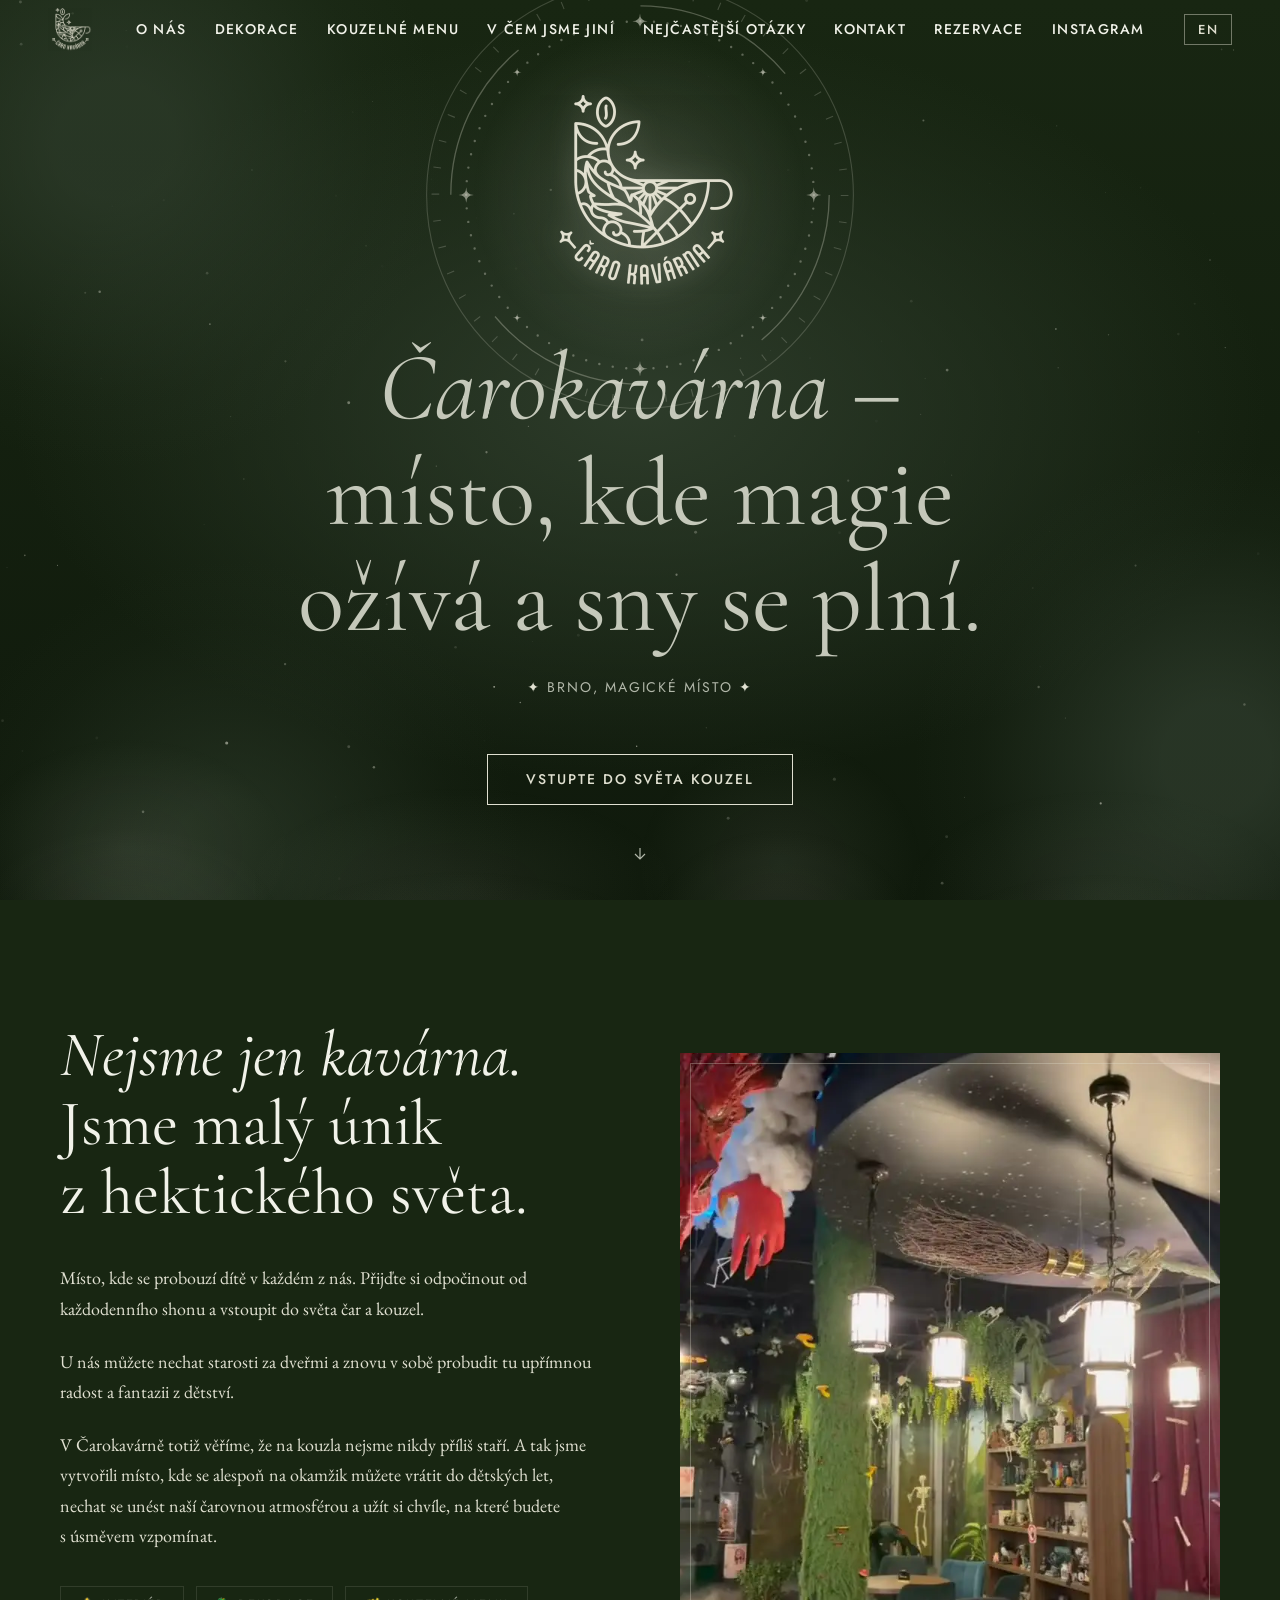
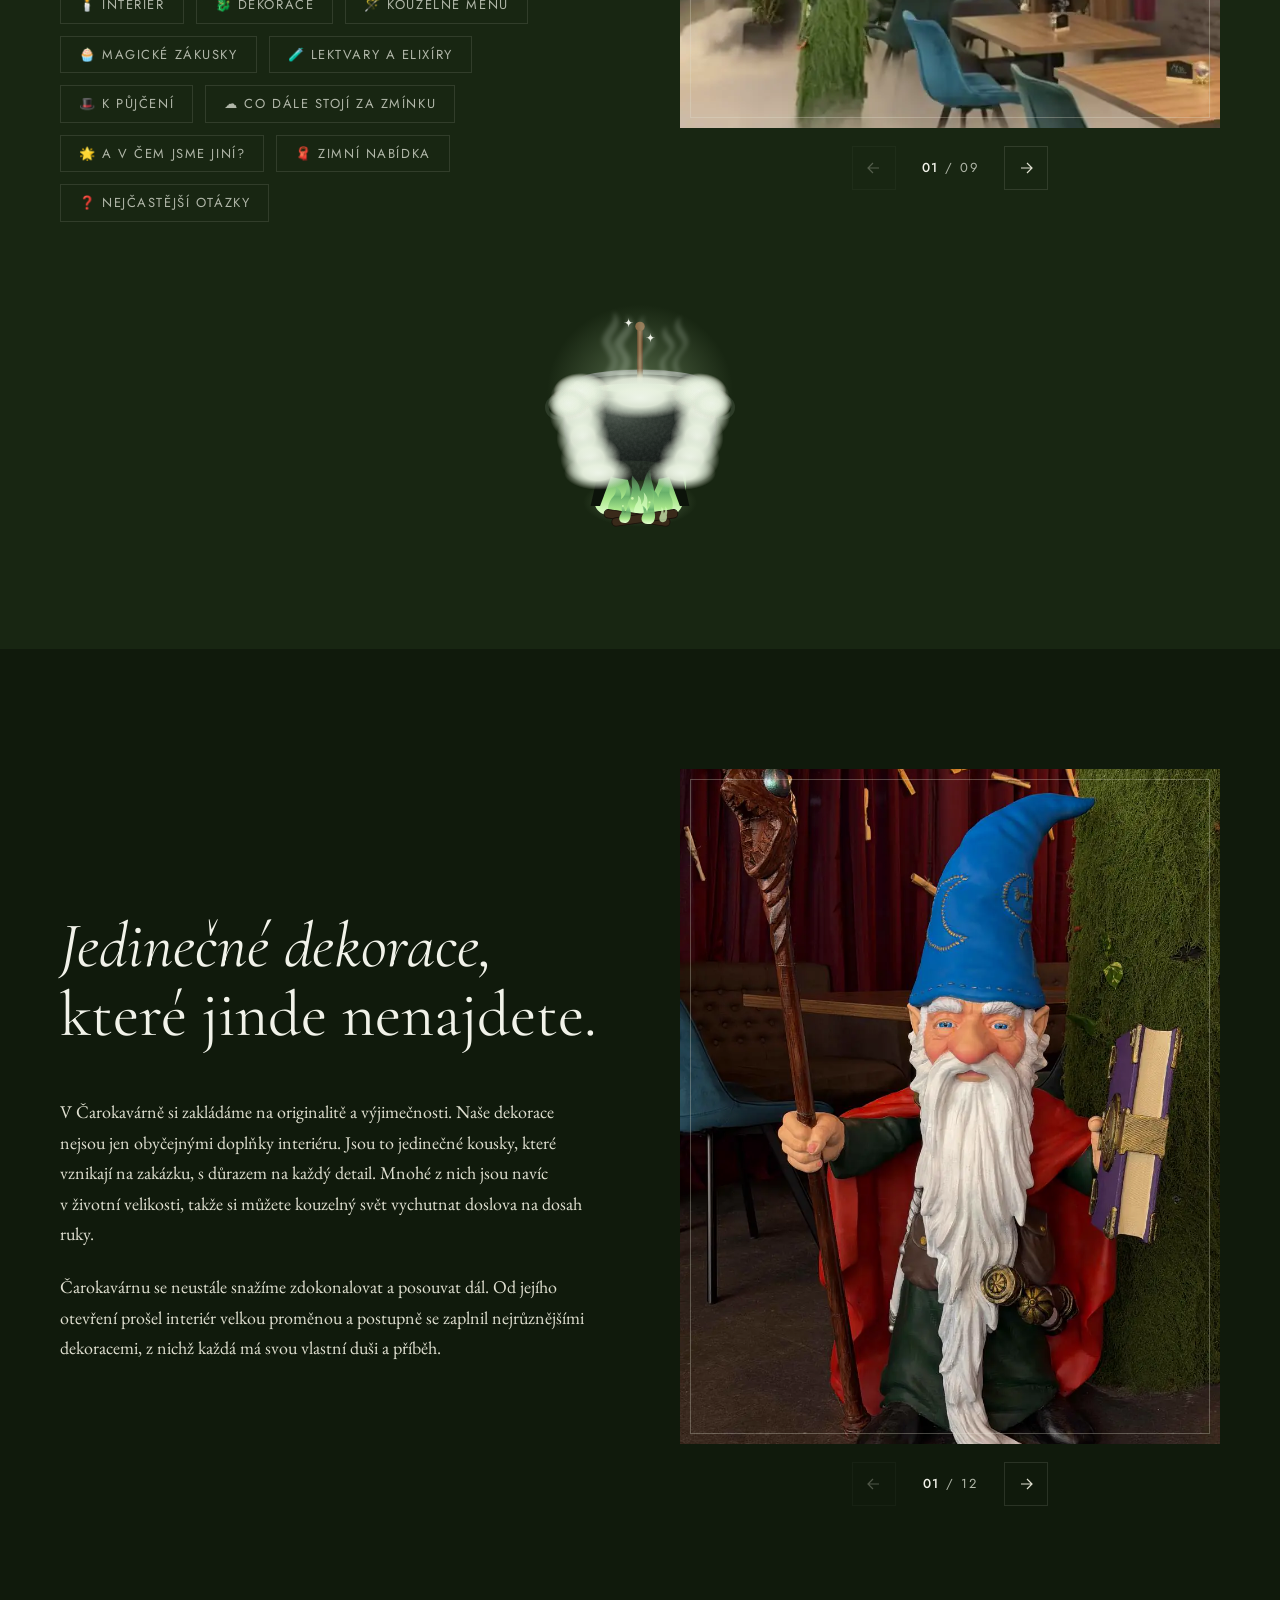
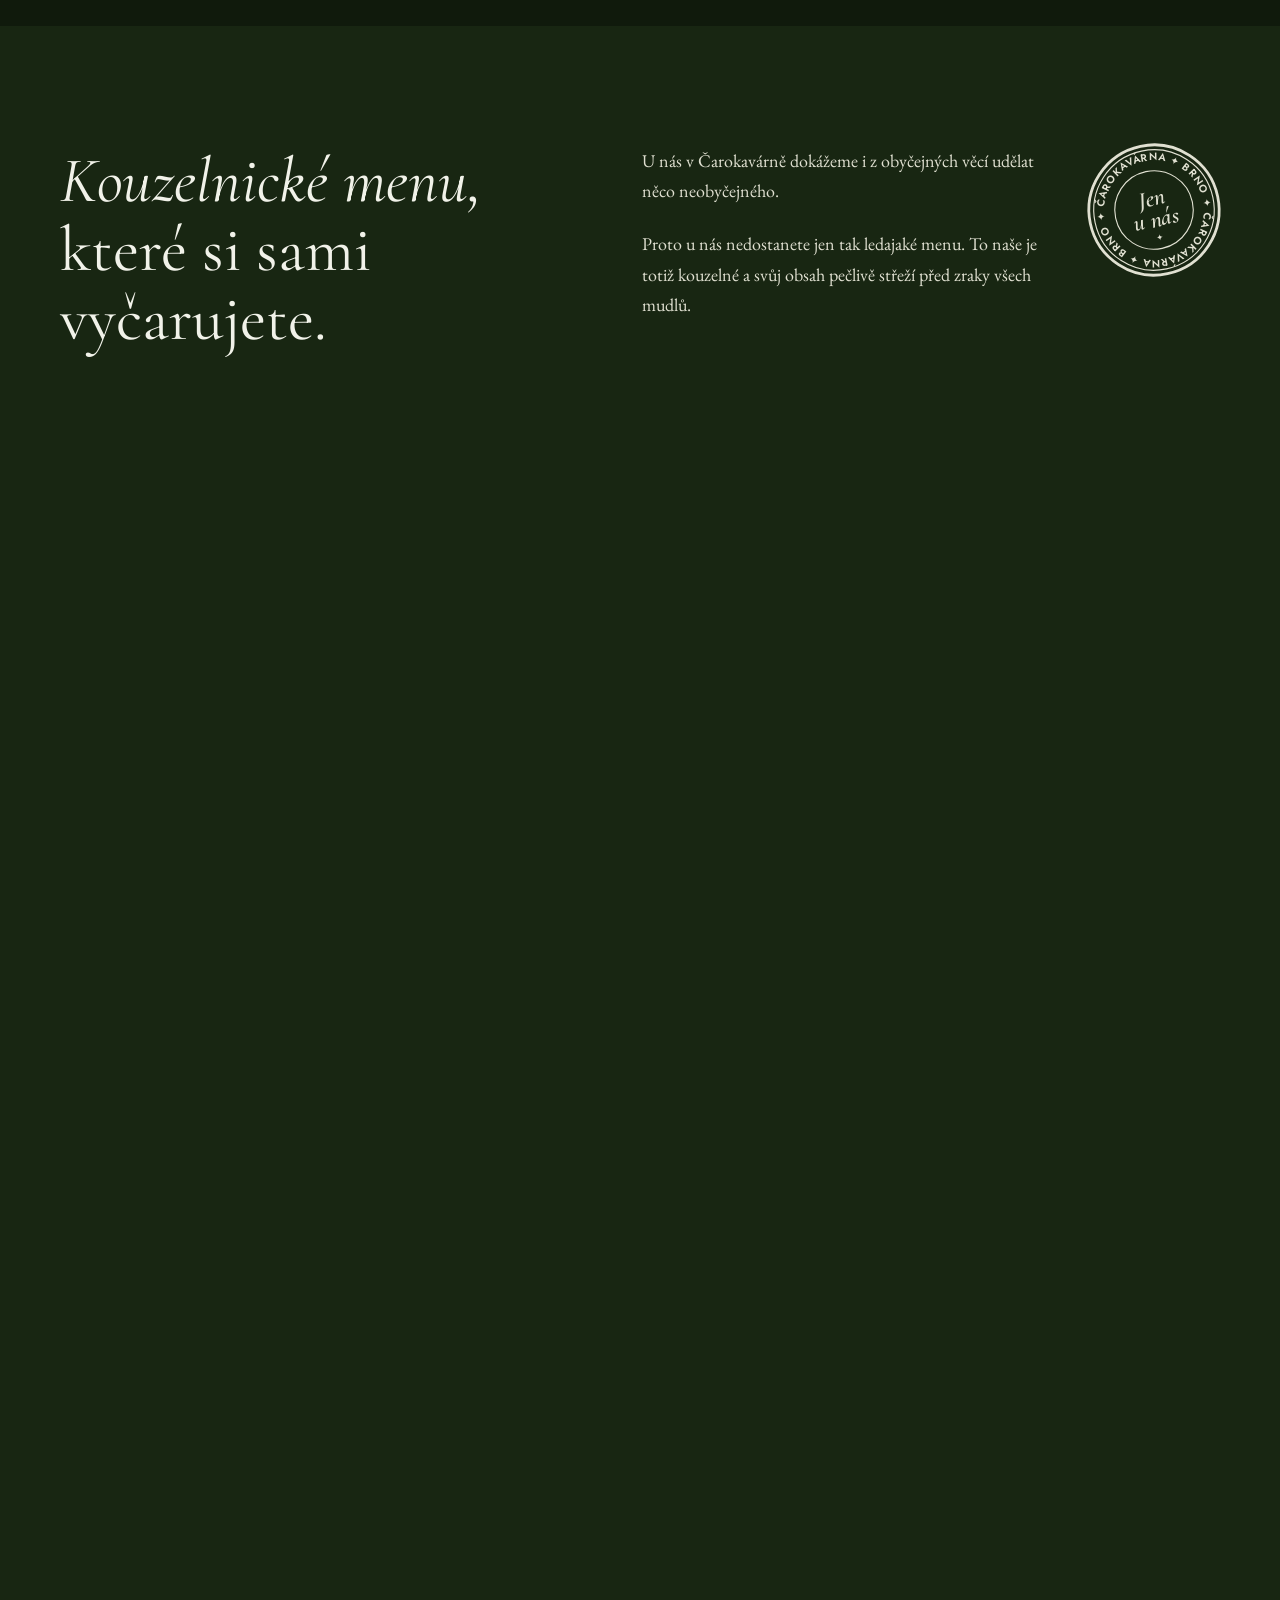
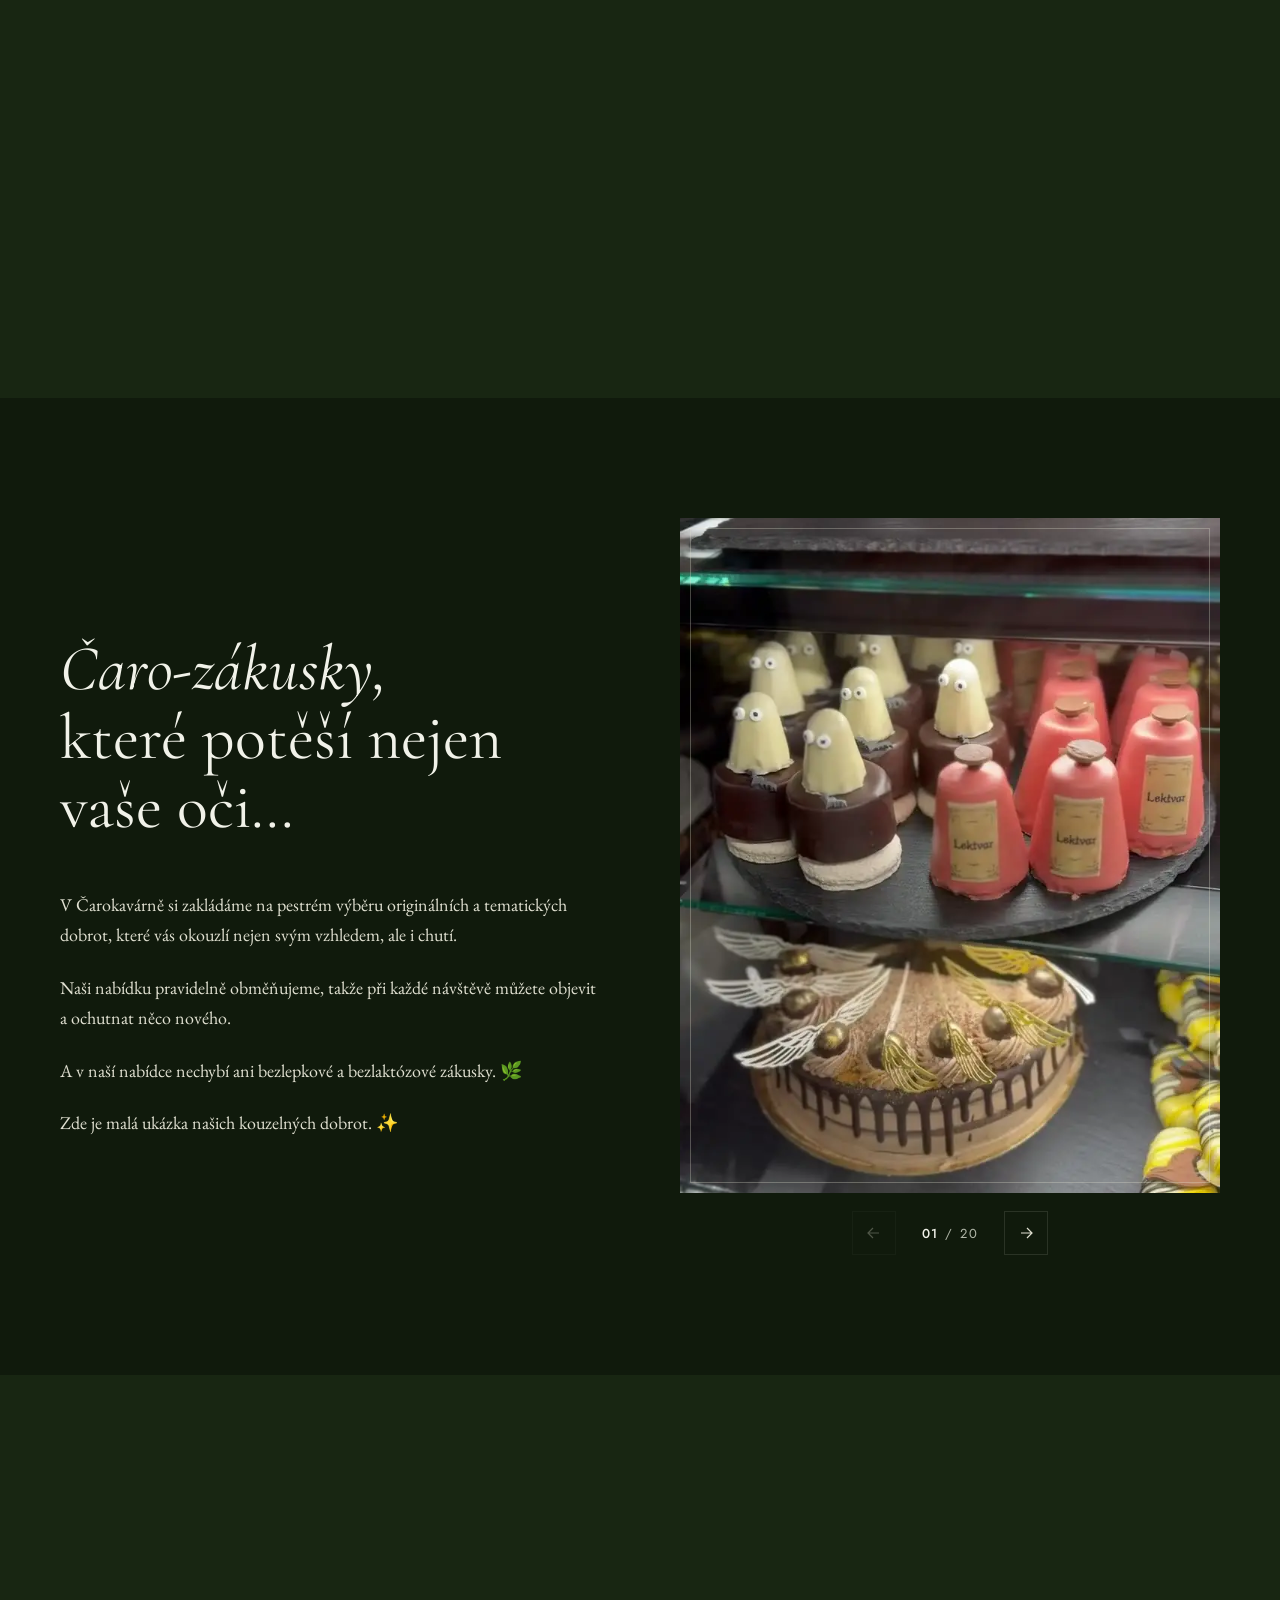
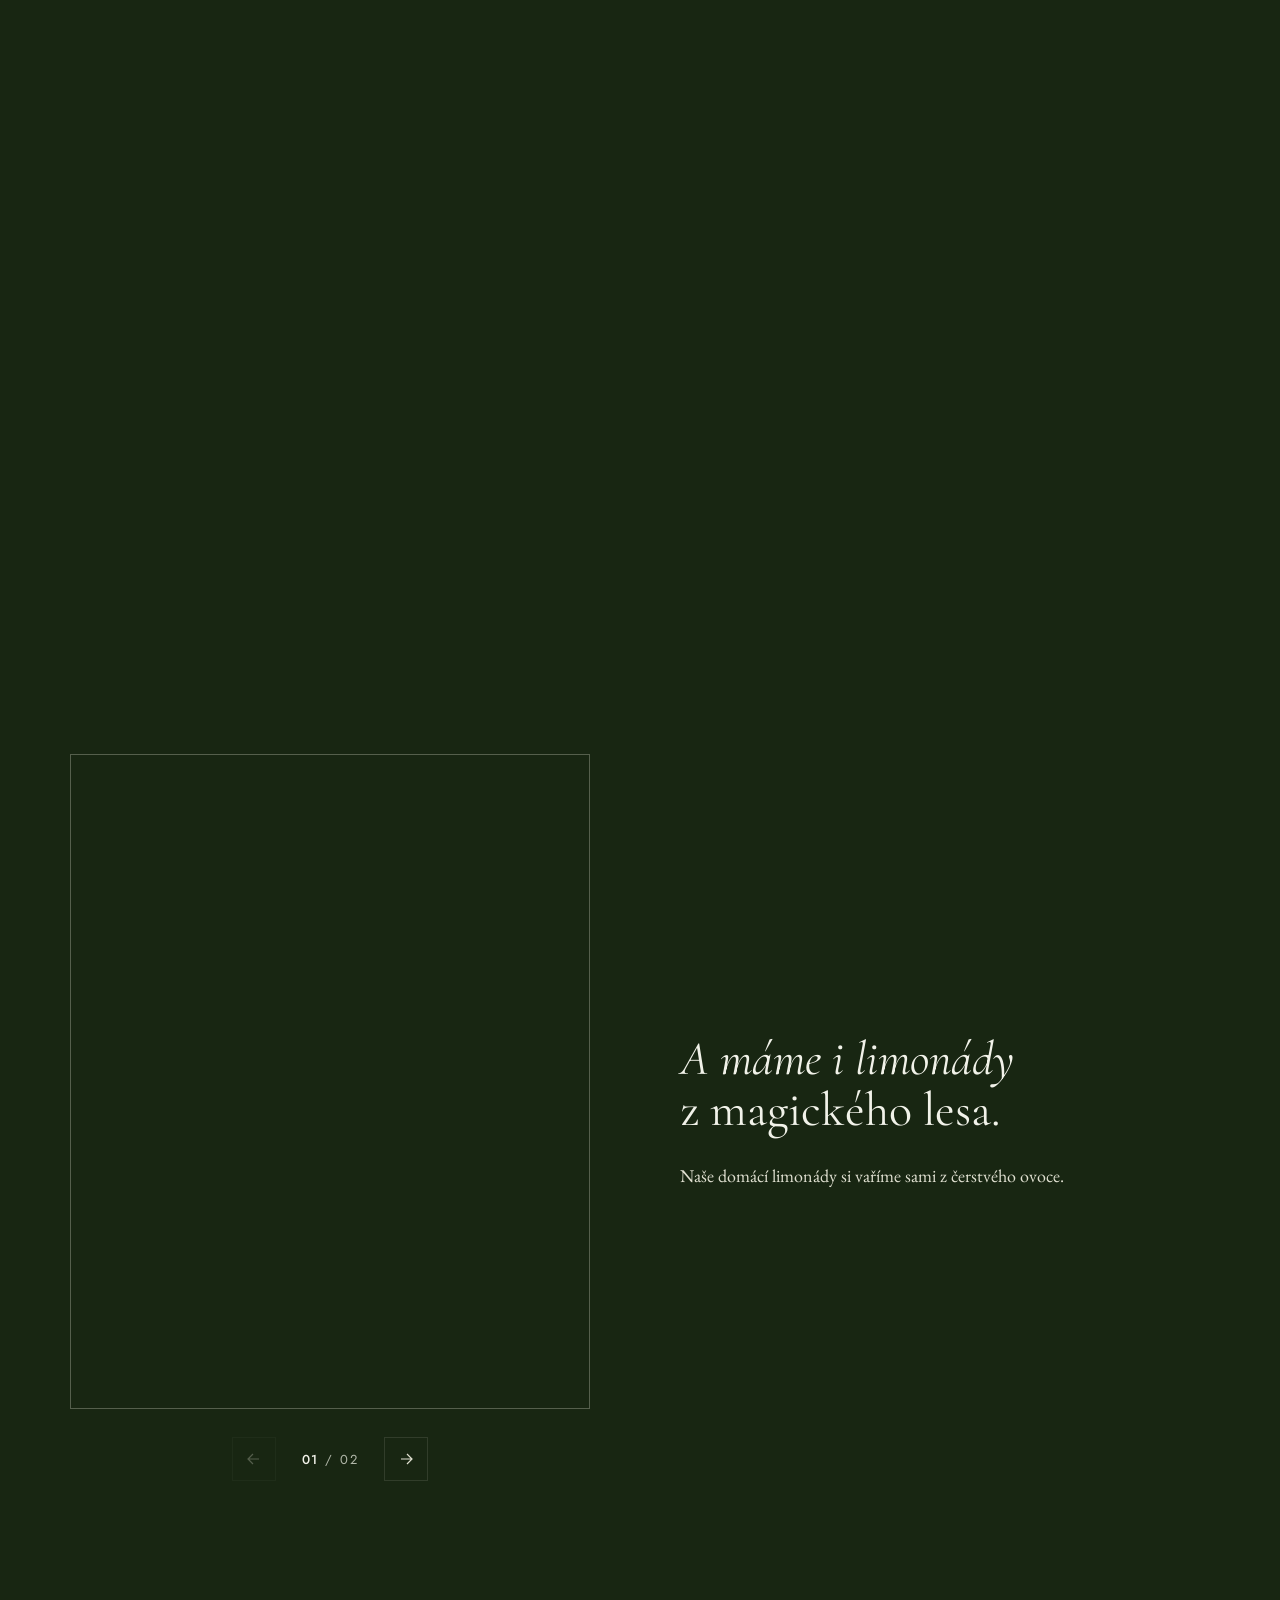
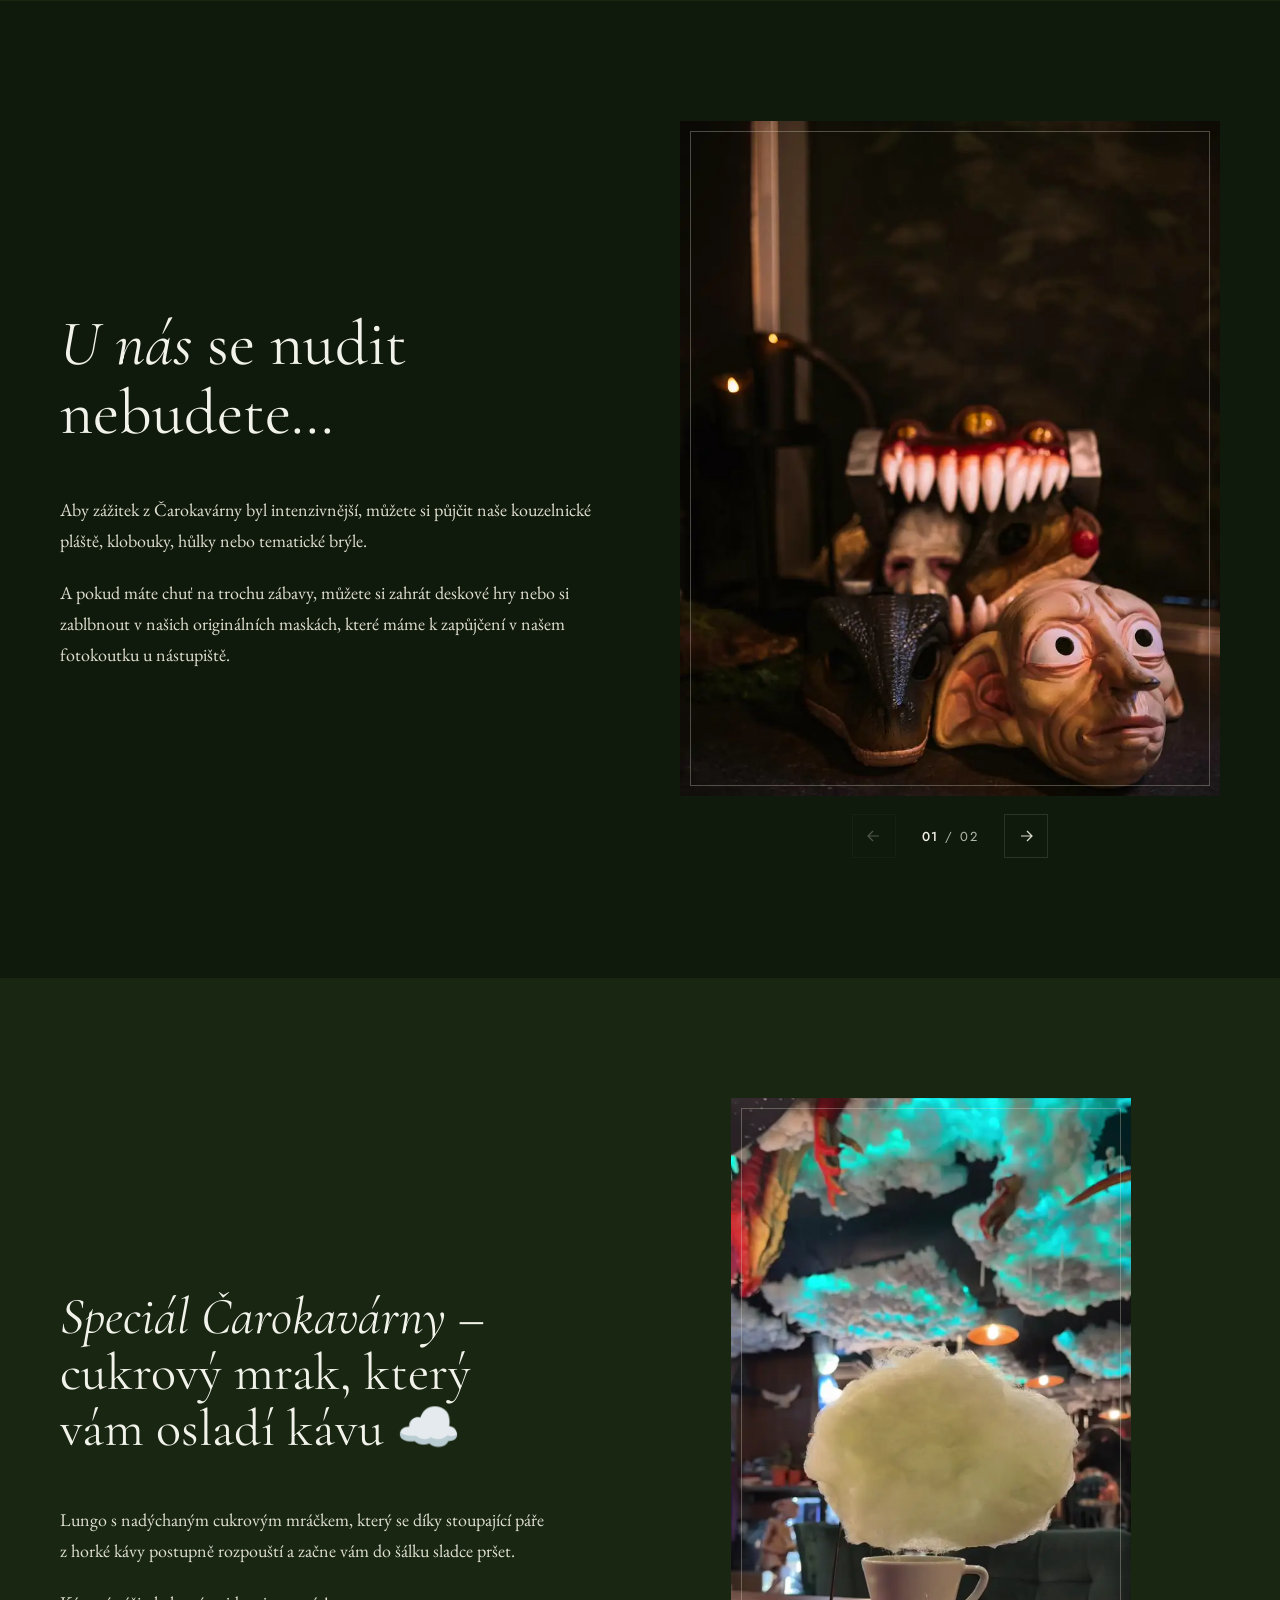
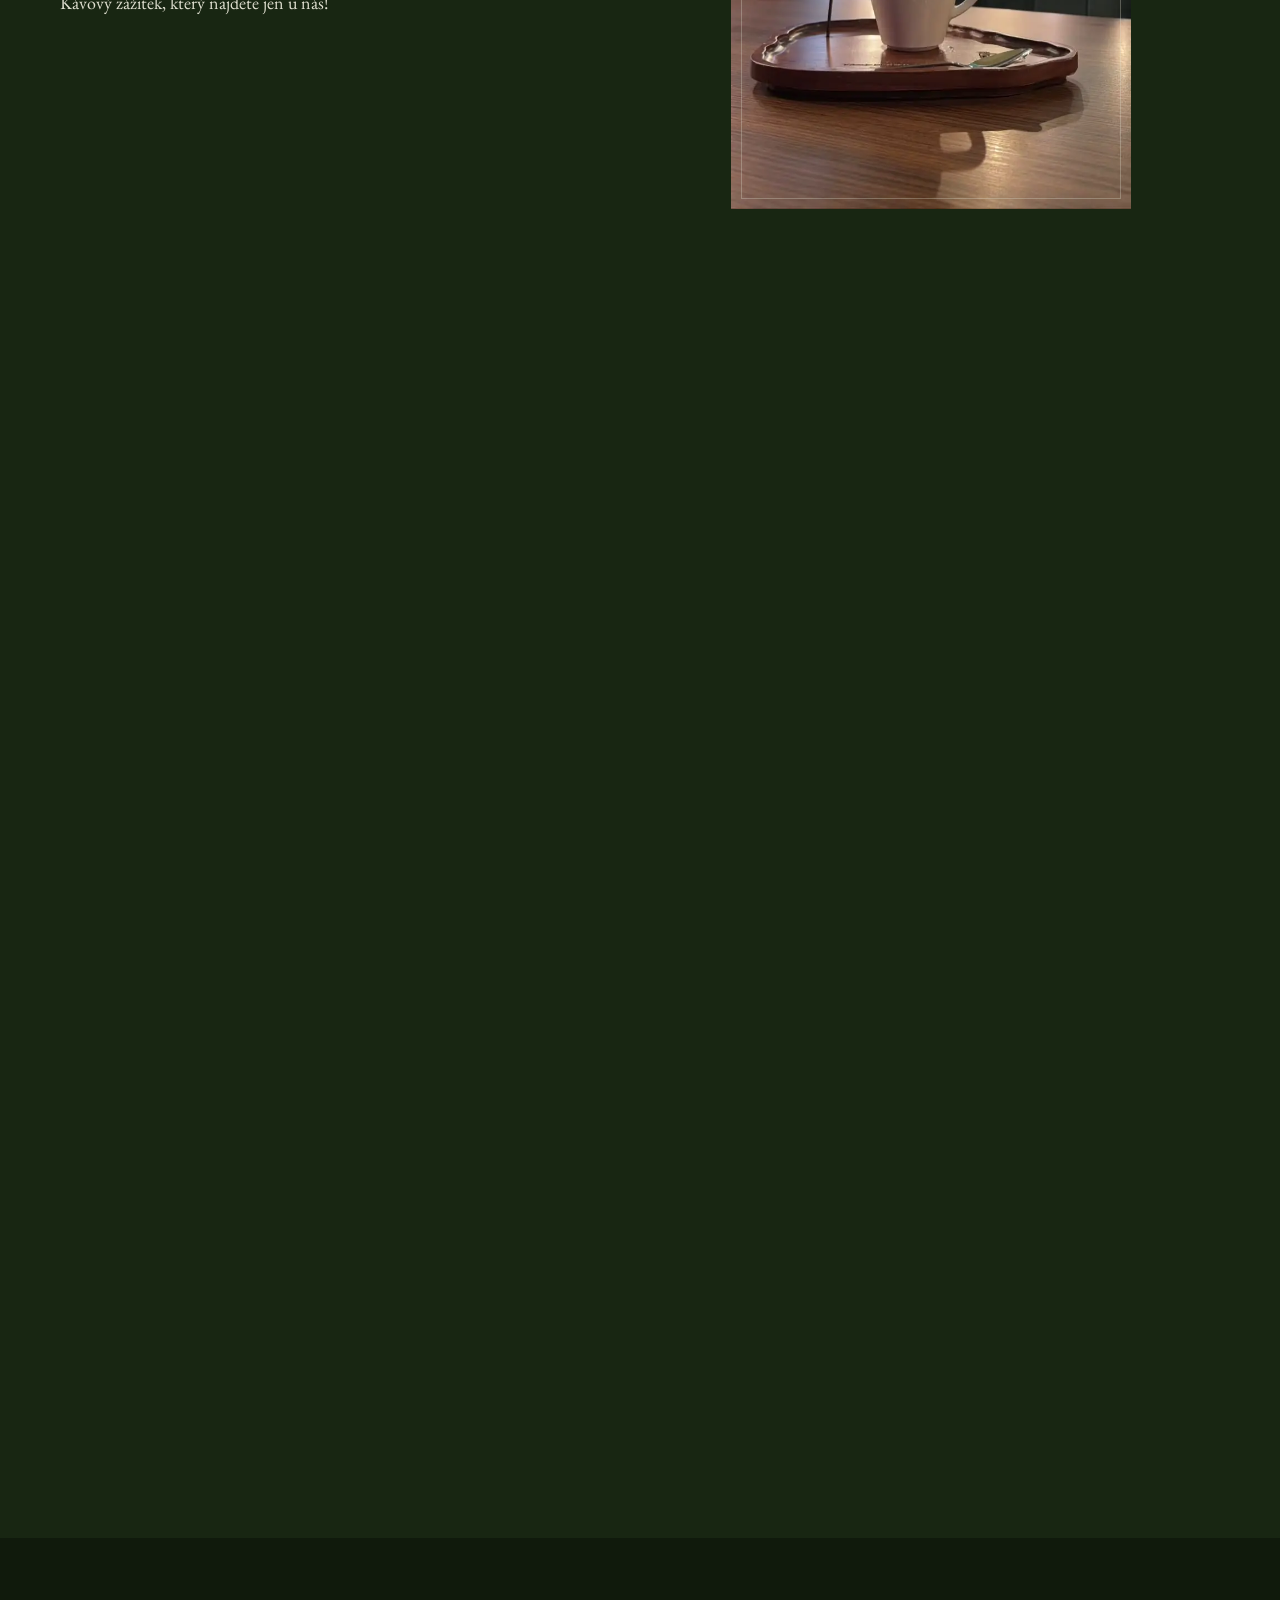
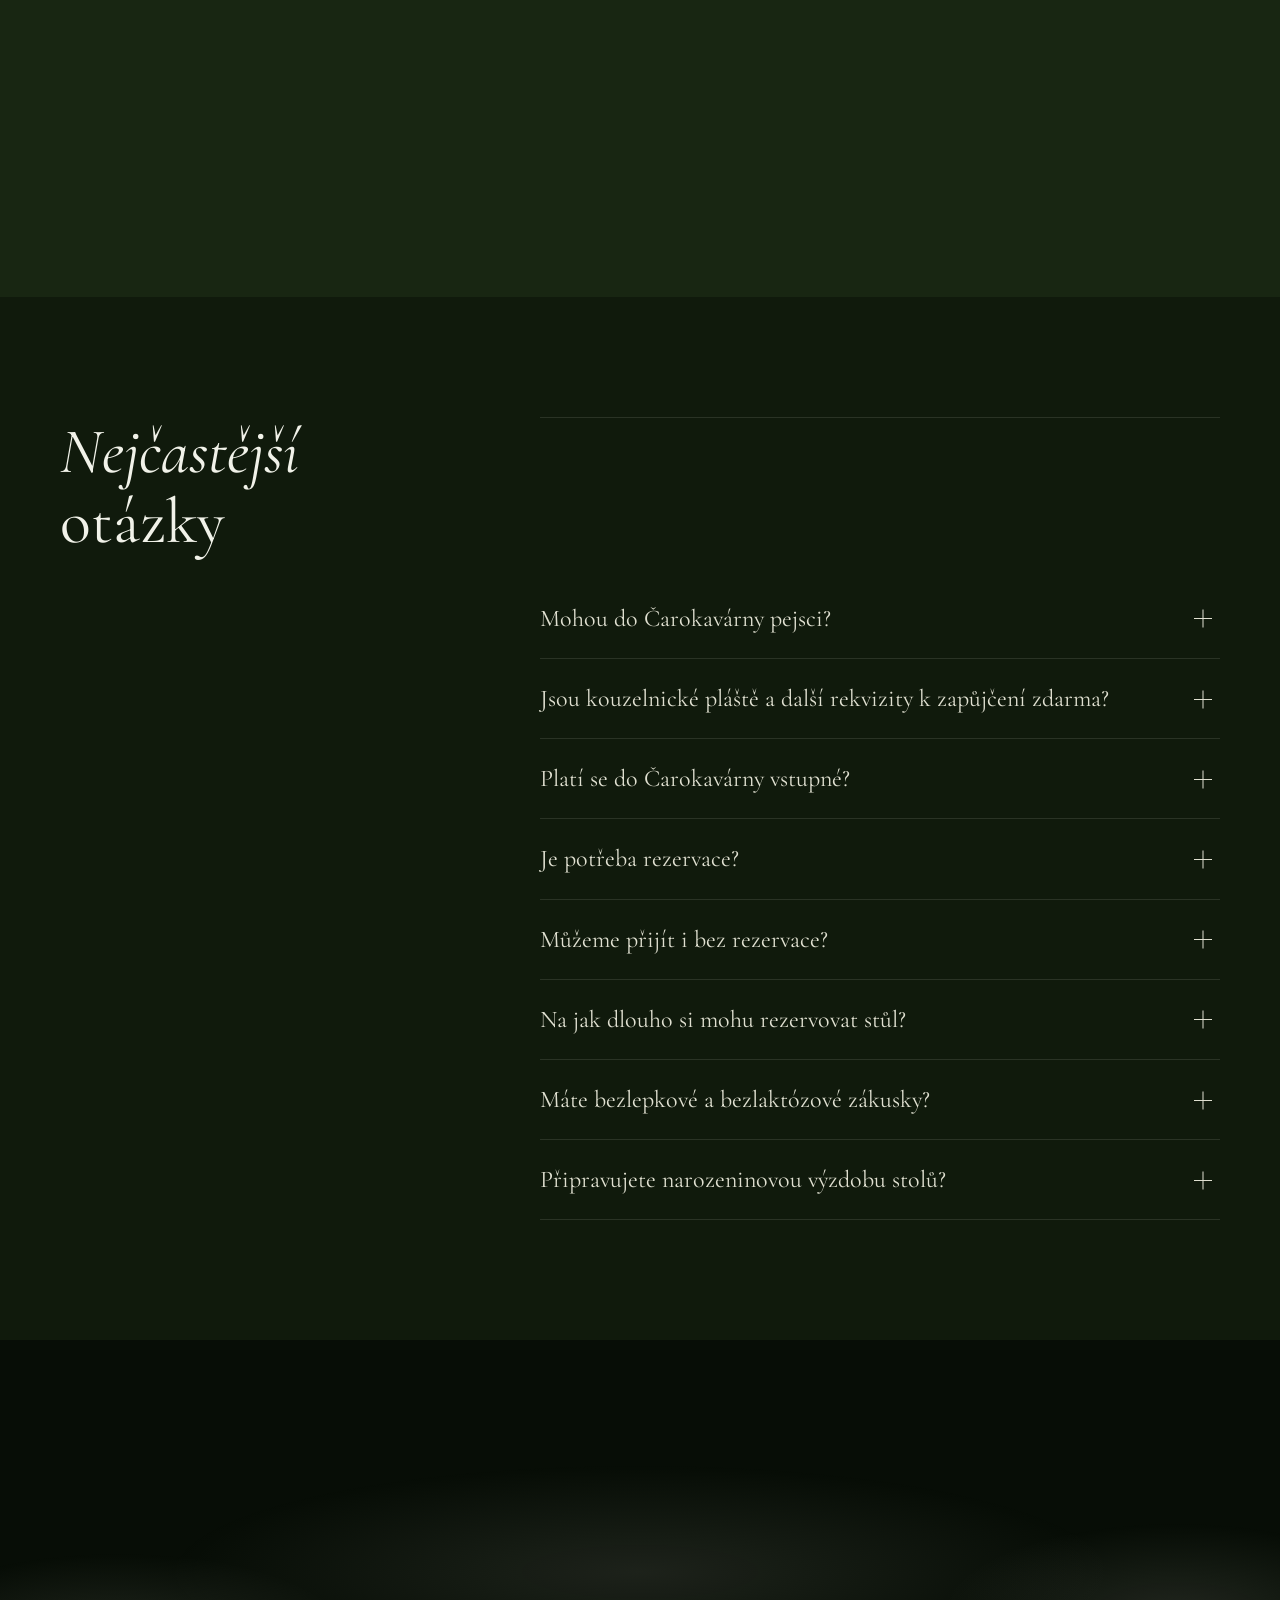
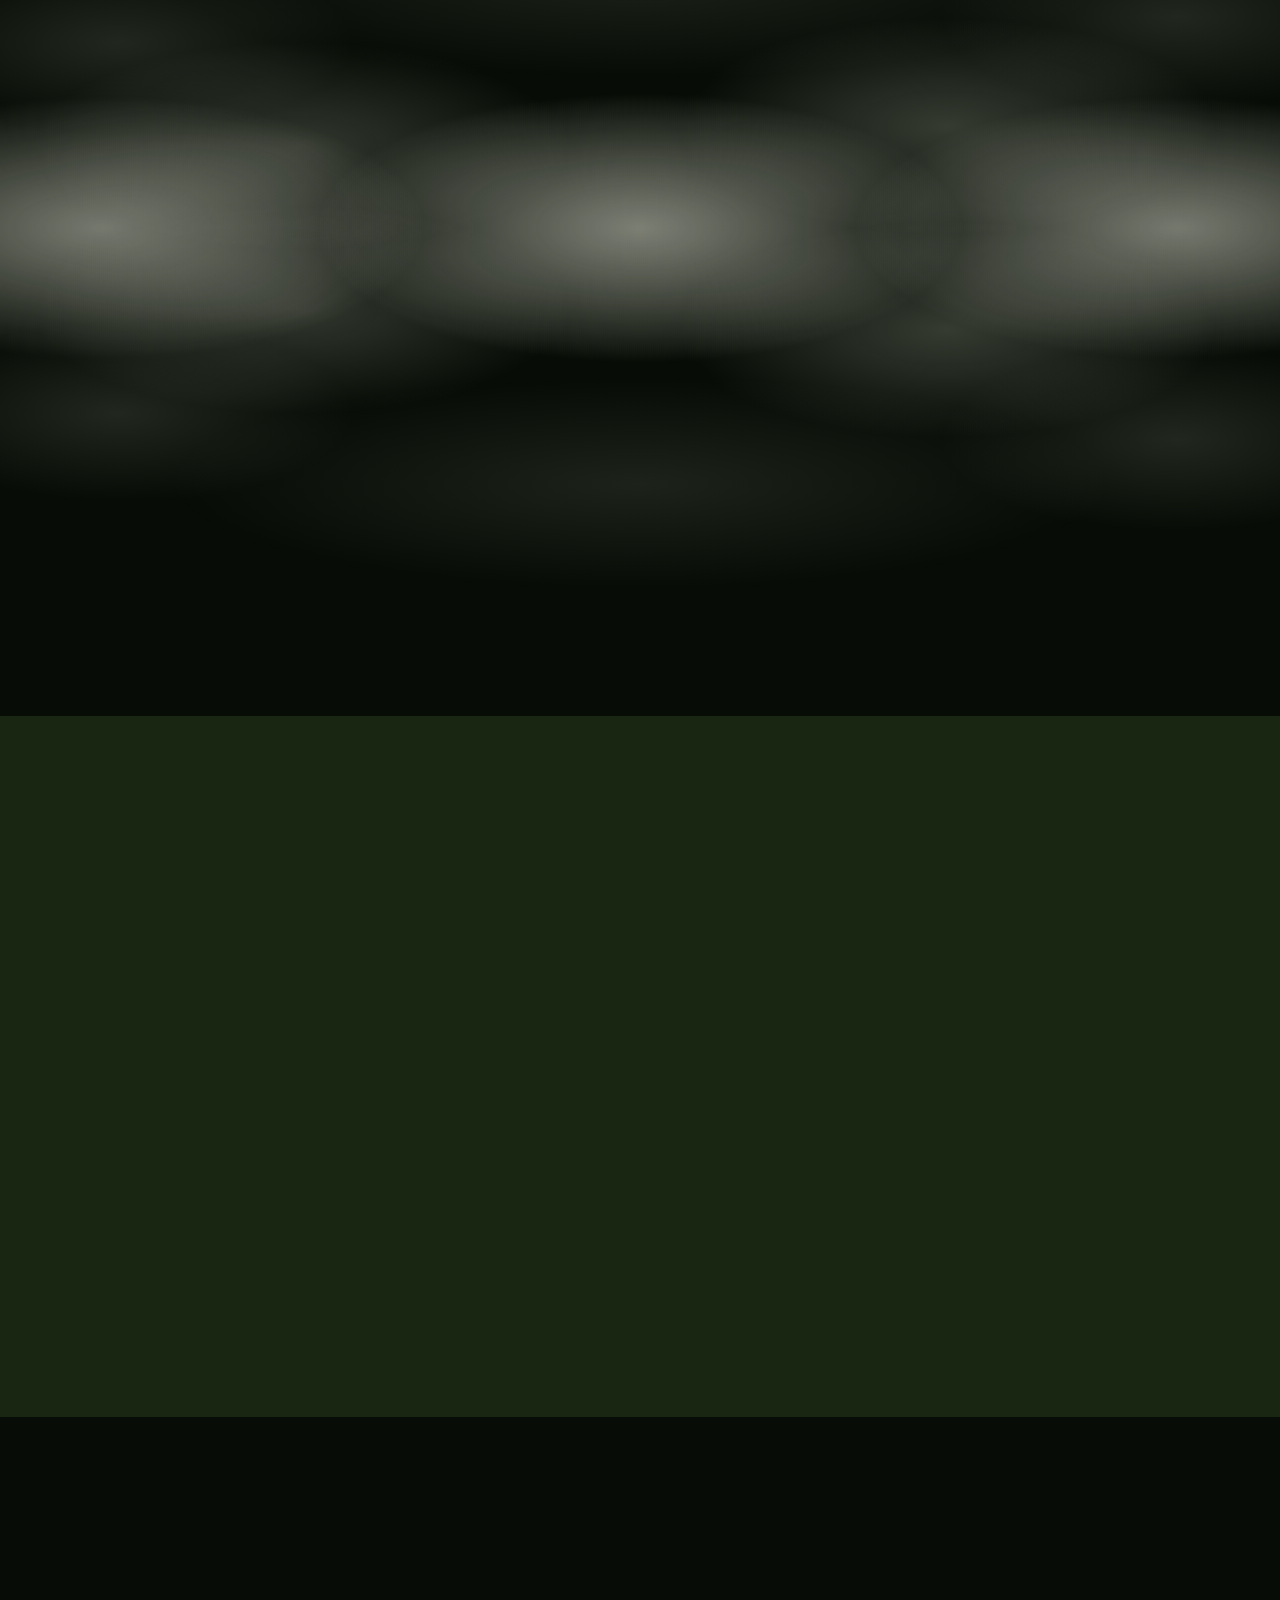
<file: index.html>
<!doctype html>
<html lang="cs">
<head>
  <meta charset="utf-8">
  <meta name="viewport" content="width=device-width, initial-scale=1">
  <title>Čarokavárna – místo, kde magie ožívá a sny se plní</title>
  <meta name="description" content="Čarokavárna — magická kavárna v Brně. Výběrová káva, kouřící lektvary, magické dortíky a kotlík se suchým ledem.">
  <meta name="theme-color" content="#070D06">
  <link rel="canonical" href="https://carokavarna.com/">
  <!-- language versions; en/index.html is generated from this file by tools/build-en.mjs — edit here, then run: node tools/build-en.mjs -->
  <link rel="alternate" hreflang="cs" href="https://carokavarna.com/">
  <link rel="alternate" hreflang="en" href="https://carokavarna.com/en/">
  <link rel="alternate" hreflang="x-default" href="https://carokavarna.com/">
  <link rel="icon" href="favicon.ico" sizes="48x48">
  <link rel="icon" type="image/png" href="assets/img/icons/icon-192.png" sizes="192x192">
  <link rel="apple-touch-icon" href="apple-touch-icon.png">
  <link rel="manifest" href="site.webmanifest">

  <!-- link previews (Facebook, Messenger, WhatsApp, Instagram DMs, X); og-image.jpg is 1200×630 -->
  <meta property="og:type" content="website">
  <meta property="og:site_name" content="Čarokavárna">
  <meta property="og:locale" content="cs_CZ">
  <meta property="og:url" content="https://carokavarna.com/">
  <meta property="og:title" content="Čarokavárna – magická kavárna v Brně">
  <meta property="og:description" content="Místo, kde magie ožívá a sny se plní. Výběrová káva, kouřící lektvary, magické dortíky a kotlík se suchým ledem v centru Brna.">
  <meta property="og:image" content="https://carokavarna.com/assets/img/og-image.jpg">
  <meta property="og:image:width" content="1200">
  <meta property="og:image:height" content="630">
  <meta property="og:image:alt" content="Logo Čarokavárny mezi fotkami interiéru s drakem v oblacích a podnosu magických zákusků u kouřícího kotlíku">
  <meta name="twitter:card" content="summary_large_image">
  <meta name="twitter:title" content="Čarokavárna – magická kavárna v Brně">
  <meta name="twitter:description" content="Místo, kde magie ožívá a sny se plní. Výběrová káva, kouřící lektvary a magické dortíky v centru Brna.">
  <meta name="twitter:image" content="https://carokavarna.com/assets/img/og-image.jpg">

  <!-- structured data for Google (business info + FAQ); keep hours and FAQ text in sync with the page -->
  <script type="application/ld+json">
  {
    "@context": "https://schema.org",
    "@type": "CafeOrCoffeeShop",
    "@id": "https://carokavarna.com/#cafe",
    "name": "Čarokavárna",
    "alternateName": "Čaro kavárna",
    "description": "Magická kavárna v Brně. Výběrová káva, kouřící lektvary, magické dortíky a kotlík se suchým ledem.",
    "url": "https://carokavarna.com/",
    "logo": "https://carokavarna.com/assets/img/logo.png",
    "image": [
      "https://carokavarna.com/assets/img/og-image.jpg",
      "https://carokavarna.com/assets/img/interier/05-hlavni-sal.webp",
      "https://carokavarna.com/assets/img/zakusky/05-podnos-kotlik.webp"
    ],
    "email": "carokavarna@gmail.com",
    "address": {
      "@type": "PostalAddress",
      "streetAddress": "Josefská 697/7 (pasáž EPNE)",
      "addressLocality": "Brno",
      "postalCode": "602 00",
      "addressCountry": "CZ"
    },
    "hasMap": "https://www.google.com/maps/search/?api=1&query=%C4%8Carokav%C3%A1rna%20Brno",
    "openingHoursSpecification": [{
      "@type": "OpeningHoursSpecification",
      "dayOfWeek": ["Tuesday", "Wednesday", "Thursday", "Friday", "Saturday", "Sunday"],
      "opens": "09:45",
      "closes": "20:00"
    }],
    "servesCuisine": ["Káva", "Dezerty", "Horká čokoláda", "Limonády"],
    "acceptsReservations": true,
    "isAccessibleForFree": true,
    "sameAs": ["https://www.instagram.com/carokavarna_brno/"],
    "parentOrganization": {
      "@type": "Organization",
      "name": "Magic Coffee s.r.o.",
      "identifier": "21218919",
      "address": {
        "@type": "PostalAddress",
        "streetAddress": "Josefská 697/7",
        "addressLocality": "Brno",
        "postalCode": "602 00",
        "addressCountry": "CZ"
      }
    }
  }
  </script>
  <script type="application/ld+json">
  {
    "@context": "https://schema.org",
    "@type": "FAQPage",
    "mainEntity": [
      {"@type": "Question", "name": "Mohou k vám i děti?",
       "acceptedAnswer": {"@type": "Answer", "text": "Samozřejmě! Čarokavárna je otevřená malým i velkým kouzelníkům a nemáme žádné věkové omezení. Bez problémů k nám můžete dorazit i s kočárkem."}},
      {"@type": "Question", "name": "Mohu u vás zakoupit dárkový poukaz?",
       "acceptedAnswer": {"@type": "Answer", "text": "Ano! V Čarokavárně nabízíme dárkové poukazy v hodnotě 500 Kč a 1 000 Kč, a to dle aktuální dostupnosti. Poukazy je možné zakoupit pouze osobně přímo v Čarokavárně. Online prodej ani zasílání poukazů bohužel nenabízíme."}},
      {"@type": "Question", "name": "Mohou do Čarokavárny pejsci?",
       "acceptedAnswer": {"@type": "Answer", "text": "Bohužel ne. V celé pasáži, ve které se Čarokavárna nachází, je vstup se psy zakázán. Děkujeme za pochopení."}},
      {"@type": "Question", "name": "Jsou kouzelnické pláště a další rekvizity k zapůjčení zdarma?",
       "acceptedAnswer": {"@type": "Answer", "text": "Ano! Veškeré rekvizity, které u nás nabízíme k zapůjčení, jsou zcela zdarma. Ať už jde o kouzelnické pláště, klobouky, masky, hůlky nebo deskové hry, vše si můžete během návštěvy bezplatně vyzkoušet."}},
      {"@type": "Question", "name": "Platí se do Čarokavárny vstupné?",
       "acceptedAnswer": {"@type": "Answer", "text": "Ne, žádné vstupné se u nás neplatí. Hradíte pouze to, co si u nás objednáte."}},
      {"@type": "Question", "name": "Je potřeba rezervace?",
       "acceptedAnswer": {"@type": "Answer", "text": "O víkendech, svátcích a během prázdnin rezervaci rozhodně doporučujeme, protože bývá často plno. Ve všední dny mimo svátky a prázdniny rezervace zpravidla není potřeba, ale pokud chcete mít jistotu volného místa, doporučujeme si stůl rezervovat."}},
      {"@type": "Question", "name": "Můžeme přijít i bez rezervace?",
       "acceptedAnswer": {"@type": "Answer", "text": "Samozřejmě! Pro návštěvníky bez rezervace máme vyhrazené čtyři stoly. O víkendech, svátcích a během prázdnin se však může stát, že budou zrovna obsazené. V takovém případě stačí chvíli počkat, než se některý uvolní. Ve všední dny mimo svátky a prázdniny se k nám zpravidla dostanete i bez rezervace a bez čekání."}},
      {"@type": "Question", "name": "Na jak dlouho si mohu rezervovat stůl?",
       "acceptedAnswer": {"@type": "Answer", "text": "Standardní délka rezervace je jedna hodina. Pokud si však chcete kouzelnou atmosféru užít déle, můžete si rezervovat i další navazující časový slot."}},
      {"@type": "Question", "name": "Máte bezlepkové a bezlaktózové zákusky?",
       "acceptedAnswer": {"@type": "Answer", "text": "Ano, máme! Čerstvé bezlepkové a bezlaktózové zákusky nám pravidelně dovážejí každé úterý, středu a pátek. Někdy nám zůstanou i na následující den, ale právě v uvedené dny máte největší jistotu, že je u nás najdete."}},
      {"@type": "Question", "name": "Připravujete narozeninovou výzdobu stolů?",
       "acceptedAnswer": {"@type": "Answer", "text": "Bohužel narozeninovou výzdobu stolů z kapacitních důvodů nezajišťujeme. Rádi vám ale narozeninovou oslavu alespoň trochu zpříjemníme! Do vybraného dortíku vám můžeme zapíchnout a zapálit narozeninovou svíčku."}}
    ]
  }
  </script>
  <link rel="preconnect" href="https://fonts.googleapis.com">
  <link rel="preconnect" href="https://fonts.gstatic.com" crossorigin>
  <link href="https://fonts.googleapis.com/css2?family=Cormorant+Garamond:ital,wght@0,400;0,500;1,400;1,500&family=EB+Garamond:ital,wght@0,400;0,500;1,400&family=Jost:wght@400;500&display=swap" rel="stylesheet">
  <!-- ?v= busts stale caches (in-app browsers like Messenger hold on to old files) — bump it on every deploy that changes CSS/JS -->
  <link rel="stylesheet" href="css/style.css?v=20261128a">
</head>
<body class="is-loading">

  <canvas class="sparkle-canvas" aria-hidden="true"></canvas>
  <div class="scroll-progress" aria-hidden="true"></div>

  <!-- ===== Navigation ===== -->
  <header class="nav">
    <a class="nav__logo logo" href="#top" aria-label="Čarokavárna — domů">
      <img src="assets/img/logo.webp" width="400" height="400" alt="">
    </a>
    <nav class="nav__links" id="nav-links" aria-label="Hlavní navigace">
      <a href="#o-nas" data-i18n="nav.about">O nás</a>
      <a href="#dekorace" data-i18n="nav.decor">Dekorace</a>
      <a href="#listek" data-i18n="nav.leaflet">Kouzelné menu</a>
      <a href="#v-cem-jsme-jini" data-i18n="nav.unique">V&nbsp;čem jsme jiní</a>
      <a href="#otazky" data-i18n="nav.faq">Nejčastější otázky</a>
      <a href="#kontakt" data-i18n="nav.branches">Kontakt</a>
      <a href="#rezervace" data-i18n="nav.reservation">Rezervace</a>
      <a href="#instagram">Instagram</a>
    </nav>
    <a class="nav__lang" href="en/" hreflang="en" lang="en" aria-label="English version">EN</a>
    <button class="nav__burger" type="button" aria-controls="nav-links" aria-expanded="false" aria-label="Menu">
      <span></span><span></span>
    </button>
  </header>

  <main id="top">
    <!-- ===== Hero ===== -->
    <section class="hero">
      <div class="hero__glow hero__glow--1"></div>
      <div class="hero__glow hero__glow--2"></div>
      <div class="hero__glow hero__glow--3"></div>
      <canvas class="hero__dust" aria-hidden="true"></canvas>
      <div class="hero__fog" aria-hidden="true"></div>
      <div class="hero__fog hero__fog--2" aria-hidden="true"></div>

      <div class="hero__content">
        <div class="hero__logo logo" title="Klikněte pro kouzlo ✦">
          <!-- magic circle: rings, ticks, dotted orbit and stars — each layer rotates at its own pace -->
          <!-- each layer is its own <svg> so it rotates on the GPU (see .hero__circle svg in style.css) -->
          <div class="hero__circle" aria-hidden="true">
            <svg class="mc-outer" viewBox="0 0 400 400">
              <circle class="mc-line" cx="200" cy="200" r="194"/>
              <circle class="mc-ticks" cx="200" cy="200" r="186"/>
            </svg>
            <svg class="mc-arcs" viewBox="0 0 400 400">
              <circle class="mc-arc" cx="200" cy="200" r="172"/>
            </svg>
            <svg class="mc-inner" viewBox="0 0 400 400">
              <defs>
                <path id="mc-star" d="M0,-7 Q0,0 7,0 Q0,0 0,7 Q0,0 -7,0 Q0,0 0,-7Z"/>
                <path id="mc-star-sm" d="M0,-4 Q0,0 4,0 Q0,0 0,4 Q0,0 -4,0 Q0,0 0,-4Z"/>
              </defs>
              <circle class="mc-dots" cx="200" cy="200" r="158"/>
              <use href="#mc-star" x="200" y="42"/>
              <use href="#mc-star" x="358" y="200"/>
              <use href="#mc-star" x="200" y="358"/>
              <use href="#mc-star" x="42" y="200"/>
              <use href="#mc-star-sm" x="311.7" y="88.3"/>
              <use href="#mc-star-sm" x="311.7" y="311.7"/>
              <use href="#mc-star-sm" x="88.3" y="311.7"/>
              <use href="#mc-star-sm" x="88.3" y="88.3"/>
            </svg>
          </div>
          <img src="assets/img/logo.webp" width="400" height="400" alt="Čarokavárna">
        </div>
        <h1 class="hero__title">
          <em data-i18n="hero.line1">Čarokavárna –</em>
          <span data-i18n="hero.line2">místo, kde magie ožívá a&nbsp;sny se plní.</span>
        </h1>
        <p class="hero__sub"><span aria-hidden="true">✦</span> <span data-i18n="hero.tag">Brno, magické místo</span> <span aria-hidden="true">✦</span></p>
        <a class="btn btn--outline hero__cta" href="#o-nas" data-i18n="hero.cta">Vstupte do světa kouzel</a>
      </div>

      <a class="hero__scroll" href="#o-nas" aria-label="Posunout dolů">
        <svg viewBox="0 0 16 16" width="16" height="16" aria-hidden="true"><path d="M8 2v11M3 8l5 5 5-5" fill="none" stroke="currentColor" stroke-width="1.2"/></svg>
      </a>
    </section>

    <!-- ===== O nás ===== -->
    <section class="section section--about" id="o-nas">
      <div class="container about">
        <div class="about__text">
          <h2 class="title reveal">
            <em data-i18n="about.title1">Nejsme jen kavárna.</em><br>
            <span data-i18n-html="about.title">Jsme malý únik<br>z&nbsp;hektického světa.</span>
          </h2>
          <p class="lead reveal" data-i18n="about.p1">Místo, kde se probouzí dítě v&nbsp;každém z&nbsp;nás. Přijďte si odpočinout od každodenního shonu a&nbsp;vstoupit do světa čar a&nbsp;kouzel.</p>
          <p class="lead reveal" data-i18n="about.p2">U&nbsp;nás můžete nechat starosti za dveřmi a&nbsp;znovu v&nbsp;sobě probudit tu upřímnou radost a&nbsp;fantazii z&nbsp;dětství.</p>
          <p class="lead reveal" data-i18n="about.p3">V&nbsp;Čarokavárně totiž věříme, že na kouzla nejsme nikdy příliš staří. A&nbsp;tak jsme vytvořili místo, kde se alespoň na okamžik můžete vrátit do dětských let, nechat se unést naší čarovnou atmosférou a&nbsp;užít si chvíle, na které budete s&nbsp;úsměvem vzpomínat.</p>
          <ul class="chips reveal reveal--stagger">
            <!-- linked chips are <a class="chip" href="#section-id">; a plain label with no navigation is <span class="chip chip--static"> -->
            <li><span class="chip chip--static"><span aria-hidden="true">🕯️</span> <span data-i18n="chip.interior">Interiér</span></span></li>
            <li><a class="chip" href="#dekorace"><span aria-hidden="true">🐉</span> <span data-i18n="chip.decor">Dekorace</span></a></li>
            <li><a class="chip" href="#listek"><span aria-hidden="true">🪄</span> <span data-i18n="chip.leaflet">Kouzelné menu</span></a></li>
            <li><a class="chip" href="#zakusky"><span aria-hidden="true">🧁</span> <span data-i18n="chip.cakes">Magické zákusky</span></a></li>
            <li><a class="chip" href="#lektvary"><span aria-hidden="true">🧪</span> <span data-i18n="chip.potions">Lektvary a elixíry</span></a></li>
            <li><a class="chip" href="#pujceni"><span aria-hidden="true">🎩</span> <span data-i18n="chip.rental">K půjčení</span></a></li>
            <li><a class="chip" href="#specialita"><span aria-hidden="true">☁️</span> <span data-i18n="chip.special">Co dále stojí za zmínku</span></a></li>
            <li><a class="chip" href="#v-cem-jsme-jini"><span aria-hidden="true">🌟</span> <span data-i18n="chip.unique">A v&nbsp;čem jsme jiní?</span></a></li>
            <li data-season="zima"><a class="chip" href="#zimni-nabidka"><span aria-hidden="true">🧣</span> <span data-i18n="chip.winter">Zimní nabídka</span></a></li>
            <li><a class="chip" href="#otazky"><span aria-hidden="true">❓</span> <span data-i18n="chip.faq">Nejčastější otázky</span></a></li>
          </ul>
        </div>
        <!-- bubbling cauldron, side view: a ladle stirs a glowing potion over green witch-fire.
             Drawn back to front: glow → fire → back rim → potion → ladle → pot body → front rim → steam -->
        <button class="about__cauldron reveal" type="button" aria-label="Zamíchat lektvarem" title="Zamíchejte lektvarem ✦">
          <svg class="cauldron" viewBox="0 0 200 264" role="img" aria-label="Bublající kotlík s lektvarem">
            <defs>
              <radialGradient id="cd-glow" cx="50%" cy="50%" r="50%">
                <stop offset="0" stop-color="#B9D9A3" stop-opacity=".38"/>
                <stop offset="1" stop-color="#B9D9A3" stop-opacity="0"/>
              </radialGradient>
              <linearGradient id="cd-potion" x1="0" y1="0" x2="0" y2="1">
                <stop offset="0" stop-color="#D6EEC2"/>
                <stop offset="1" stop-color="#7FAE6A"/>
              </linearGradient>
              <radialGradient id="cd-iron" cx="36%" cy="25%" r="75%">
                <stop offset="0" stop-color="#566057"/><stop offset=".28" stop-color="#303a32"/>
                <stop offset=".65" stop-color="#171e1a"/><stop offset="1" stop-color="#080c0a"/>
              </radialGradient>
              <linearGradient id="cd-metal-rim" x1="0" y1="0" x2="0" y2="1">
                <stop stop-color="#879187"/><stop offset=".45" stop-color="#303b32"/><stop offset="1" stop-color="#0b110d"/>
              </linearGradient>
              <filter id="cd-texture" x="0" y="0" width="100%" height="100%">
                <feTurbulence type="fractalNoise" baseFrequency=".32" numOctaves="3" seed="8" result="grain"/>
                <feColorMatrix in="grain" type="saturate" values="0"/>
              </filter>
              <clipPath id="cd-body-clip"><path d="M34 112 C12 132 12 180 48 202 Q100 224 152 202 C188 180 188 132 166 112 A66 12 0 0 1 34 112Z"/></clipPath>
              <linearGradient id="cd-flame" x1="0" y1="1" x2="0" y2="0">
                <stop offset="0" stop-color="#e4ffd0"/>
                <stop offset=".22" stop-color="#a8e78a"/>
                <stop offset=".58" stop-color="#63ad68" stop-opacity=".9"/>
                <stop offset="1" stop-color="#94d69b" stop-opacity="0"/>
              </linearGradient>
              <radialGradient id="cd-steam" cx="50%" cy="50%" r="50%">
                <stop offset="0" stop-color="#edf4e8"/>
                <stop offset=".45" stop-color="#e8f1df" stop-opacity=".92"/>
                <stop offset=".72" stop-color="#dce8d5" stop-opacity=".55"/>
                <stop offset="1" stop-color="#E0E0D1" stop-opacity="0"/>
              </radialGradient>
              <filter id="cd-vapour-blur" x="-80%" y="-30%" width="260%" height="160%"><feGaussianBlur stdDeviation="2.2"/></filter>
              <linearGradient id="cd-wood" x1="0" y1="0" x2="1" y2="0">
                <stop offset="0" stop-color="#6B5134"/>
                <stop offset=".5" stop-color="#A0805A"/>
                <stop offset="1" stop-color="#5A4229"/>
              </linearGradient>
              <!-- hides the part of the ladle that is under the potion surface -->
              <clipPath id="cd-above">
                <rect x="-40" y="-140" width="80" height="140"/>
              </clipPath>
              <path id="cd-star" d="M0,-5 Q0,0 5,0 Q0,0 0,5 Q0,0 -5,0 Q0,0 0,-5Z"/>
            </defs>

            <ellipse class="cd-glow" cx="100" cy="120" rx="98" ry="92" fill="url(#cd-glow)"/>

            <!-- fire behind the pot (only its glow and tips around the belly show) -->
            <ellipse class="cd-fireglow" cx="100" cy="236" rx="60" ry="26" fill="url(#cd-glow)"/>
            <g class="cd-fire">
              <g transform="translate(70 250) scale(1.4 1.9)"><path class="cd-flame cd-flame--2" d="M0 0 C-13 0 -16 -8 -10 -17 C-8 -21 -10 -26 -13 -29 C-5 -27 -4 -22 -3 -20 C-1 -29 7 -31 3 -43 C15 -34 8 -27 11 -22 C17 -13 13 -3 6 -1 Q3 0 0 0Z"/></g>
              <g transform="translate(130 250) scale(1.4 1.9)"><path class="cd-flame cd-flame--3" d="M0 0 C-12 0 -14 -9 -9 -16 C-5 -22 -9 -27 -7 -34 C-3 -29 0 -27 0 -21 C5 -28 3 -34 10 -40 C8 -30 15 -24 13 -15 C12 -5 8 0 0 0Z"/></g>
            </g>

            <!-- back rim -->
            <path class="cd-rim" d="M34 112 A66 12 0 0 1 166 112"/>

            <!-- dark inner wall, then the potion sitting a little below the rim, with a swirl turning on it -->
            <ellipse class="cd-inside" cx="100" cy="112" rx="63" ry="10.5"/>
            <ellipse cx="100" cy="119" rx="57" ry="8" fill="url(#cd-potion)"/>
            <ellipse cx="92" cy="116.5" rx="35" ry="2.2" fill="#f3ffe2" opacity=".28"/>
            <ellipse class="cd-swirl" cx="100" cy="119" rx="40" ry="5.2"/>
            <ellipse class="cd-swirl cd-swirl--2" cx="100" cy="119" rx="22" ry="3"/>

            <!-- blobs swelling and popping on the surface -->
            <g class="cd-blobs">
              <circle class="cd-blob cd-blob--1" cx="70" cy="118" r="4.5"/>
              <circle class="cd-blob cd-blob--2" cx="126" cy="120" r="3.6"/>
              <circle class="cd-blob cd-blob--3" cx="96" cy="115" r="3.2"/>
              <circle class="cd-blob cd-blob--4" cx="142" cy="117" r="2.8"/>
            </g>

            <!-- the ladle: x-swing and y-bob run a quarter beat apart, so its tip traces an ellipse -->
            <g transform="translate(100 119)">
              <g class="cd-stir-y">
                <g class="cd-stir-x">
                  <ellipse class="cd-ripple" cx="0" cy="0" rx="9" ry="2.4"/>
                  <g clip-path="url(#cd-above)">
                    <rect x="-3" y="-66" width="6" height="76" rx="3" fill="url(#cd-wood)"/>
                    <circle cx="0" cy="-68" r="5" fill="#8A6A45"/>
                  </g>
                  <use class="cd-twinkle cd-twinkle--1" href="#cd-star" x="-12" y="-72"/>
                  <use class="cd-twinkle cd-twinkle--2" href="#cd-star" x="11" y="-56"/>
                </g>
              </g>
            </g>

            <!-- pot body, legs and ear rings -->
            <path class="cd-leg" d="M58 196 L48 240 L58 240 L72 202Z"/>
            <path class="cd-leg" d="M142 196 L152 240 L142 240 L128 202Z"/>
            <!-- top edge follows the front rim's curve so the whole potion surface stays visible -->
            <path d="M34 112 C12 132 12 180 48 202 Q100 224 152 202 C188 180 188 132 166 112 A66 12 0 0 1 34 112Z" fill="url(#cd-iron)"/>
            <g clip-path="url(#cd-body-clip)">
              <rect class="cd-grain" x="20" y="110" width="160" height="110" filter="url(#cd-texture)" opacity=".13"/>
              <ellipse cx="91" cy="215" rx="65" ry="23" fill="#b1d99a" opacity=".07"/>
              <path d="M42 135 C36 160 45 188 66 199" fill="none" stroke="#dce9d8" stroke-opacity=".1" stroke-width="7" stroke-linecap="round"/>
            </g>
            <path class="cd-shine" d="M44 128 C34 146 36 170 52 186"/>
            <!-- side handles: an iron ring hanging from a lug on each shoulder, swaying with the stirring -->
            <g class="cd-handle cd-handle--l">
              <circle class="cd-ring" cx="13" cy="136" r="11"/>
              <rect class="cd-lug" x="16" y="118" width="12" height="11" rx="3"/>
            </g>
            <g class="cd-handle cd-handle--r">
              <circle class="cd-ring" cx="187" cy="136" r="11"/>
              <rect class="cd-lug" x="172" y="118" width="12" height="11" rx="3"/>
            </g>

            <!-- front rim -->
            <path class="cd-rim cd-rim--front" d="M34 112 A66 12 0 0 0 166 112"/>

            <!-- flames licking the bottom of the pot, logs and embers -->
            <g class="cd-fire">
              <g transform="translate(78 252)"><path class="cd-flame cd-flame--2" d="M0 0 C-12 0 -14 -9 -9 -18 C-6 -23 -2 -24 -4 -33 C2 -29 3 -24 2 -19 C8 -24 9 -31 7 -38 C16 -30 15 -25 13 -18 C17 -8 11 0 0 0Z"/></g>
              <g transform="translate(122 252) scale(.9 1.05)"><path class="cd-flame cd-flame--3" d="M0 0 C-13 0 -16 -8 -10 -17 C-8 -21 -10 -26 -13 -29 C-5 -27 -4 -22 -3 -20 C-1 -29 7 -31 3 -43 C15 -34 8 -27 11 -22 C17 -13 13 -3 6 -1 Q3 0 0 0Z"/></g>
              <g transform="translate(100 252) scale(1.15 1.3)"><path class="cd-flame cd-flame--1" d="M0 0 C-12 0 -14 -9 -9 -16 C-5 -22 -9 -27 -7 -34 C-3 -29 0 -27 0 -21 C5 -28 3 -34 10 -40 C8 -30 15 -24 13 -15 C12 -5 8 0 0 0Z"/></g>
              <g transform="translate(100 252) scale(.55 .7)"><path class="cd-flame cd-flame--core" d="M0 0 C-12 0 -14 -9 -9 -18 C-6 -23 -2 -24 -4 -33 C2 -29 3 -24 2 -19 C8 -24 9 -31 7 -38 C16 -30 15 -25 13 -18 C17 -8 11 0 0 0Z"/></g>
            </g>
            <rect class="cd-log" x="62" y="248" width="70" height="9" rx="4.5" transform="rotate(8 97 252)"/>
            <rect class="cd-log" x="70" y="248" width="70" height="9" rx="4.5" transform="rotate(-8 105 252)"/>
            <g class="cd-fire cd-fire--front" aria-hidden="true">
              <g transform="translate(84 258) scale(.52 .57)"><path class="cd-flame cd-flame--2" d="M0 0 C-12 -1 -14 -9 -8 -17 C-4 -22 -8 -27 -6 -32 C0 -29 1 -23 0 -19 C5 -25 5 -32 9 -37 C8 -27 14 -22 12 -14 C11 -5 7 0 0 0Z"/></g>
              <g transform="translate(108 259) scale(.6 .7)"><path class="cd-flame cd-flame--3" d="M0 0 C-11 0 -13 -8 -8 -15 C-5 -20 -8 -23 -9 -28 C-3 -25 -2 -21 -1 -18 C1 -26 8 -28 5 -38 C14 -31 10 -24 12 -19 C15 -10 12 -2 5 0Z"/></g>
              <g transform="translate(124 257) scale(.35 .48)"><path class="cd-flame cd-flame--core" d="M0 0 C-11 0 -13 -9 -7 -17 C-3 -23 -5 -28 -3 -34 C0 -27 4 -24 3 -19 C8 -25 9 -30 8 -35 C16 -26 13 -19 12 -15 C14 -7 10 0 0 0Z"/></g>
            </g>
            <circle class="cd-ember cd-ember--1" cx="92" cy="232" r="1.4"/>
            <circle class="cd-ember cd-ember--2" cx="110" cy="236" r="1.1"/>
            <circle class="cd-ember cd-ember--3" cx="82" cy="240" r="1"/>

            <!-- splashes leaping out and steam rising -->
            <g class="cd-bubbles">
              <circle class="cd-bubble cd-bubble--1" cx="78" cy="110" r="3"/>
              <circle class="cd-bubble cd-bubble--2" cx="118" cy="110" r="2.2"/>
              <circle class="cd-bubble cd-bubble--3" cx="132" cy="112" r="2.6"/>
              <circle class="cd-bubble cd-bubble--4" cx="90" cy="112" r="1.8"/>
              <circle class="cd-bubble cd-bubble--5" cx="66" cy="112" r="2"/>
            </g>
            <g class="cd-steam" aria-hidden="true">
              <path class="cd-vapour cd-vapour--1" d="M79 110 C69 100 85 94 80 83 C76 74 68 72 76 62 C83 53 90 50 86 39 C98 49 91 57 85 65 C78 74 90 79 90 87 C91 98 81 101 87 110Z"/>
              <path class="cd-vapour cd-vapour--2" d="M105 111 C115 101 100 95 104 85 C109 75 119 73 115 63 C111 54 100 50 105 39 C94 47 99 58 106 65 C113 73 99 79 98 88 C97 98 108 103 101 111Z"/>
              <path class="cd-vapour cd-vapour--3" d="M125 110 C135 101 122 96 127 86 C130 80 139 75 135 67 C132 60 125 58 128 50 C120 57 125 65 130 70 C136 77 121 82 121 90 C120 99 130 104 122 110Z"/>
              <path class="cd-vapour cd-vapour--4" d="M63 111 C57 101 73 94 68 83 C64 73 56 69 63 58 C68 49 74 46 72 35 C81 44 78 52 72 60 C65 70 77 76 78 85 C80 97 67 102 72 111Z"/>
              <path class="cd-vapour cd-vapour--5" d="M141 111 C149 101 135 95 141 84 C146 75 154 71 149 61 C146 54 139 50 143 40 C132 49 138 58 144 65 C150 74 136 79 135 89 C133 99 144 104 138 111Z"/>
              <!-- A continuous cloud bank feeds rolling fog down to the base of the pot. -->
              <ellipse class="cd-fog cd-fog--surface" cx="100" cy="114" rx="72" ry="19"/>
              <ellipse class="cd-fog cd-fog--front" cx="100" cy="126" rx="56" ry="22"/>
            </g>
            <g class="cd-overflow" aria-hidden="true">
              <g class="cd-cloud-bank cd-cloud-bank--left">
                <ellipse class="cd-cloud" cx="38" cy="124" rx="32" ry="23"/>
                <ellipse class="cd-cloud" cx="35" cy="145" rx="30" ry="26"/>
                <ellipse class="cd-cloud" cx="40" cy="168" rx="28" ry="28"/>
                <ellipse class="cd-cloud" cx="48" cy="190" rx="32" ry="26"/>
                <ellipse class="cd-cloud" cx="56" cy="205" rx="36" ry="18"/>
              </g>
              <g transform="translate(38 119)"><g class="cd-cascade cd-cascade--left" style="--cloud-delay: -0s"><ellipse class="cd-cloud" cx="0" cy="0" rx="29" ry="19"/><ellipse class="cd-cloud" cx="-13" cy="13" rx="22" ry="16"/></g></g>
              <g transform="translate(38 119)"><g class="cd-cascade cd-cascade--left" style="--cloud-delay: -1.7s"><ellipse class="cd-cloud" cx="0" cy="0" rx="29" ry="19"/><ellipse class="cd-cloud" cx="-13" cy="13" rx="22" ry="16"/></g></g>
              <g transform="translate(38 119)"><g class="cd-cascade cd-cascade--left" style="--cloud-delay: -3.4s"><ellipse class="cd-cloud" cx="0" cy="0" rx="29" ry="19"/><ellipse class="cd-cloud" cx="-13" cy="13" rx="22" ry="16"/></g></g>
              <g class="cd-cloud-bank cd-cloud-bank--right">
                <ellipse class="cd-cloud" cx="162" cy="124" rx="32" ry="23"/>
                <ellipse class="cd-cloud" cx="165" cy="145" rx="30" ry="26"/>
                <ellipse class="cd-cloud" cx="160" cy="168" rx="28" ry="28"/>
                <ellipse class="cd-cloud" cx="152" cy="190" rx="32" ry="26"/>
                <ellipse class="cd-cloud" cx="144" cy="205" rx="36" ry="18"/>
              </g>
              <g transform="translate(162 119)"><g class="cd-cascade cd-cascade--right" style="--cloud-delay: -0s"><ellipse class="cd-cloud" cx="0" cy="0" rx="29" ry="19"/><ellipse class="cd-cloud" cx="13" cy="13" rx="22" ry="16"/></g></g>
              <g transform="translate(162 119)"><g class="cd-cascade cd-cascade--right" style="--cloud-delay: -1.7s"><ellipse class="cd-cloud" cx="0" cy="0" rx="29" ry="19"/><ellipse class="cd-cloud" cx="13" cy="13" rx="22" ry="16"/></g></g>
              <g transform="translate(162 119)"><g class="cd-cascade cd-cascade--right" style="--cloud-delay: -3.4s"><ellipse class="cd-cloud" cx="0" cy="0" rx="29" ry="19"/><ellipse class="cd-cloud" cx="13" cy="13" rx="22" ry="16"/></g></g>
            </g>
          </svg>
        </button>
        <!-- carousel: swipe / scroll-snap track, arrows + counter; a click opens the photo in the lightbox -->
        <div class="about__photo carousel carousel--burn reveal" role="region" aria-roledescription="carousel" aria-label="Interiér Čarokavárny">
          <div class="carousel__track" tabindex="0">
            <figure class="carousel__slide framed"><video src="assets/video/interier-pruchod.mp4" data-poster="assets/video/interier-pruchod-poster.webp" width="720" height="1280" muted loop playsinline preload="none" data-inview-play aria-label="Procházka Čarokavárnou — drak, popínavé rostliny, dráček a mlha ze suchého ledu"></video></figure>
            <figure class="carousel__slide framed"><img src="assets/img/interier/01-vstup-sova.webp" width="960" height="1280" alt="Cihlová stěna s logem Čarokavárny, sněžná sova a kufry na vozíku v mlze" decoding="async" loading="lazy"></figure>
            <figure class="carousel__slide framed"><img src="assets/img/interier/02-kreslo-dopisy.webp" width="853" height="1280" alt="Zelené křeslo pod lampou, stěna plná kouzelnických cedulí" decoding="async" loading="lazy"></figure>
            <figure class="carousel__slide framed"><img src="assets/img/interier/03-salonek-svicen.webp" width="960" height="1280" alt="Tajemný salonek se svícnem na stole a obrazy hradů na stěnách" decoding="async" loading="lazy"></figure>
            <figure class="carousel__slide framed"><img src="assets/img/interier/04-brana-ruze.webp" width="853" height="1280" alt="Zlatá brána obrostlá růžemi s výhledem do kavárny" decoding="async" loading="lazy"></figure>
            <figure class="carousel__slide framed"><img src="assets/img/interier/05-hlavni-sal.webp" width="960" height="1280" alt="Hlavní sál pod popínavými rostlinami, s drakem a mlhou na podlaze" decoding="async" loading="lazy"></figure>
            <figure class="carousel__slide framed"><img src="assets/img/interier/06-nebe-koste.webp" width="1049" height="1280" alt="Pohled vzhůru na noční nebe s měsícem, koštětem a kruhem luceren" decoding="async" loading="lazy"></figure>
            <figure class="carousel__slide framed"><img src="assets/img/interier/07-strom-carodej.webp" width="960" height="1280" alt="Kouzelný strom obrostlý mechem a růžemi, v pozadí čaroděj a police plné drobností" decoding="async" loading="lazy"></figure>
            <figure class="carousel__slide framed"><img src="assets/img/interier/08-mraky-drak.webp" width="960" height="1280" alt="Sál pod oblaky s levitujícími svíčkami, rudý drak a vlkodlak v mlze" decoding="async" loading="lazy"></figure>
          </div>
          <div class="carousel__controls">
            <button class="carousel__btn" type="button" data-step="-1" aria-label="Předchozí fotka">
              <svg viewBox="0 0 16 16" width="16" height="16" aria-hidden="true"><path d="M13 8H2M7 3 2 8l5 5" fill="none" stroke="currentColor" stroke-width="1.2"/></svg>
            </button>
            <span class="carousel__count" aria-live="polite"><b>01</b> / <span class="carousel__total">10</span></span>
            <button class="carousel__btn" type="button" data-step="1" aria-label="Další fotka">
              <svg viewBox="0 0 16 16" width="16" height="16" aria-hidden="true"><path d="M3 8h11M9 3l5 5-5 5" fill="none" stroke="currentColor" stroke-width="1.2"/></svg>
            </button>
          </div>
        </div>
      </div>
    </section>

    <!-- ===== Dekorace ===== -->
    <section class="section section--decor" id="dekorace">
      <div class="container">
        <div class="duo duo--gallery">
          <div class="duo__text">
            <h2 class="title reveal">
            <em data-i18n="decor.title1">Jedinečné dekorace,</em><br>
            <span data-i18n="decor.title2">které jinde nenajdete.</span>
          </h2>
            <p class="lead reveal" data-i18n="decor.p1">V&nbsp;Čarokavárně si zakládáme na originalitě a&nbsp;výjimečnosti. Naše dekorace nejsou jen obyčejnými doplňky interiéru. Jsou to jedinečné kousky, které vznikají na zakázku, s&nbsp;důrazem na každý detail. Mnohé z&nbsp;nich jsou navíc v&nbsp;životní velikosti, takže si můžete kouzelný svět vychutnat doslova na dosah ruky.</p>
            <p class="lead reveal" data-i18n="decor.p2">Čarokavárnu se neustále snažíme zdokonalovat a&nbsp;posouvat dál. Od jejího otevření prošel interiér velkou proměnou a&nbsp;postupně se zaplnil nejrůznějšími dekoracemi, z&nbsp;nichž každá má svou vlastní duši a&nbsp;příběh.</p>
          </div>

        <div class="carousel carousel--burn reveal" role="region" aria-roledescription="carousel" aria-label="Dekorace Čarokavárny">
          <div class="carousel__track" tabindex="0">
            <figure class="carousel__slide framed"><img src="assets/img/dekorace/01-carodej.webp" width="960" height="1280" alt="Socha čaroděje v modré čepici s holí a knihou kouzel" decoding="async" loading="lazy"></figure>
            <figure class="carousel__slide framed"><img src="assets/img/dekorace/02-vlkodlak-logo.webp" width="853" height="1280" alt="Vlkodlak v životní velikosti před cihlovou zdí s logem Čarokavárny" decoding="async" loading="lazy"></figure>
            <figure class="carousel__slide framed"><img src="assets/img/dekorace/03-drak-mraky.webp" width="853" height="1280" alt="Hlava rudého draka vylézající z oblaků u stropu" decoding="async" loading="lazy"></figure>
            <figure class="carousel__slide framed"><img src="assets/img/dekorace/04-brana-ruze.webp" width="853" height="1280" alt="Zlatá brána obrostlá růžemi s výhledem do kavárny" decoding="async" loading="lazy"></figure>
            <figure class="carousel__slide framed"><img src="assets/img/dekorace/05-vlkodlak-pozor-kouse.webp" width="853" height="1280" alt="Vlkodlak na pařezu pod cedulí „Pozor, kouše“" decoding="async" loading="lazy"></figure>
            <figure class="carousel__slide framed"><img src="assets/img/dekorace/06-dracek-les.webp" width="853" height="1280" alt="Usměvavý dráček v mlze před malbou kouzelného lesa" decoding="async" loading="lazy"></figure>
            <figure class="carousel__slide framed"><img src="assets/img/dekorace/07-carodej-sklo.webp" width="853" height="1280" alt="Čaroděj s dlouhým vousem za sklem výlohy" decoding="async" loading="lazy"></figure>
            <figure class="carousel__slide framed"><img src="assets/img/dekorace/08-chrlic.webp" width="853" height="1280" alt="Kamenný chrlič na cihlové zdi" decoding="async" loading="lazy"></figure>
            <figure class="carousel__slide framed"><img src="assets/img/dekorace/09-demon.webp" width="853" height="1280" alt="Rudý démon s rohy před stěnou plnou alchymistických nákresů" decoding="async" loading="lazy"></figure>
            <figure class="carousel__slide framed"><img src="assets/img/dekorace/10-trihlavy-pes.webp" width="853" height="1280" alt="Tříhlavý pes se slintajícími tlamami" decoding="async" loading="lazy"></figure>
            <figure class="carousel__slide framed"><img src="assets/img/dekorace/11-vlkodlak-portret.webp" width="853" height="1280" alt="Portrét vlkodlaka, v pozadí cedule „Pozor, kouše“" decoding="async" loading="lazy"></figure>
            <figure class="carousel__slide framed"><img src="assets/img/dekorace/12-sova.webp" width="960" height="1280" alt="Sněžná sova na pařezu porostlém mechem a muchomůrkami" decoding="async" loading="lazy"></figure>
          </div>
          <div class="carousel__controls">
            <button class="carousel__btn" type="button" data-step="-1" aria-label="Předchozí fotka">
              <svg viewBox="0 0 16 16" width="16" height="16" aria-hidden="true"><path d="M13 8H2M7 3 2 8l5 5" fill="none" stroke="currentColor" stroke-width="1.2"/></svg>
            </button>
            <span class="carousel__count" aria-live="polite"><b>01</b> / <span class="carousel__total">15</span></span>
            <button class="carousel__btn" type="button" data-step="1" aria-label="Další fotka">
              <svg viewBox="0 0 16 16" width="16" height="16" aria-hidden="true"><path d="M3 8h11M9 3l5 5-5 5" fill="none" stroke="currentColor" stroke-width="1.2"/></svg>
            </button>
          </div>
        </div>
        </div>
      </div>
    </section>

    <!-- ===== Kouzelné menu =====
         The leaflet is shown with its text "vanished": around the pointer (or a finger) a circle
         of the printed menu, lying on top, shows through -->
    <section class="section section--leaflet" id="listek">
      <div class="container">
        <div class="split-intro">
          <h2 class="title reveal">
            <em data-i18n="leaflet.title1">Kouzelnické menu,</em><br>
            <span data-i18n="leaflet.title2">které si sami vyčarujete.</span>
          </h2>
          <div class="split-intro__text">
            <!-- "Jen u nás" stamp in the text's top-right corner; the paragraphs wrap around it (decorative) -->
            <svg class="stamp reveal" viewBox="0 0 200 200" aria-hidden="true">
              <defs>
                <path id="stamp-ring" d="M100 100 m-71 0 a71 71 0 1 1 142 0 a71 71 0 1 1 -142 0"/>
              </defs>
              <circle cx="100" cy="100" r="93" class="stamp__line stamp__line--bold"/>
              <circle cx="100" cy="100" r="86" class="stamp__line"/>
              <circle cx="100" cy="100" r="56" class="stamp__line"/>
              <text class="stamp__ring"><textPath href="#stamp-ring" textLength="438" lengthAdjust="spacing">✦ ČAROKAVÁRNA ✦ BRNO ✦ ČAROKAVÁRNA ✦ BRNO</textPath></text>
              <text class="stamp__word" x="100" y="94" data-i18n="stamp.l1">Jen</text>
              <text class="stamp__word" x="100" y="124" data-i18n="stamp.l2">u nás</text>
              <text class="stamp__star" x="100" y="144">✦</text>
            </svg>
            <p class="lead reveal" data-i18n="leaflet.p1">U&nbsp;nás v&nbsp;Čarokavárně dokážeme i&nbsp;z&nbsp;obyčejných věcí udělat něco neobyčejného.</p>
            <p class="lead reveal" data-i18n="leaflet.p2">Proto u&nbsp;nás nedostanete jen tak ledajaké menu. To naše je totiž kouzelné a&nbsp;svůj obsah pečlivě střeží před zraky všech mudlů.</p>
            <p class="lead reveal" data-i18n="leaflet.p3">Pravý čaroděj si své menu musí vyčarovat sám! Stačí vzít do ruky naši speciální čarohůlku a&nbsp;odhalit tajemství ukrytá na stránkách.</p>
            <p class="lead reveal" data-i18n="leaflet.p4">A&nbsp;věřte, že tohle kouzlo zvládne opravdu každý!&nbsp;✨</p>
          </div>
        </div>
        <p class="unveil-hint reveal">
          <span class="unveil-hint--hover" data-i18n="leaflet.hint">Sledujte kouzelnou hůlku, která odhalí, to, co pouhé oko nevidí.</span>
          <span class="unveil-hint--wand" data-i18n="leaflet.hintWand">Sledujte kouzelnou hůlku — odhaluje, co lístek skrývá.</span>
        </p>
        <figure class="unveil framed reveal">
          <img src="assets/img/menu-blank.webp" width="1380" height="926" alt="" loading="lazy" decoding="async">
          <img class="unveil__secret" src="assets/img/menu-full.webp" width="1380" height="926" alt="Nápojový lístek Čarokavárny — káva, lektvary, limonády a dobroty s cenami" loading="lazy" decoding="async">
          <!-- touch screens only: drifts over the leaflet on its own, its tip (top centre) is where the menu shows -->
          <svg class="unveil__wand" viewBox="0 0 10 96" aria-hidden="true">
            <defs>
              <radialGradient id="uv-glow" cx="50%" cy="50%" r="50%">
                <stop offset="0" stop-color="#F1F2E9" stop-opacity=".95"/>
                <stop offset=".35" stop-color="#E0E0D1" stop-opacity=".4"/>
                <stop offset="1" stop-color="#E0E0D1" stop-opacity="0"/>
              </radialGradient>
              <linearGradient id="uv-wood" x1="0" y1="0" x2="1" y2="0">
                <stop offset="0" stop-color="#2B2016"/>
                <stop offset=".45" stop-color="#7A5D3F"/>
                <stop offset="1" stop-color="#1E160F"/>
              </linearGradient>
            </defs>
            <path d="M4 3 L6 3 L7.6 60 L2.4 60Z" fill="url(#uv-wood)"/>
            <rect x="1.6" y="58" width="6.8" height="38" rx="3" fill="url(#uv-wood)"/>
            <path d="M1.6 64 H8.4 M1.6 69 H8.4 M1.6 90 H8.4" stroke="#A0805A" stroke-width=".7" opacity=".7"/>
            <circle class="unveil__glow" cx="5" cy="2" r="14" fill="url(#uv-glow)"/>
            <circle cx="5" cy="2" r="1.8" fill="#F1F2E9"/>
          </svg>
        </figure>

        <div class="carousel carousel--multi carousel--three leaflet__photos reveal" role="region" aria-roledescription="carousel" aria-label="Kouzelné menu v Čarokavárně">
          <div class="carousel__track" tabindex="0">
            <figure class="carousel__slide framed"><img src="assets/img/kouzelne-menu/01-menu-stul-hulky.webp" width="1280" height="853" alt="Rozložené kouzelné menu na stole, nad ním svítící čarohůlky" decoding="async" loading="lazy"></figure>
            <figure class="carousel__slide framed"><img src="assets/img/kouzelne-menu/02-hulka-odhaluje.webp" width="853" height="1280" alt="Čarohůlka odhaluje skrytý text na stránce starého menu" decoding="async" loading="lazy"></figure>
            <figure class="carousel__slide framed"><img src="assets/img/kouzelne-menu/03-menu-v-rukou.webp" width="853" height="1280" alt="Host drží kouzelné menu a čarohůlkou čte tajné lektvary, v pozadí kouřící kotlík" decoding="async" loading="lazy"></figure>
          </div>
          <div class="carousel__controls">
            <button class="carousel__btn" type="button" data-step="-1" aria-label="Předchozí fotka">
              <svg viewBox="0 0 16 16" width="16" height="16" aria-hidden="true"><path d="M13 8H2M7 3 2 8l5 5" fill="none" stroke="currentColor" stroke-width="1.2"/></svg>
            </button>
            <span class="carousel__count" aria-live="polite"><b>01</b> / <span class="carousel__total">03</span></span>
            <button class="carousel__btn" type="button" data-step="1" aria-label="Další fotka">
              <svg viewBox="0 0 16 16" width="16" height="16" aria-hidden="true"><path d="M3 8h11M9 3l5 5-5 5" fill="none" stroke="currentColor" stroke-width="1.2"/></svg>
            </button>
          </div>
        </div>
      </div>
    </section>

    <!-- ===== Magické zákusky ===== -->
    <section class="section section--cakes" id="zakusky">
      <div class="container">
        <div class="duo duo--gallery">
          <div class="duo__text">
            <h2 class="title reveal">
            <em data-i18n="cakes.title1">Čaro-zákusky,</em><br>
            <span data-i18n="cakes.title2">které potěší nejen vaše oči…</span>
          </h2>
            <p class="lead reveal" data-i18n="cakes.p1">V&nbsp;Čarokavárně si zakládáme na pestrém výběru originálních a&nbsp;tematických dobrot, které vás okouzlí nejen svým vzhledem, ale i&nbsp;chutí.</p>
            <p class="lead reveal" data-i18n="cakes.p2">Naši nabídku pravidelně obměňujeme, takže při každé návštěvě můžete objevit a&nbsp;ochutnat něco nového.</p>
            <p class="lead reveal" data-i18n="cakes.p3">A&nbsp;v&nbsp;naší nabídce nechybí ani bezlepkové a&nbsp;bezlaktózové zákusky.&nbsp;🌿</p>
            <p class="lead reveal" data-i18n="cakes.p4">Zde je malá ukázka našich kouzelných dobrot.&nbsp;✨</p>
          </div>

        <div class="carousel carousel--burn reveal" role="region" aria-roledescription="carousel" aria-label="Ukázka kouzelných zákusků">
          <div class="carousel__track" tabindex="0">
            <figure class="carousel__slide framed"><video src="assets/video/vitrina-zakusky.mp4" data-poster="assets/video/vitrina-zakusky-poster.webp" width="720" height="1280" muted loop playsinline preload="none" data-inview-play aria-label="Vitrína plná kouzelných zákusků — lektvary, kotlíky, dorty a dezerty v korbelících"></video></figure>
            <figure class="carousel__slide framed"><img src="assets/img/zakusky/01-svitky-pecet.webp" width="853" height="1280" alt="Zákusky ve tvaru svitků s červenou voskovou pečetí" decoding="async" loading="lazy"></figure>
            <figure class="carousel__slide framed"><img src="assets/img/zakusky/02-vitrina-klobouky.webp" width="588" height="441" alt="Vitrína s cupcaky s moudrým kloboukem a žlutými lahvičkami lektvaru" decoding="async" loading="lazy"></figure>
            <figure class="carousel__slide framed"><img src="assets/img/zakusky/03-vitrina-mandragory-mysky.webp" width="588" height="743" alt="Cupcaky s mandragorou, čokoládové myšky a dezerty v korbelících" decoding="async" loading="lazy"></figure>
            <figure class="carousel__slide framed"><img src="assets/img/zakusky/04-vitrina-plna.webp" width="588" height="442" alt="Plná vitrína dortů a zákusků — dýně, lebky, čarodějnické klobouky" decoding="async" loading="lazy"></figure>
            <figure class="carousel__slide framed"><img src="assets/img/zakusky/05-podnos-kotlik.webp" width="588" height="784" alt="Podnos zákusků kolem kouřícího kotlíku — myška, klobouk, lektvar, dýně a mandragora" decoding="async" loading="lazy"></figure>
            <figure class="carousel__slide framed"><img src="assets/img/zakusky/06-lektvary-dyne.webp" width="588" height="782" alt="Růžové lahvičky lektvarů, čokoládové kotlíky a oranžové dýně" decoding="async" loading="lazy"></figure>
            <figure class="carousel__slide framed"><img src="assets/img/zakusky/07-vitrina-zlatonky.webp" width="588" height="782" alt="Vitrína s kotlíky, lektvary, klobouky a cupcaky se zlatými křídly" decoding="async" loading="lazy"></figure>
            <figure class="carousel__slide framed"><img src="assets/img/zakusky/08-vitrina-lustr.webp" width="960" height="1280" alt="Vitrína plná dobrot pod lustrem s kostlivci" decoding="async" loading="lazy"></figure>
            <figure class="carousel__slide framed"><img src="assets/img/zakusky/09-lebky-lektvary.webp" width="960" height="1280" alt="Zákusky ve tvaru lebek a růžové lahvičky s nápisem Lektvar" decoding="async" loading="lazy"></figure>
            <figure class="carousel__slide framed"><img src="assets/img/zakusky/10-sovi-cupcakes.webp" width="960" height="1280" alt="Cupcaky zdobené bílými sovami na hromádce starých knih" decoding="async" loading="lazy"></figure>
            <figure class="carousel__slide framed"><img src="assets/img/zakusky/11-kotliky-hadi-detail.webp" width="960" height="1280" alt="Detail čokoládových kotlíků a zelených hádků ve vitríně" decoding="async" loading="lazy"></figure>
            <figure class="carousel__slide framed"><img src="assets/img/zakusky/12-lektvary-svitky.webp" width="960" height="1280" alt="Lahvičky lektvarů, ořechový cheesecake a svitky s pečetí" decoding="async" loading="lazy"></figure>
            <figure class="carousel__slide framed"><img src="assets/img/zakusky/13-dopisy.webp" width="960" height="1280" alt="Čokoládové zákusky s dopisem zapečetěným voskem" decoding="async" loading="lazy"></figure>
            <figure class="carousel__slide framed"><img src="assets/img/zakusky/14-dezerty-mlha.webp" width="960" height="1280" alt="Osm dezertů v mlze ze suchého ledu — srdce, lebka, iglú, jablko a další" decoding="async" loading="lazy"></figure>
            <figure class="carousel__slide framed"><img src="assets/img/zakusky/15-podnos-elixir.webp" width="960" height="1280" alt="Podnos s elixírem života, svitkem, srdcem, lebkou a mechovým dortíkem" decoding="async" loading="lazy"></figure>
            <figure class="carousel__slide framed"><img src="assets/img/zakusky/16-dyne.webp" width="960" height="1280" alt="Zákusek ve tvaru oranžové dýně" decoding="async" loading="lazy"></figure>
            <figure class="carousel__slide framed"><img src="assets/img/zakusky/17-dyne-myska-oko.webp" width="960" height="1280" alt="Dýně, myška a pyramida s okem před malbou kouzelného lesa" decoding="async" loading="lazy"></figure>
            <figure class="carousel__slide framed"><img src="assets/img/zakusky/18-podnos-pavouk.webp" width="960" height="1280" alt="Podnos s dýní, pařezem s pavoukem, lebkou a kostí mezi pavouky" decoding="async" loading="lazy"></figure>
            <figure class="carousel__slide framed"><img src="assets/img/zakusky/19-mysky.webp" width="960" height="1280" alt="Šedé myšky z marcipánu na čokoládových dortících" decoding="async" loading="lazy"></figure>
          </div>
          <div class="carousel__controls">
            <button class="carousel__btn" type="button" data-step="-1" aria-label="Předchozí fotka">
              <svg viewBox="0 0 16 16" width="16" height="16" aria-hidden="true"><path d="M13 8H2M7 3 2 8l5 5" fill="none" stroke="currentColor" stroke-width="1.2"/></svg>
            </button>
            <span class="carousel__count" aria-live="polite"><b>01</b> / <span class="carousel__total">19</span></span>
            <button class="carousel__btn" type="button" data-step="1" aria-label="Další fotka">
              <svg viewBox="0 0 16 16" width="16" height="16" aria-hidden="true"><path d="M3 8h11M9 3l5 5-5 5" fill="none" stroke="currentColor" stroke-width="1.2"/></svg>
            </button>
          </div>
        </div>
        </div>
      </div>
    </section>

    <!-- ===== Lektvary a elixíry ===== -->
    <section class="section section--potions" id="lektvary">
      <div class="container">
        <div class="duo duo--gallery">
          <div class="duo__text">
            <h2 class="title reveal">
            <em data-i18n="potions.title1">Čarovné lektvary</em><br>
            <span data-i18n="potions.title2">pro malé i&nbsp;velké čaroděje.</span>
          </h2>
            <p class="lead reveal" data-i18n="potions.p1">Naše lektvary servírujeme v&nbsp;originálních tematických skleničkách s&nbsp;kouřícím efektem. Každý lektvar má svou vlastní jedinečnou skleničku, která dotváří celý kouzelný zážitek.</p>
            <p class="lead reveal" data-i18n="potions.p2">V&nbsp;nabídce najdete alkoholické i&nbsp;nealkoholické lektvary, které vás očarují hned po prvním doušku.</p>
            <p class="lead reveal" data-i18n="potions.p3">Naši nabídku pravidelně obměňujeme, a&nbsp;proto se po novém roce můžete těšit na zajímavé novinky.</p>
          </div>

        <div class="carousel carousel--burn reveal" role="region" aria-roledescription="carousel" aria-label="Lektvary a elixíry Čarokavárny">
          <div class="carousel__track" tabindex="0">
            <figure class="carousel__slide framed"><img src="assets/img/lektvary/01-kadinky-plamen.webp" width="853" height="1280" alt="Lektvar namíchaný v kádinkách a odměrném válci na podnosu v mlze" decoding="async" loading="lazy"></figure>
            <figure class="carousel__slide framed"><img src="assets/img/lektvary/02-srdce-lektvar.webp" width="853" height="1280" alt="Rudý lektvar ve skleničce ve tvaru srdce na rozložené mapě" decoding="async" loading="lazy"></figure>
            <figure class="carousel__slide framed"><img src="assets/img/lektvary/03-banka-mlha-marakuja.webp" width="853" height="1280" alt="Kouřící lektvar v baňce s marakujou, za ním hořící svíce" decoding="async" loading="lazy"></figure>
            <figure class="carousel__slide framed"><img src="assets/img/lektvary/04-ruze-rybiz.webp" width="853" height="1280" alt="Třpytivý rudý lektvar ve skleničce ve tvaru růže s rybízem" decoding="async" loading="lazy"></figure>
            <figure class="carousel__slide framed"><img src="assets/img/lektvary/05-modry-elixir-vata.webp" width="853" height="1280" alt="Modrý elixír v baňce obklopený mlhou a modrou cukrovou vatou" decoding="async" loading="lazy"></figure>
            <figure class="carousel__slide framed"><img src="assets/img/lektvary/06-srdce-medved-hoste.webp" width="1280" height="853" alt="Hosté s lektvary ve skleničkách ve tvaru srdce a medvídka" decoding="async" loading="lazy"></figure>
            <figure class="carousel__slide framed"><img src="assets/img/lektvary/07-horka-cokolada-jiskry.webp" width="853" height="1280" alt="Horká čokoláda se šlehačkou a sušenkou, sypaná jiskřivou skořicí" decoding="async" loading="lazy"></figure>
          </div>
          <div class="carousel__controls">
            <button class="carousel__btn" type="button" data-step="-1" aria-label="Předchozí fotka">
              <svg viewBox="0 0 16 16" width="16" height="16" aria-hidden="true"><path d="M13 8H2M7 3 2 8l5 5" fill="none" stroke="currentColor" stroke-width="1.2"/></svg>
            </button>
            <span class="carousel__count" aria-live="polite"><b>01</b> / <span class="carousel__total">07</span></span>
            <button class="carousel__btn" type="button" data-step="1" aria-label="Další fotka">
              <svg viewBox="0 0 16 16" width="16" height="16" aria-hidden="true"><path d="M3 8h11M9 3l5 5-5 5" fill="none" stroke="currentColor" stroke-width="1.2"/></svg>
            </button>
          </div>
        </div>
        </div>

        <!-- lemonades: a smaller sub-part of the potions section — text left, two photos right -->
        <div class="duo duo--sub duo--gallery duo--flip">
          <div class="duo__text">
            <h3 class="title title--sub reveal">
              <em data-i18n="lemonade.title1">A&nbsp;máme i&nbsp;limonády</em><br>
              <span data-i18n="lemonade.title2">z&nbsp;magického lesa.</span>
            </h3>
            <p class="lead reveal" data-i18n="lemonade.p1">Naše domácí limonády si vaříme sami z&nbsp;čerstvého ovoce.</p>
          </div>
          <div class="carousel carousel--burn reveal" role="region" aria-roledescription="carousel" aria-label="Domácí limonády">
            <div class="carousel__track" tabindex="0">
              <figure class="carousel__slide framed"><img src="assets/img/lektvary/08-limonada-grep.webp" width="853" height="1280" alt="Grepová limonáda v kouřící baňce na drceném ledu s plátky grepu a mátou" decoding="async" loading="lazy"></figure>
              <figure class="carousel__slide framed"><img src="assets/img/lektvary/09-limonada-malina.webp" width="853" height="1280" alt="Malinová limonáda v kouřící baňce s malinami, citronem a mátou" decoding="async" loading="lazy"></figure>
            </div>
            <div class="carousel__controls">
              <button class="carousel__btn" type="button" data-step="-1" aria-label="Předchozí fotka">
                <svg viewBox="0 0 16 16" width="16" height="16" aria-hidden="true"><path d="M13 8H2M7 3 2 8l5 5" fill="none" stroke="currentColor" stroke-width="1.2"/></svg>
              </button>
              <span class="carousel__count" aria-live="polite"><b>01</b> / <span class="carousel__total">02</span></span>
              <button class="carousel__btn" type="button" data-step="1" aria-label="Další fotka">
                <svg viewBox="0 0 16 16" width="16" height="16" aria-hidden="true"><path d="M3 8h11M9 3l5 5-5 5" fill="none" stroke="currentColor" stroke-width="1.2"/></svg>
              </button>
            </div>
          </div>
        </div>
      </div>
    </section>

    <!-- ===== K půjčení ===== -->
    <section class="section section--rental" id="pujceni">
      <div class="container">
        <div class="duo duo--gallery">
          <div class="duo__text">
            <h2 class="title reveal"><em data-i18n="rental.title1">U&nbsp;nás</em> <span data-i18n="rental.title2">se nudit nebudete…</span></h2>
            <p class="lead reveal" data-i18n="rental.p1">Aby zážitek z&nbsp;Čarokavárny byl intenzivnější, můžete si půjčit naše kouzelnické pláště, klobouky, hůlky nebo tematické brýle.</p>
            <p class="lead reveal" data-i18n="rental.p2">A&nbsp;pokud máte chuť na trochu zábavy, můžete si zahrát deskové hry nebo si zablbnout v&nbsp;našich originálních maskách, které máme k&nbsp;zapůjčení v&nbsp;našem fotokoutku u&nbsp;nástupiště.</p>
          </div>
          <div class="carousel carousel--burn reveal" role="region" aria-roledescription="carousel" aria-label="K půjčení v Čarokavárně">
            <div class="carousel__track" tabindex="0">
              <figure class="carousel__slide framed"><img src="assets/img/pujceni/01-masky.webp" width="853" height="1280" alt="Originální masky k zapůjčení — skřítek, drak a příšera s tesáky" decoding="async" loading="lazy"></figure>
              <figure class="carousel__slide framed"><img src="assets/img/pujceni/02-klobouk-hry.webp" width="853" height="1280" alt="Moudrý klobouk, deskové hry a svíčky pod sovou s dopisem" decoding="async" loading="lazy"></figure>
            </div>
            <div class="carousel__controls">
              <button class="carousel__btn" type="button" data-step="-1" aria-label="Předchozí fotka">
                <svg viewBox="0 0 16 16" width="16" height="16" aria-hidden="true"><path d="M13 8H2M7 3 2 8l5 5" fill="none" stroke="currentColor" stroke-width="1.2"/></svg>
              </button>
              <span class="carousel__count" aria-live="polite"><b>01</b> / <span class="carousel__total">02</span></span>
              <button class="carousel__btn" type="button" data-step="1" aria-label="Další fotka">
                <svg viewBox="0 0 16 16" width="16" height="16" aria-hidden="true"><path d="M3 8h11M9 3l5 5-5 5" fill="none" stroke="currentColor" stroke-width="1.2"/></svg>
              </button>
            </div>
          </div>
        </div>
      </div>
    </section>

    <!-- ===== Co dále stojí za zmínku (speciál: cukrový mrak) =====
         the video loops silently while it's on screen (see "Special video" in main.js) -->
    <section class="section section--special" id="specialita">
      <div class="container">
        <div class="duo">
          <div class="duo__text">
            <h2 class="title title--long reveal">
              <em data-i18n="special.title1">Speciál Čarokavárny –</em><br>
              <span data-i18n="special.title2">cukrový mrak, který vám osladí kávu&nbsp;☁️</span>
            </h2>
            <p class="lead reveal" data-i18n="special.p1">Lungo s&nbsp;nadýchaným cukrovým mráčkem, který se díky stoupající páře z&nbsp;horké kávy postupně rozpouští a&nbsp;začne vám do šálku sladce pršet.</p>
            <p class="lead reveal" data-i18n="special.p2">Kávový zážitek, který najdete jen u&nbsp;nás!</p>
          </div>
          <figure class="special__video framed reveal">
            <video src="assets/video/cukrovy-mrak.mp4" data-poster="assets/video/cukrovy-mrak-poster.webp"
                   width="720" height="1280" muted loop playsinline preload="none" data-inview-play
                   aria-label="Cukrový mrak nad šálkem lunga se v páře rozpouští a prší do kávy"></video>
          </figure>
        </div>

        <!-- magic chest: sub-part under the video — mirrored (photo left) on wide screens -->
        <div class="duo duo--sub duo--flip">
          <div class="duo__text">
            <h3 class="title title--sub reveal"><em data-i18n="chest.title">Magická truhla&nbsp;🗝️</em></h3>
            <p class="lead reveal" data-i18n="chest.p1">Troufnete si rozluštit naši čarovnou hádanku? Pokud se vám to podaří, poklad z&nbsp;magické truhly může být váš!</p>
            <p class="lead reveal" data-i18n="chest.p2">A&nbsp;nebojte, naše poklady nejsou jen pro malé čaroděje. Na své si přijdou děti i&nbsp;dospělí.</p>
          </div>
          <figure class="duo__photo framed reveal">
            <img src="assets/img/specialita/magicka-truhla.webp" width="853" height="1280" alt="Zamčená modrá truhla s červeným dopisem, na ní lebka s havranem" decoding="async" loading="lazy">
          </figure>
        </div>

        <!-- magic paintings: sub-part, photo right again; the photo slowly "breathes" (they move, after all) -->
        <div class="duo duo--sub">
          <div class="duo__text">
            <h3 class="title title--sub reveal"><em data-i18n="paintings.title">Magické obrazy&nbsp;🪄</em></h3>
            <p class="lead reveal" data-i18n="paintings.p1">Na první pohled si toho všimne jen málokdo. Ale věděli jste, že obrazy za naším barem nejsou tak úplně obyčejné?</p>
            <p class="lead reveal" data-i18n="paintings.p2">Když se totiž pořádně zadíváte, zjistíte, že se hýbou.</p>
          </div>
          <figure class="duo__photo duo__photo--wide duo__photo--alive framed reveal">
            <img src="assets/img/specialita/magicke-obrazy.webp" width="1280" height="853" alt="Dva magické obrazy ve zlatých rámech na cihlové zdi — čarodějka nad knihou a alchymistická pracovna" decoding="async" loading="lazy">
          </figure>
        </div>
      </div>
    </section>

    <!-- ===== A v čem jsme jiní? =====
         five highlights; the ones with a section of their own link to it -->
    <section class="section section--unique" id="v-cem-jsme-jini">
      <div class="container">
        <div class="split-intro">
          <h2 class="title reveal">
            <em data-i18n="unique.title1">Čím je Čarokavárna</em><br>
            <span data-i18n="unique.title2">výjimečná?</span>
          </h2>
          <div class="split-intro__text">
            <p class="lead reveal" data-i18n="unique.p1">V&nbsp;Čarokavárně si zakládáme na originalitě, jedinečných detailech a&nbsp;především na zážitcích, které jen tak někde nezažijete. A&nbsp;co nás dělá výjimečnými?</p>
          </div>
        </div>

        <ul class="features">
          <li class="reveal"><a class="feature" href="#listek">
            <span class="feature__icon" aria-hidden="true">🪄</span>
            <h3 class="feature__title" data-i18n="unique.f1.title">Kouzelnické menu</h3>
            <p class="feature__text" data-i18n="unique.f1.text">Zapomeňte na obyčejné nápojové lístky! U&nbsp;nás si své menu musíte vyčarovat sami.</p>
          </a></li>
          <li class="reveal"><a class="feature" href="#dekorace">
            <span class="feature__icon" aria-hidden="true">🪞</span>
            <h3 class="feature__title" data-i18n="unique.f2.title">Jedinečné dekorace</h3>
            <p class="feature__text" data-i18n="unique.f2.text">Originální dekorace vyráběné na zakázku, mnohé z&nbsp;nich v&nbsp;životní velikosti. Každá má svou vlastní duši a&nbsp;příběh.</p>
          </a></li>
          <li class="reveal"><a class="feature" href="#specialita">
            <span class="feature__icon" aria-hidden="true">☁️</span>
            <h3 class="feature__title" data-i18n="unique.f3.title">Cukrový mrak, který vám osladí kávu</h3>
            <p class="feature__text" data-i18n="unique.f3.text">Náš speciál Čarokavárny! Lungo s&nbsp;cukrovým mráčkem, který se díky stoupající páře rozpouští a&nbsp;sladce vám prší přímo do šálku.</p>
          </a></li>
          <li class="reveal"><a class="feature" href="#pujceni">
            <span class="feature__icon" aria-hidden="true">🎭</span>
            <h3 class="feature__title" data-i18n="unique.f4.title">Kouzelnické rekvizity a&nbsp;masky</h3>
            <p class="feature__text" data-i18n="unique.f4.text">U&nbsp;nás se můžete stát součástí kouzelného světa! Půjčte si pláště, klobouky, hůlky nebo originální masky a&nbsp;užijte si trochu zábavy.</p>
          </a></li>
          <li class="reveal"><div class="feature">
            <span class="feature__icon" aria-hidden="true">✨</span>
            <h3 class="feature__title" data-i18n="unique.f5.title">Pokaždé něco nového</h3>
            <p class="feature__text" data-i18n="unique.f5.text">Čarokavárnu neustále zdokonalujeme, doplňujeme nové dekorace a&nbsp;přicházíme s&nbsp;dalšími nápady. Díky tomu můžete při každé návštěvě objevit něco nového.</p>
          </div></li>
        </ul>
      </div>
    </section>

    <!-- ===== Zimní nabídka (SEASONAL) =====
         Limited-time offer. To take it down after winter, delete this section AND the
         "Zimní nabídka" chip in O nás (both are marked data-season="zima"). -->
    <section class="section section--winter" id="zimni-nabidka" data-season="zima">
      <div class="container">
        <div class="duo duo--gallery">
          <div class="duo__text">
            <div>
            <p class="season-badge reveal"><span aria-hidden="true">❄</span> <span data-i18n="winter.badge">Sezónní nabídka · jen po omezenou dobu</span></p>
            <h2 class="title reveal">
              <em data-i18n="winter.title1">I&nbsp;zima má v&nbsp;Čarokavárně</em><br>
              <span data-i18n="winter.title2">své kouzlo!&nbsp;🧣</span>
            </h2>
          </div>
            <p class="lead reveal" data-i18n="winter.p1">Připravili jsme pro vás speciální nabídku zimních nápojů, které vás zahřejí, potěší a&nbsp;zpříjemní vám chladné dny.</p>
            <p class="lead reveal" data-i18n="winter.p2">Malou ochutnávku vám prozradíme na fotografiích, ale co všechno se v&nbsp;našich zimních specialitách ukrývá? To už musíte přijít objevit sami!</p>
          </div>

        <div class="carousel carousel--burn reveal" role="region" aria-roledescription="carousel" aria-label="Zimní nabídka nápojů">
          <div class="carousel__track" tabindex="0">
            <figure class="carousel__slide framed"><img src="assets/img/zima/01-hrnek-hribek-veverka.webp" width="960" height="1280" alt="Zimní nápoj ve žlutém hrnku ve tvaru hříbku s veverkou a skořicí, kolem podzimní listí" decoding="async" loading="lazy"></figure>
            <figure class="carousel__slide framed"><img src="assets/img/zima/02-hrnek-medved.webp" width="960" height="1280" alt="Hrnek lední medvěd s šálou, plný šlehačky a marshmallow, ve sněhu a ledu" decoding="async" loading="lazy"></figure>
            <figure class="carousel__slide framed"><img src="assets/img/zima/03-hrnek-muchomurka.webp" width="960" height="1280" alt="Horký nápoj v červeném hrnku ve tvaru muchomůrky s ježkem v podzimním listí" decoding="async" loading="lazy"></figure>
          </div>
          <div class="carousel__controls">
            <button class="carousel__btn" type="button" data-step="-1" aria-label="Předchozí fotka">
              <svg viewBox="0 0 16 16" width="16" height="16" aria-hidden="true"><path d="M13 8H2M7 3 2 8l5 5" fill="none" stroke="currentColor" stroke-width="1.2"/></svg>
            </button>
            <span class="carousel__count" aria-live="polite"><b>01</b> / <span class="carousel__total">03</span></span>
            <button class="carousel__btn" type="button" data-step="1" aria-label="Další fotka">
              <svg viewBox="0 0 16 16" width="16" height="16" aria-hidden="true"><path d="M3 8h11M9 3l5 5-5 5" fill="none" stroke="currentColor" stroke-width="1.2"/></svg>
            </button>
          </div>
        </div>
        </div>
      </div>
    </section>

    <!-- ===== Nejčastější otázky =====
         native <details> accordion: only the question shows, a click reveals the answer;
         name="faq" keeps one answer open at a time -->
    <section class="section section--faq" id="otazky">
      <div class="container faq">
        <h2 class="title faq__title reveal">
          <em data-i18n="faq.title1">Nejčastější</em><br>
          <span data-i18n="faq.title2">otázky</span>
        </h2>
        <div class="faq__list">
          <details class="faq__item reveal" name="faq">
            <summary data-i18n-html="faq.q1">Mohou k&nbsp;vám i&nbsp;děti?</summary>
            <div class="faq__a" data-i18n-html="faq.a1">
              <p>Samozřejmě! ❤️ Čarokavárna je otevřená malým i&nbsp;velkým kouzelníkům a&nbsp;nemáme žádné věkové omezení. Bez problémů k&nbsp;nám můžete dorazit i&nbsp;s&nbsp;kočárkem.</p>
            </div>
          </details>
          <details class="faq__item reveal" name="faq">
            <summary data-i18n-html="faq.q2">Mohu u&nbsp;vás zakoupit dárkový poukaz?</summary>
            <div class="faq__a" data-i18n-html="faq.a2">
              <p>Ano! V&nbsp;Čarokavárně nabízíme dárkové poukazy v&nbsp;hodnotě 500&nbsp;Kč a&nbsp;1&nbsp;000&nbsp;Kč, a&nbsp;to dle aktuální dostupnosti.</p>
              <p>Poukazy je možné zakoupit pouze osobně přímo v&nbsp;Čarokavárně. Online prodej ani zasílání poukazů bohužel nenabízíme.</p>
            </div>
          </details>
          <details class="faq__item reveal" name="faq">
            <summary data-i18n-html="faq.q3">Mohou do Čarokavárny pejsci?</summary>
            <div class="faq__a" data-i18n-html="faq.a3">
              <p>Bohužel ne. V&nbsp;celé pasáži, ve které se Čarokavárna nachází, je vstup se psy zakázán. Děkujeme za pochopení.</p>
            </div>
          </details>
          <details class="faq__item reveal" name="faq">
            <summary data-i18n-html="faq.q4">Jsou kouzelnické pláště a&nbsp;další rekvizity k&nbsp;zapůjčení zdarma?</summary>
            <div class="faq__a" data-i18n-html="faq.a4">
              <p>Ano! Veškeré rekvizity, které u&nbsp;nás nabízíme k&nbsp;zapůjčení, jsou zcela zdarma. Ať už jde o&nbsp;kouzelnické pláště, klobouky, masky, hůlky nebo deskové hry, vše si můžete během návštěvy bezplatně vyzkoušet.</p>
            </div>
          </details>
          <details class="faq__item reveal" name="faq">
            <summary data-i18n-html="faq.q5">Platí se do Čarokavárny vstupné?</summary>
            <div class="faq__a" data-i18n-html="faq.a5">
              <p>Ne, žádné vstupné se u&nbsp;nás neplatí. Hradíte pouze to, co si u&nbsp;nás objednáte.</p>
            </div>
          </details>
          <details class="faq__item reveal" name="faq">
            <summary data-i18n-html="faq.q6">Je potřeba rezervace?</summary>
            <div class="faq__a" data-i18n-html="faq.a6">
              <p>O&nbsp;víkendech, svátcích a&nbsp;během prázdnin rezervaci rozhodně doporučujeme, protože bývá často plno.</p>
              <p>Ve všední dny mimo svátky a&nbsp;prázdniny rezervace zpravidla není potřeba, ale pokud chcete mít jistotu volného místa, doporučujeme si stůl rezervovat.</p>
            </div>
          </details>
          <details class="faq__item reveal" name="faq">
            <summary data-i18n-html="faq.q7">Můžeme přijít i&nbsp;bez rezervace?</summary>
            <div class="faq__a" data-i18n-html="faq.a7">
              <p>Samozřejmě! Pro návštěvníky bez rezervace máme vyhrazené čtyři stoly.</p>
              <p>O&nbsp;víkendech, svátcích a&nbsp;během prázdnin se však může stát, že budou zrovna obsazené. V&nbsp;takovém případě stačí chvíli počkat, než se některý uvolní.</p>
              <p>Ve všední dny mimo svátky a&nbsp;prázdniny se k&nbsp;nám zpravidla dostanete i&nbsp;bez rezervace a&nbsp;bez čekání.</p>
            </div>
          </details>
          <details class="faq__item reveal" name="faq">
            <summary data-i18n-html="faq.q8">Na jak dlouho si mohu rezervovat stůl?</summary>
            <div class="faq__a" data-i18n-html="faq.a8">
              <p>Standardní délka rezervace je jedna hodina. Pokud si však chcete kouzelnou atmosféru užít déle, můžete si rezervovat i&nbsp;další navazující časový slot.</p>
            </div>
          </details>
          <details class="faq__item reveal" name="faq">
            <summary data-i18n-html="faq.q9">Máte bezlepkové a&nbsp;bezlaktózové zákusky?</summary>
            <div class="faq__a" data-i18n-html="faq.a9">
              <p>Ano, máme! Čerstvé bezlepkové a&nbsp;bezlaktózové zákusky nám pravidelně dovážejí každé úterý, středu a&nbsp;pátek.</p>
              <p>Někdy nám zůstanou i&nbsp;na následující den, ale právě v&nbsp;uvedené dny máte největší jistotu, že je u&nbsp;nás najdete.</p>
            </div>
          </details>
          <details class="faq__item reveal" name="faq">
            <summary data-i18n-html="faq.q10">Připravujete narozeninovou výzdobu stolů?</summary>
            <div class="faq__a" data-i18n-html="faq.a10">
              <p>Bohužel narozeninovou výzdobu stolů z&nbsp;kapacitních důvodů nezajišťujeme.</p>
              <p>Rádi vám ale narozeninovou oslavu alespoň trochu zpříjemníme! Do vybraného dortíku vám můžeme zapíchnout a&nbsp;zapálit narozeninovou svíčku.</p>
            </div>
          </details>
        </div>
      </div>
    </section>

    <!-- ===== Kontakt ===== -->
    <section class="section section--branches" id="kontakt">
      <div class="container">
        <h2 class="title reveal"><em data-i18n="branches.title">Kde nás najdete</em></h2>

        <div class="branches">
          <article class="branch branch--wide reveal">
            <div class="branch__map">
              <iframe title="Mapa — Čarokavárna Brno" src="https://maps.google.com/maps?q=%C4%8Carokav%C3%A1rna%20Brno&z=15&output=embed" loading="lazy" referrerpolicy="no-referrer-when-downgrade"></iframe>
            </div>
            <div class="branch__body">
              <div class="branch__head">
                <span class="logo logo--sm logo--glow"><img src="assets/img/logo.webp" width="400" height="400" alt=""></span>
                <h3>Brno</h3>
              </div>
              <p class="branch__area" data-i18n="branches.brnoArea">Centrum Brna – v&nbsp;přízemí pasáže&nbsp;EPNE</p>
              <!-- keep in sync with "address" in the CafeOrCoffeeShop JSON-LD in <head> -->
              <address class="branch__address"><a href="https://www.google.com/maps/search/?api=1&amp;query=%C4%8Carokav%C3%A1rna%20Brno" target="_blank" rel="noopener">Josefská 697/7, 602&nbsp;00 Brno</a></address>
              <p class="branch__email"><a href="mailto:carokavarna@gmail.com">carokavarna@gmail.com</a></p>
              <div class="divider" aria-hidden="true"><span>✦</span></div>
              <dl class="hours">
                <dt data-i18n="days.tueSun">Út – Ne</dt><dd>9:45 – 20:00</dd>
                <dt data-i18n="days.mon">Pondělí</dt><dd data-i18n="days.closed">Zavřeno</dd>
              </dl>
              <a class="link-arrow" href="https://www.google.com/maps/search/?api=1&query=%C4%8Carokav%C3%A1rna%20Brno" target="_blank" rel="noopener" data-i18n="branches.map">Zobrazit na mapě →</a>
              <dl class="branch__legal">
                <dt data-i18n="legal.operator">Provozovatel</dt>
                <dd>Magic Coffee s.r.o.<br>Josefská 697/7, Brno-střed 602&nbsp;00</dd>
                <dd><span data-i18n="legal.ico">IČO</span>: 21218919</dd>
                <dd data-i18n="legal.register">Spisová značka C&nbsp;137923 vedená u&nbsp;Krajského soudu v&nbsp;Brně</dd>
              </dl>
            </div>
          </article>
        </div>
      </div>
    </section>

    <!-- ===== Rezervace ===== -->
    <section class="section section--reservation" id="rezervace">
      <div class="container center">
        <h2 class="title reveal"><em data-i18n="res.title">Rezervace</em></h2>
        <p class="lead lead--muted reveal" data-i18n="res.text">Stůl si zarezervujete jednoduše přes náš rezervační systém CRM Cloud Cash. Pár kliků a místo je vaše.</p>
        <!-- floating wand; sparks swirl around its tip (weave = side to side, depth = near/far) -->
        <div class="res-wand reveal" title="Mávněte hůlkou ✦">
          <svg class="wand" viewBox="0 0 240 180" role="img" aria-label="Kouzelná hůlka obklopená jiskrami">
            <defs>
              <radialGradient id="wd-glow" cx="50%" cy="50%" r="50%">
                <stop offset="0" stop-color="#F1F2E9" stop-opacity=".9"/>
                <stop offset=".35" stop-color="#E0E0D1" stop-opacity=".35"/>
                <stop offset="1" stop-color="#E0E0D1" stop-opacity="0"/>
              </radialGradient>
              <linearGradient id="wd-wood" x1="0" y1="0" x2="1" y2="0">
                <stop offset="0" stop-color="#2B2016"/>
                <stop offset=".45" stop-color="#6E5338"/>
                <stop offset="1" stop-color="#1E160F"/>
              </linearGradient>
              <path id="wd-star" d="M0,-6 Q0,0 6,0 Q0,0 0,6 Q0,0 -6,0 Q0,0 0,-6Z"/>
            </defs>
            <g transform="translate(120 96)">
              <g class="wd-float">
                <g transform="rotate(42) scale(1.2)">
                  <path class="wd-body" d="M-1.6 -66 L1.6 -66 L4 30 L-4 30Z" fill="url(#wd-wood)"/>
                  <rect class="wd-body" x="-6" y="28" width="12" height="44" rx="5" fill="url(#wd-wood)"/>
                  <path class="wd-band" d="M-6 36 H6 M-6.2 44 H6.2 M-6 64 H6"/>
                  <circle class="wd-glow" cx="0" cy="-70" r="20" fill="url(#wd-glow)"/>
                  <circle class="wd-tip" cx="0" cy="-67" r="2.6"/>

                  <g class="wd-spark" style="--wd-t: 2.6s; --wd-w: .9s;  --wd-delay: 0s"><g class="wd-weave"><g class="wd-depth"><circle r="2"/></g></g></g>
                  <g class="wd-spark" style="--wd-t: 2.6s; --wd-w: .9s;  --wd-delay: -1.4s"><g class="wd-weave"><g class="wd-depth"><use href="#wd-star"/></g></g></g>
                  <g class="wd-spark" style="--wd-t: 2.6s; --wd-w: .9s;  --wd-delay: -2.8s"><g class="wd-weave"><g class="wd-depth"><circle r="1.6"/></g></g></g>
                  <g class="wd-spark" style="--wd-t: 3.2s; --wd-w: 1.2s; --wd-delay: -.7s"><g class="wd-weave wd-weave--wide"><g class="wd-depth"><circle r="1.3"/></g></g></g>
                  <g class="wd-spark" style="--wd-t: 3.2s; --wd-w: 1.2s; --wd-delay: -3.4s"><g class="wd-weave wd-weave--wide"><g class="wd-depth"><use href="#wd-star" transform="scale(.7)"/></g></g></g>
                  <g class="wd-spark" style="--wd-t: 2.2s; --wd-w: .7s;  --wd-delay: -2s"><g class="wd-weave"><g class="wd-depth"><circle r="1.1"/></g></g></g>
                  <g class="wd-spark" style="--wd-t: 3.2s; --wd-w: 1.2s; --wd-delay: -4.6s"><g class="wd-weave wd-weave--wide"><g class="wd-depth"><circle r="1.6"/></g></g></g>
                  <g class="wd-spark" style="--wd-t: 2.2s; --wd-w: .7s;  --wd-delay: -.4s"><g class="wd-weave"><g class="wd-depth"><use href="#wd-star" transform="scale(.6)"/></g></g></g>
                </g>
              </g>
            </g>
          </svg>
        </div>
        <div class="res-buttons reveal">
          <a class="btn btn--fill" href="https://crm.cloudcash.cz/brno/magic-coffee-s-r-o/carokavarna/reservation" target="_blank" rel="noopener" data-i18n="res.book">Rezervovat stůl</a>
        </div>
        <p class="res-note reveal" data-i18n="res.note">Rezervace jsou spravovány přes CRM Cloud Cash</p>
      </div>
    </section>

    <!-- ===== Instagram ===== -->
    <!-- Hand-picked photos (no live feed). Tile 3 is the cover of the cukrový mrak reel and links to it;
         the others link to the profile. -->
    <section class="section section--instagram" id="instagram">
      <div class="container center">
        <h2 class="title reveal"><em>Instagram</em></h2>

        <div class="ig">
          <div class="ig__col">
            <p class="ig__handle reveal">@carokavarna_brno</p>
            <div class="ig__grid reveal reveal--stagger">
              <a href="https://www.instagram.com/carokavarna_brno/" target="_blank" rel="noopener"><img src="assets/img/instagram/01-carodej.webp" width="720" height="960" alt="Socha čaroděje s holí a knihou za sklem výlohy" decoding="async" loading="lazy"></a>
              <a href="https://www.instagram.com/carokavarna_brno/" target="_blank" rel="noopener"><img src="assets/img/instagram/02-zakusky-kotlik.webp" width="720" height="960" alt="Kouzelné zákusky kolem kouřícího kotlíku" decoding="async" loading="lazy"></a>
              <a href="https://www.instagram.com/carokavarna_brno/" target="_blank" rel="noopener"><img src="assets/img/instagram/03-reel-cukrovy-mrak.webp" width="720" height="1280" alt="Cukrový mrak nad šálkem kávy" decoding="async" loading="lazy"></a>
              <a href="https://www.instagram.com/carokavarna_brno/" target="_blank" rel="noopener"><img src="assets/img/instagram/04-chlapec-vlkodlak.webp" width="720" height="960" alt="Malý čaroděj v plášti míří hůlkou na vlkodlaka" decoding="async" loading="lazy"></a>
              <a href="https://www.instagram.com/carokavarna_brno/" target="_blank" rel="noopener"><img src="assets/img/instagram/05-drak-mraky.webp" width="720" height="960" alt="Rudý drak vylézající z modře nasvícených oblaků" decoding="async" loading="lazy"></a>
              <a href="https://www.instagram.com/carokavarna_brno/" target="_blank" rel="noopener"><img src="assets/img/instagram/06-kouzelne-menu.webp" width="720" height="960" alt="Čarohůlka odhaluje skryté menu" decoding="async" loading="lazy"></a>
            </div>
            <a class="link-arrow reveal" href="https://www.instagram.com/carokavarna_brno/" target="_blank" rel="noopener" data-i18n="ig.follow">Sledovat na Instagramu →</a>
          </div>
        </div>
      </div>
    </section>
  </main>

  <!-- ===== Footer ===== -->
  <footer class="footer">
    <a class="logo logo--md" href="#top" aria-label="Nahoru"><img src="assets/img/logo.webp" width="400" height="400" alt=""></a>
    <nav class="footer__links" aria-label="Patička">
      <a href="#o-nas" data-i18n="nav.about">O nás</a>
      <a href="#dekorace" data-i18n="nav.decor">Dekorace</a>
      <a href="#listek" data-i18n="nav.leaflet">Kouzelné menu</a>
      <a href="#v-cem-jsme-jini" data-i18n="nav.unique">V&nbsp;čem jsme jiní</a>
      <a href="#otazky" data-i18n="nav.faq">Nejčastější otázky</a>
      <a href="#kontakt" data-i18n="nav.branches">Kontakt</a>
      <a href="#rezervace" data-i18n="nav.reservation">Rezervace</a>
    </nav>
    <div class="footer__social">
      <a href="https://www.instagram.com/carokavarna_brno/" target="_blank" rel="noopener" aria-label="Instagram">
        <svg viewBox="0 0 24 24" width="16" height="16" aria-hidden="true"><rect x="3" y="3" width="18" height="18" rx="5" fill="none" stroke="currentColor" stroke-width="1.5"/><circle cx="12" cy="12" r="4" fill="none" stroke="currentColor" stroke-width="1.5"/><circle cx="17.5" cy="6.5" r="1" fill="currentColor"/></svg>
      </a>
    </div>
    <p class="footer__copy">© <span data-year>2026</span> Čarokavárna · <span data-i18n="footer.made">Vytvořeno s kouzlem</span> · Brno</p>
  </footer>

  <script src="js/main.js?v=20261128a"></script>
</body>
</html>
</file>
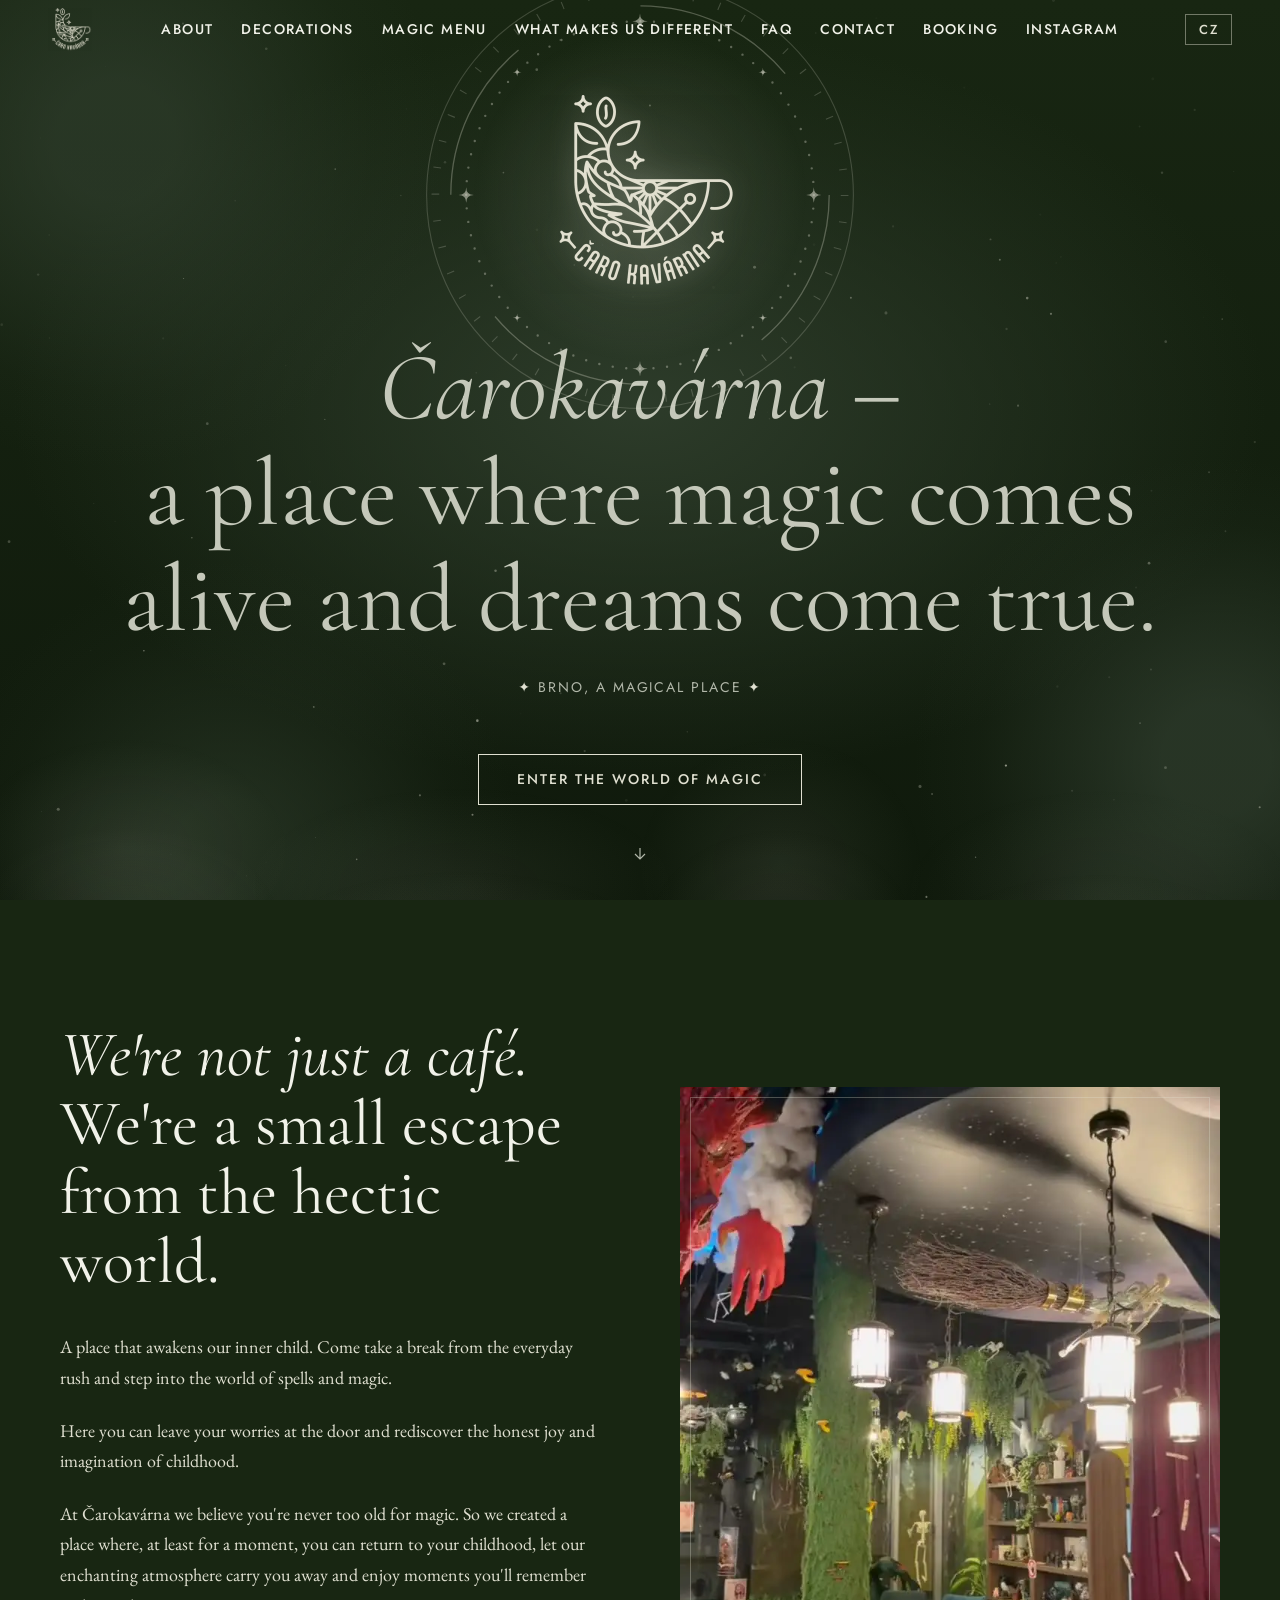
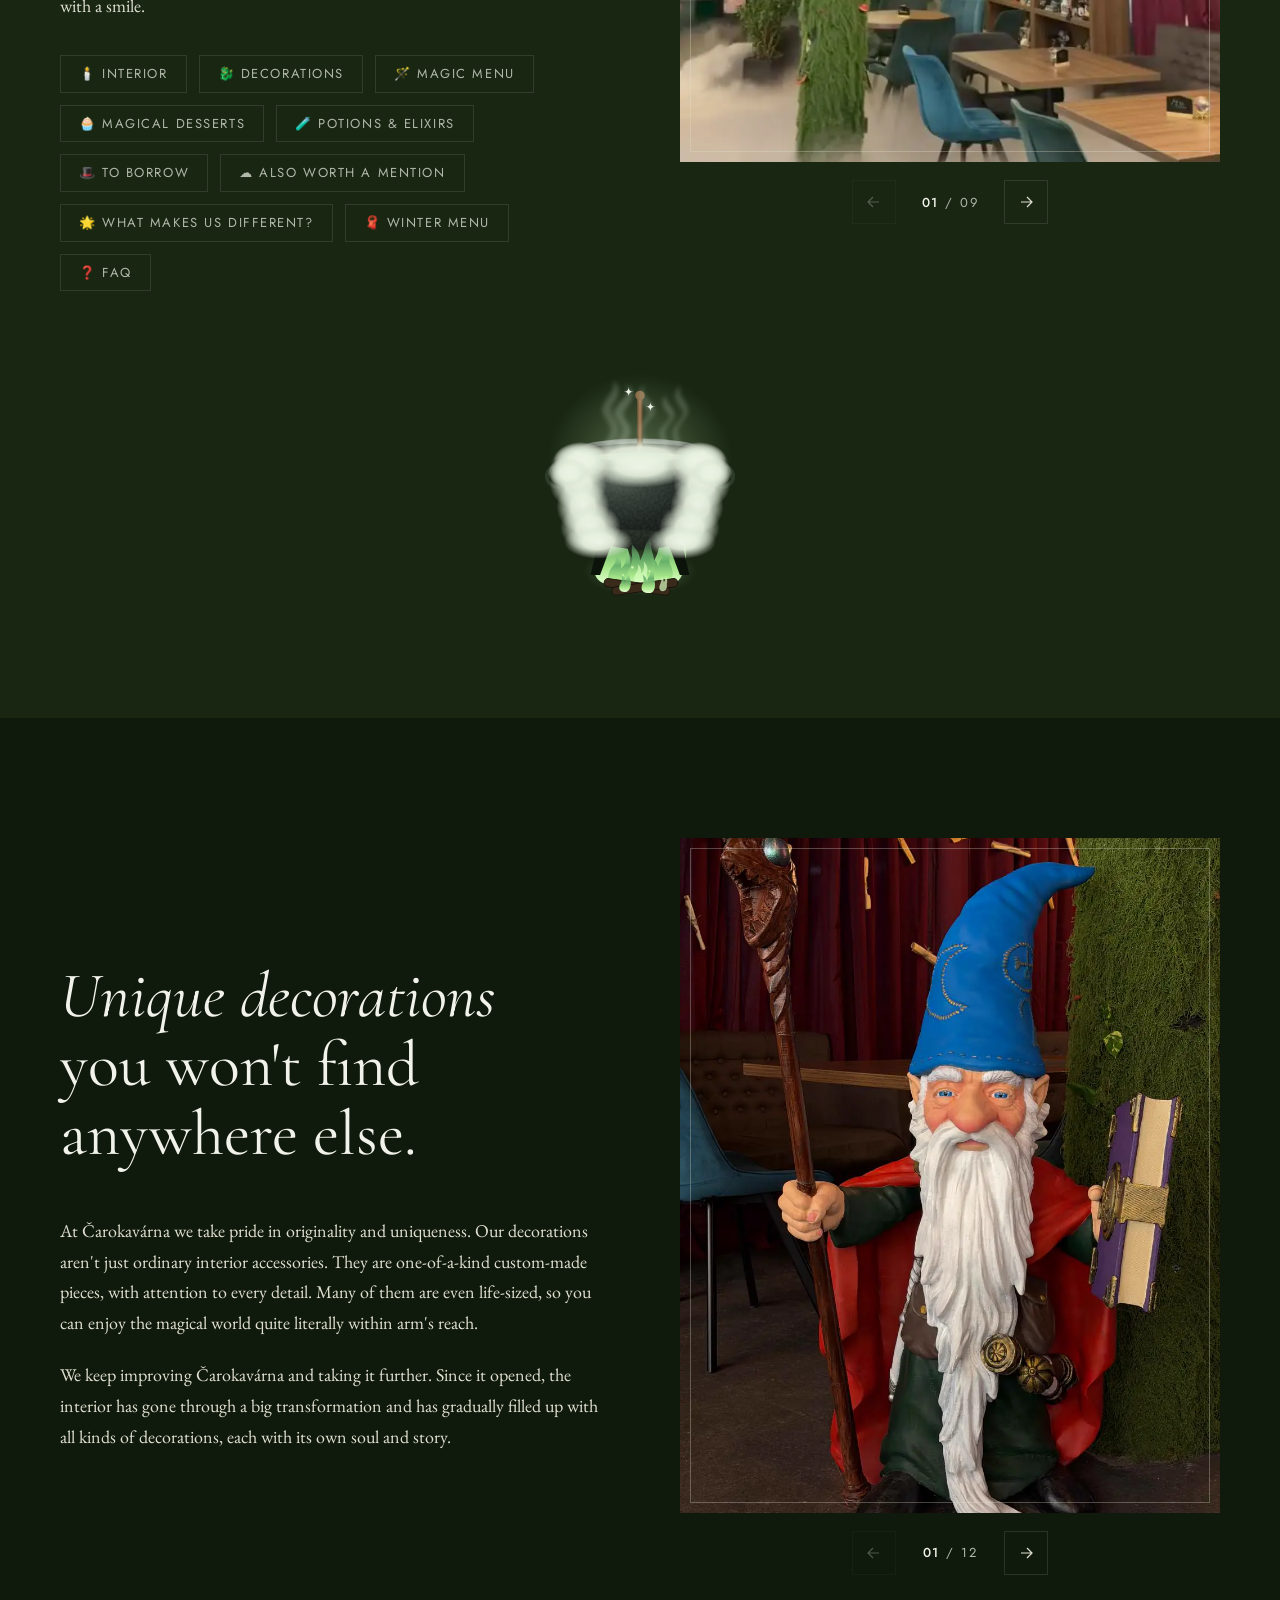
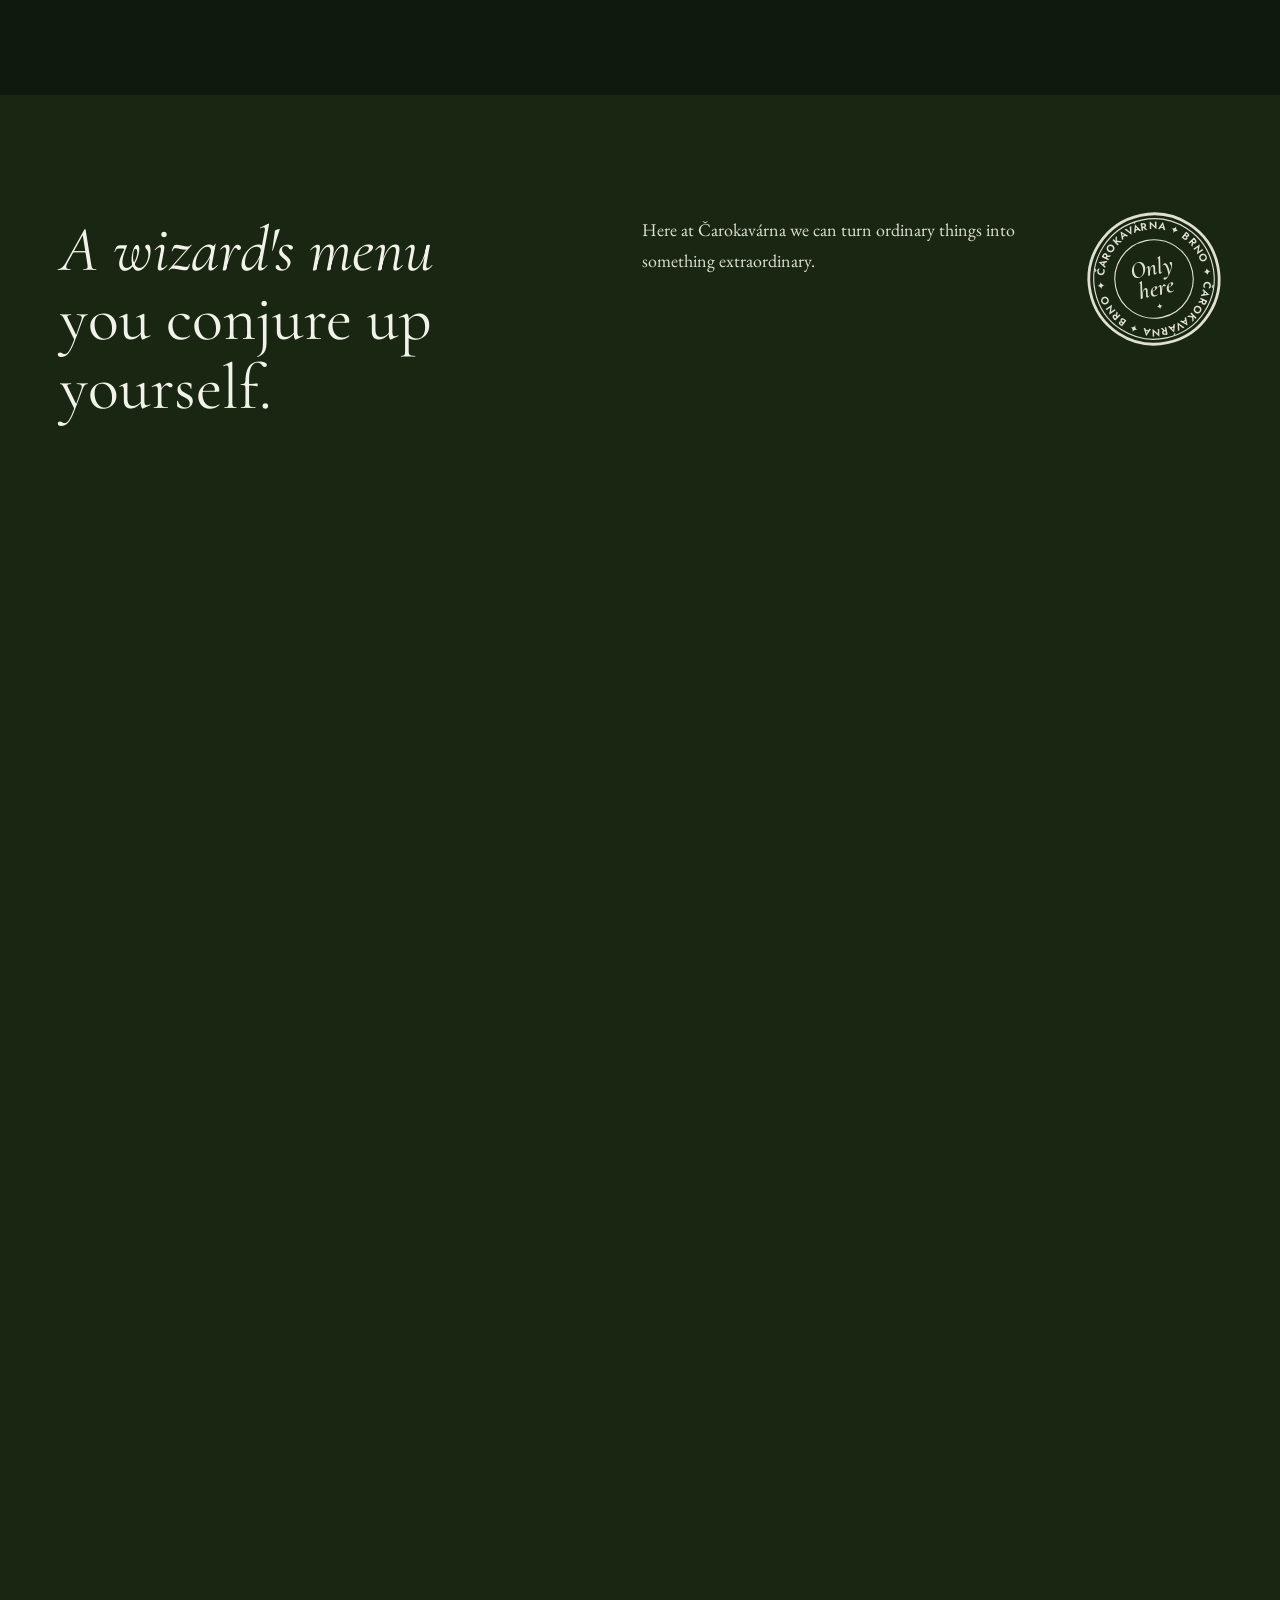
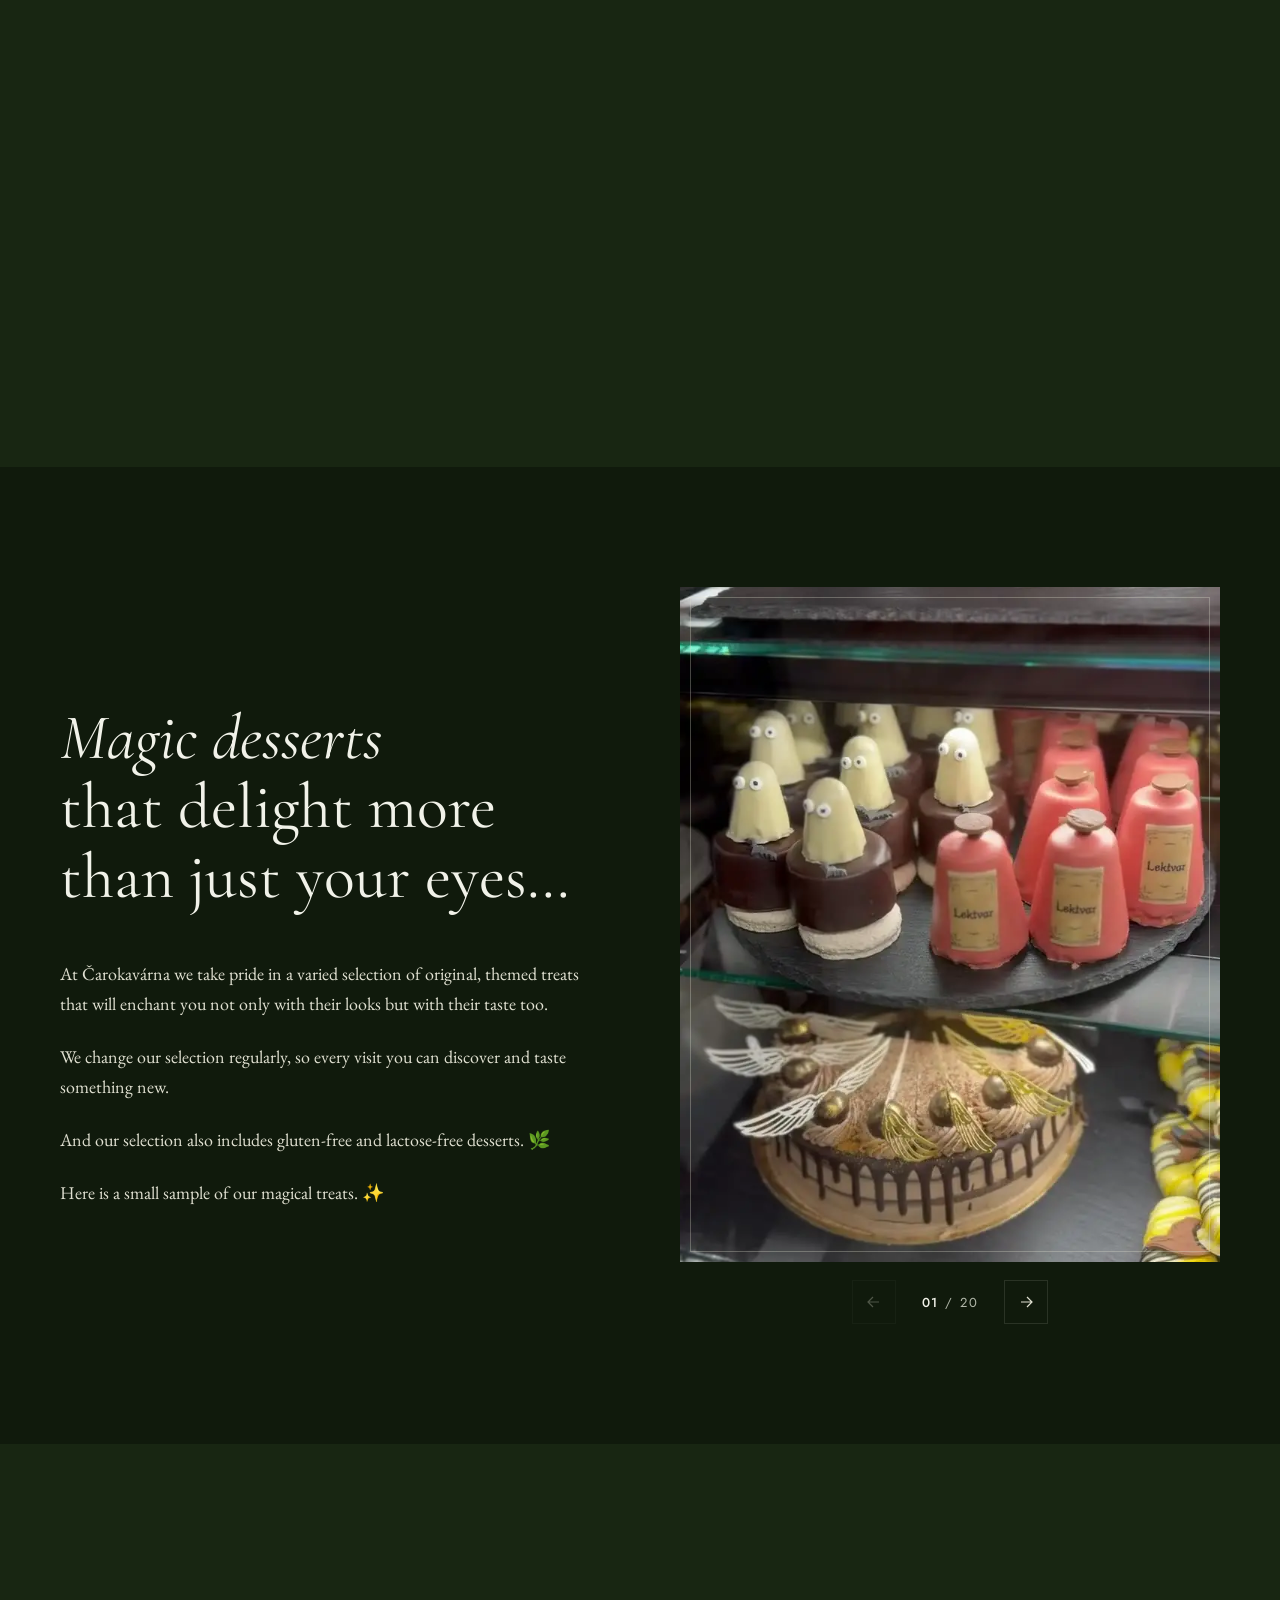
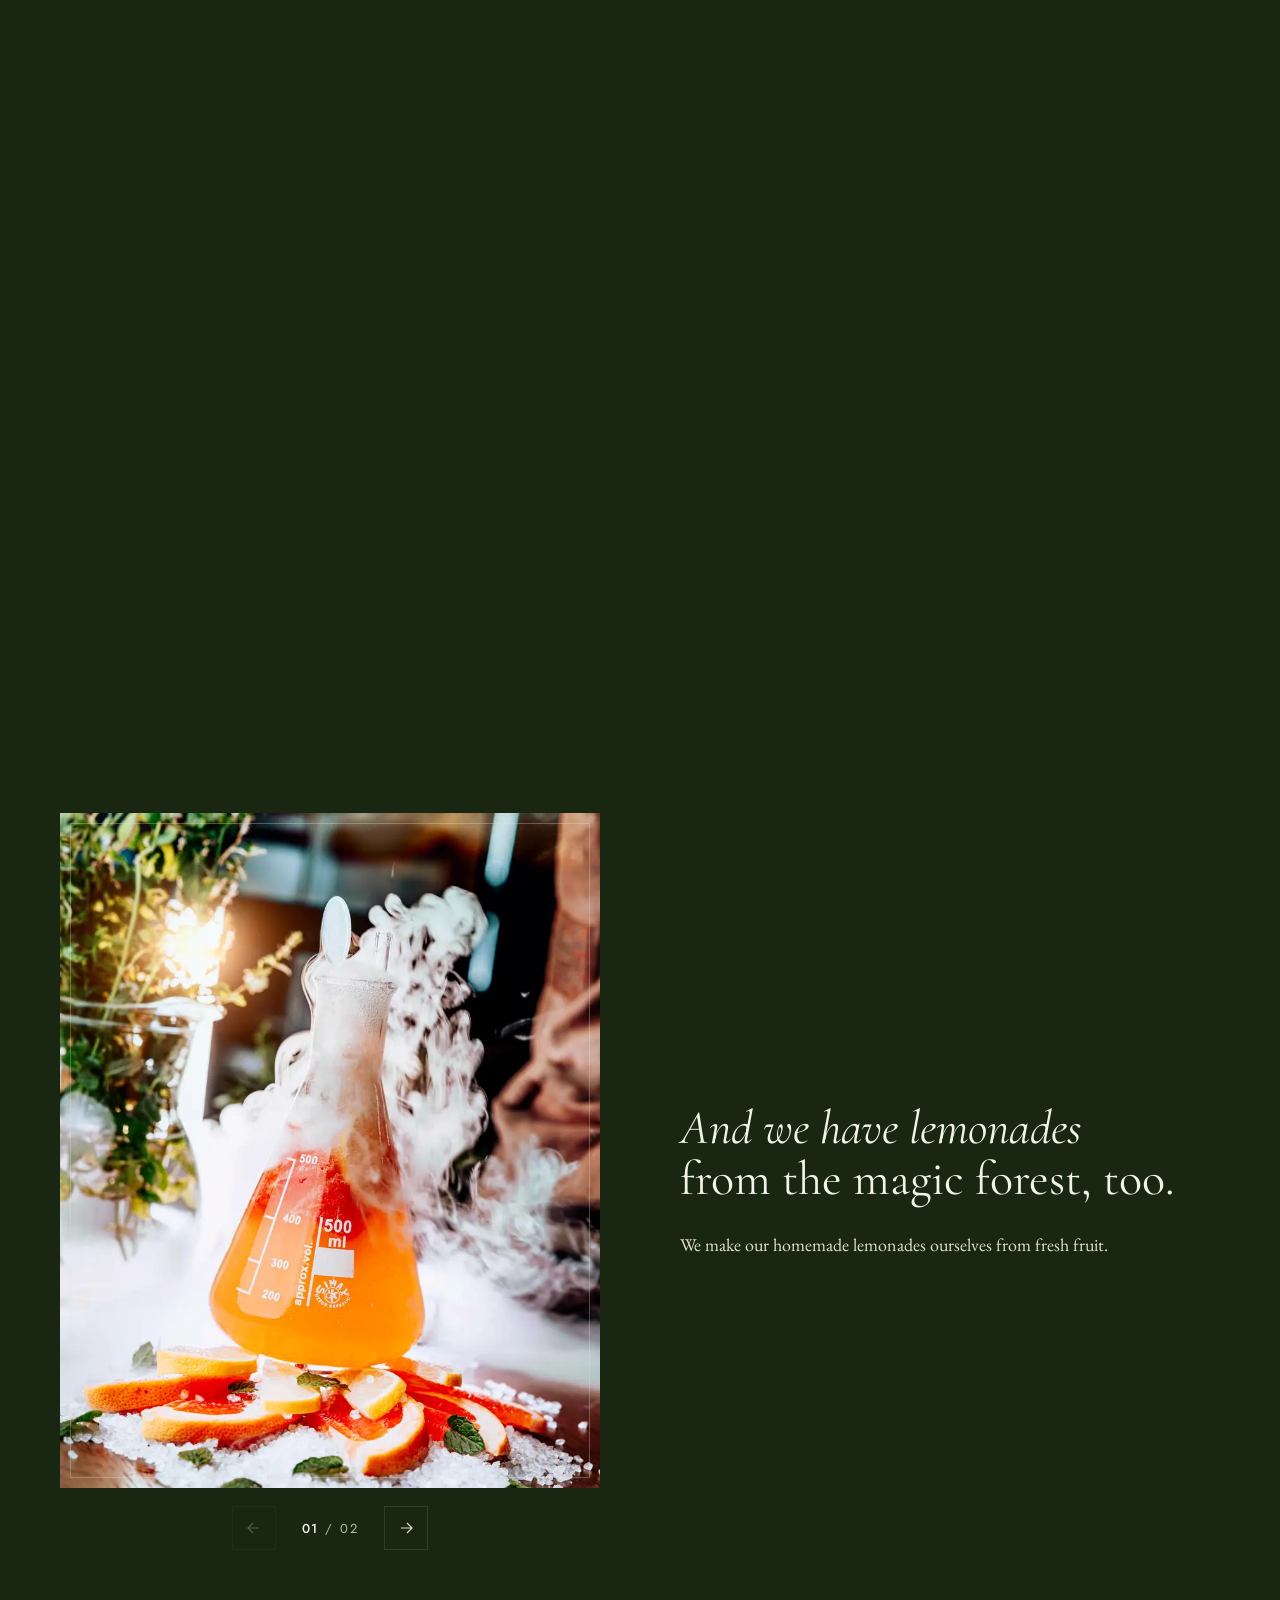
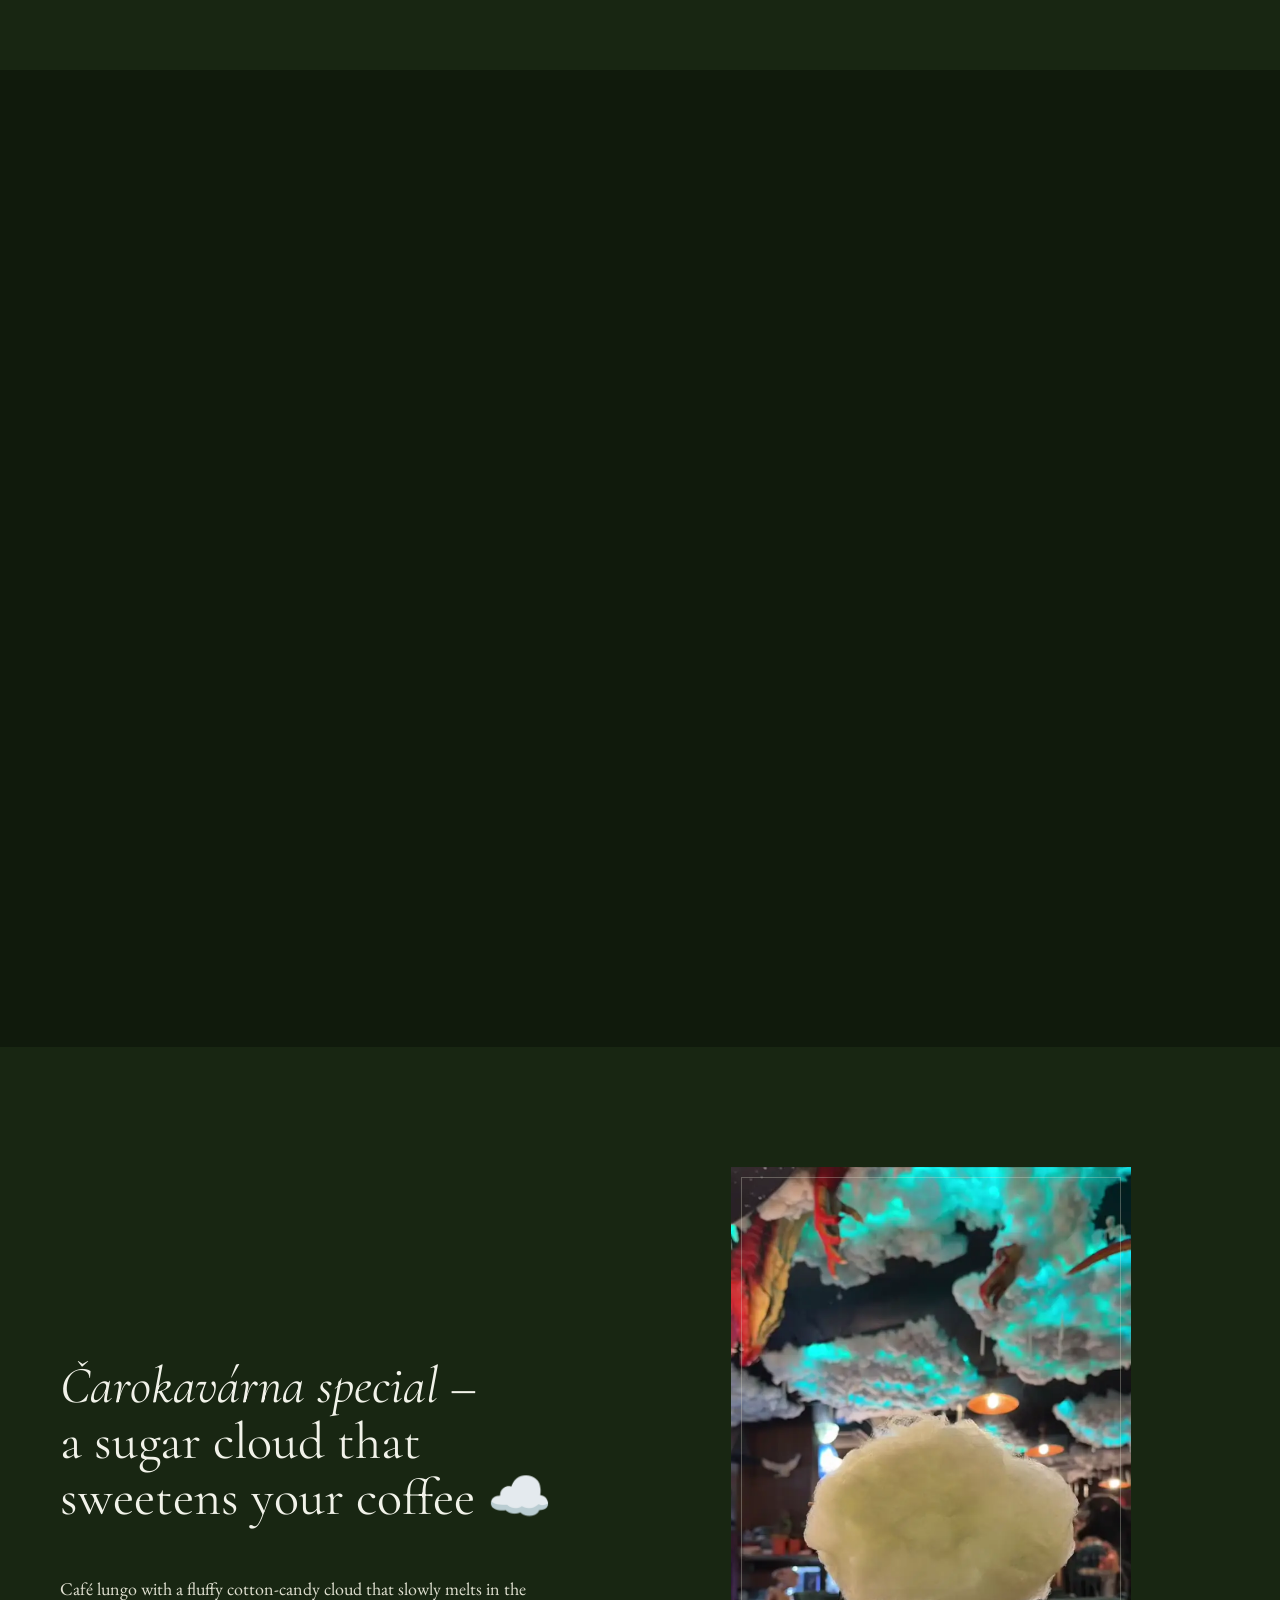
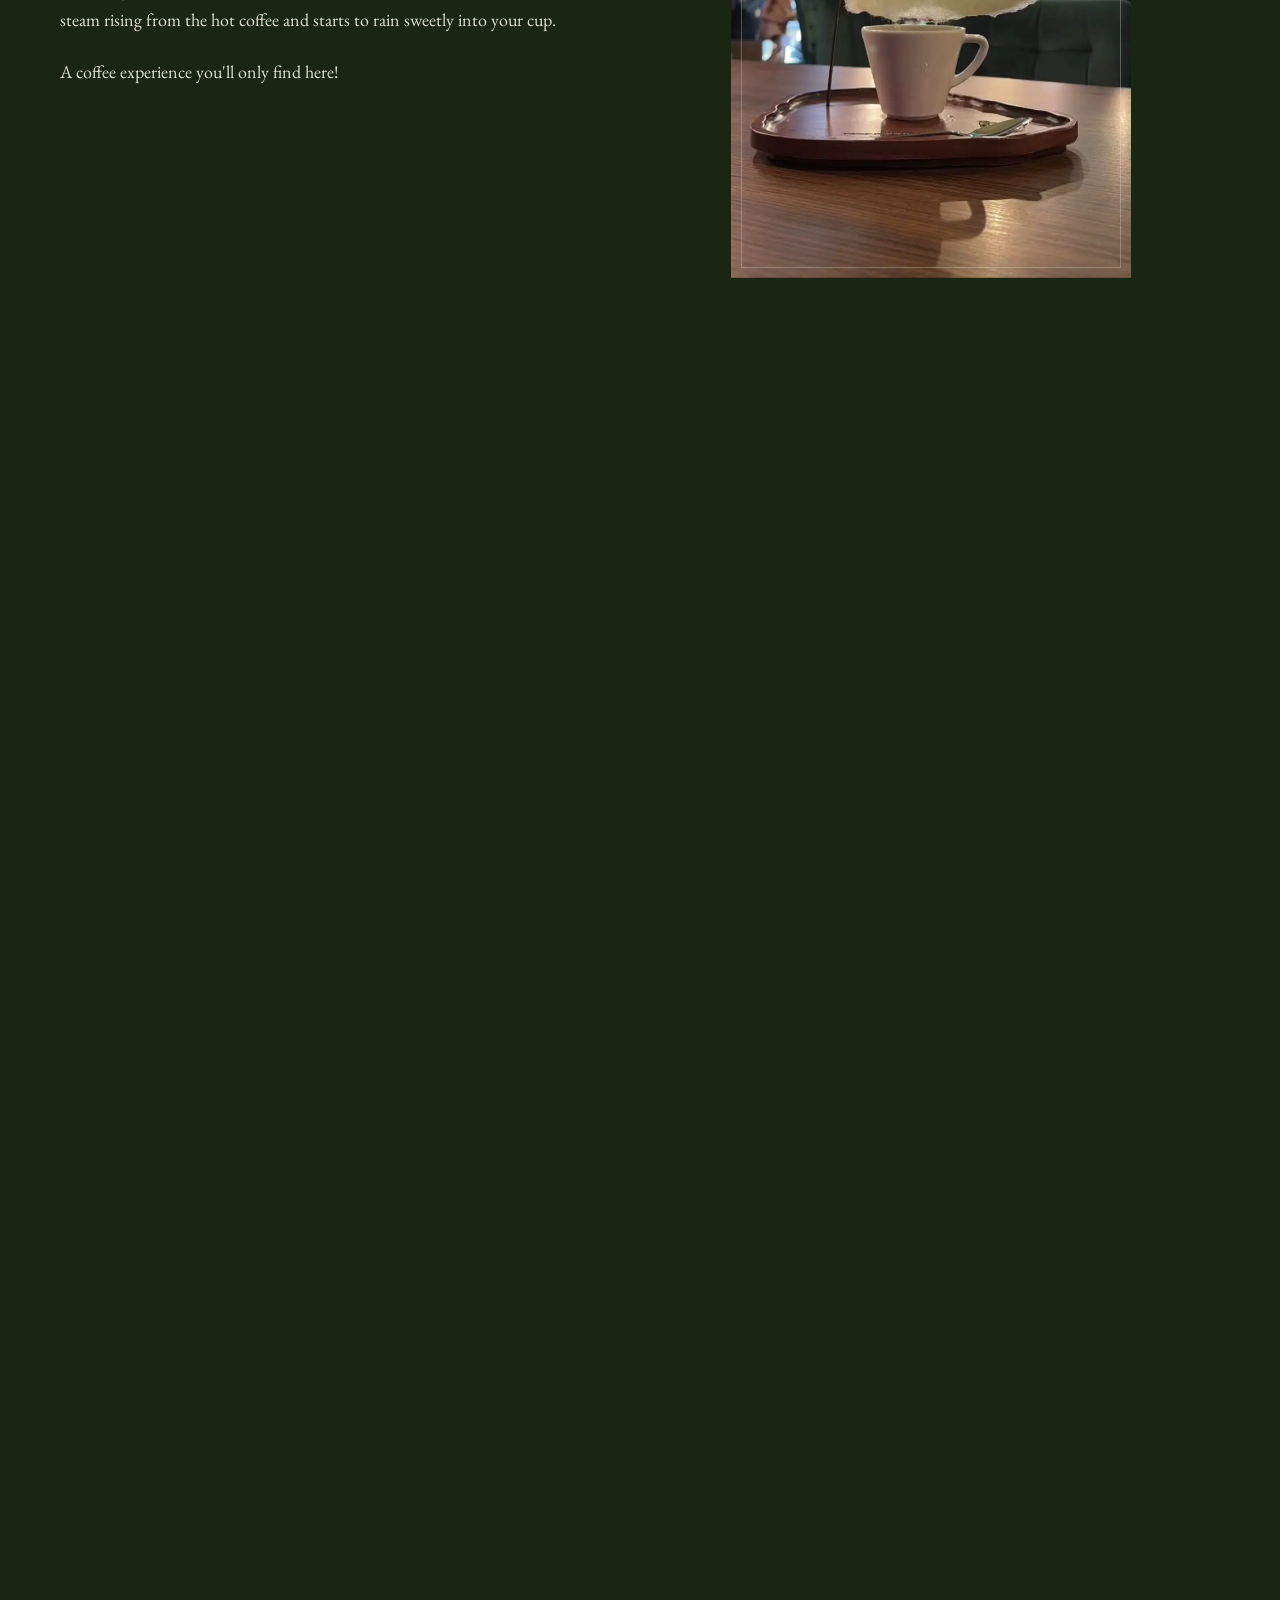
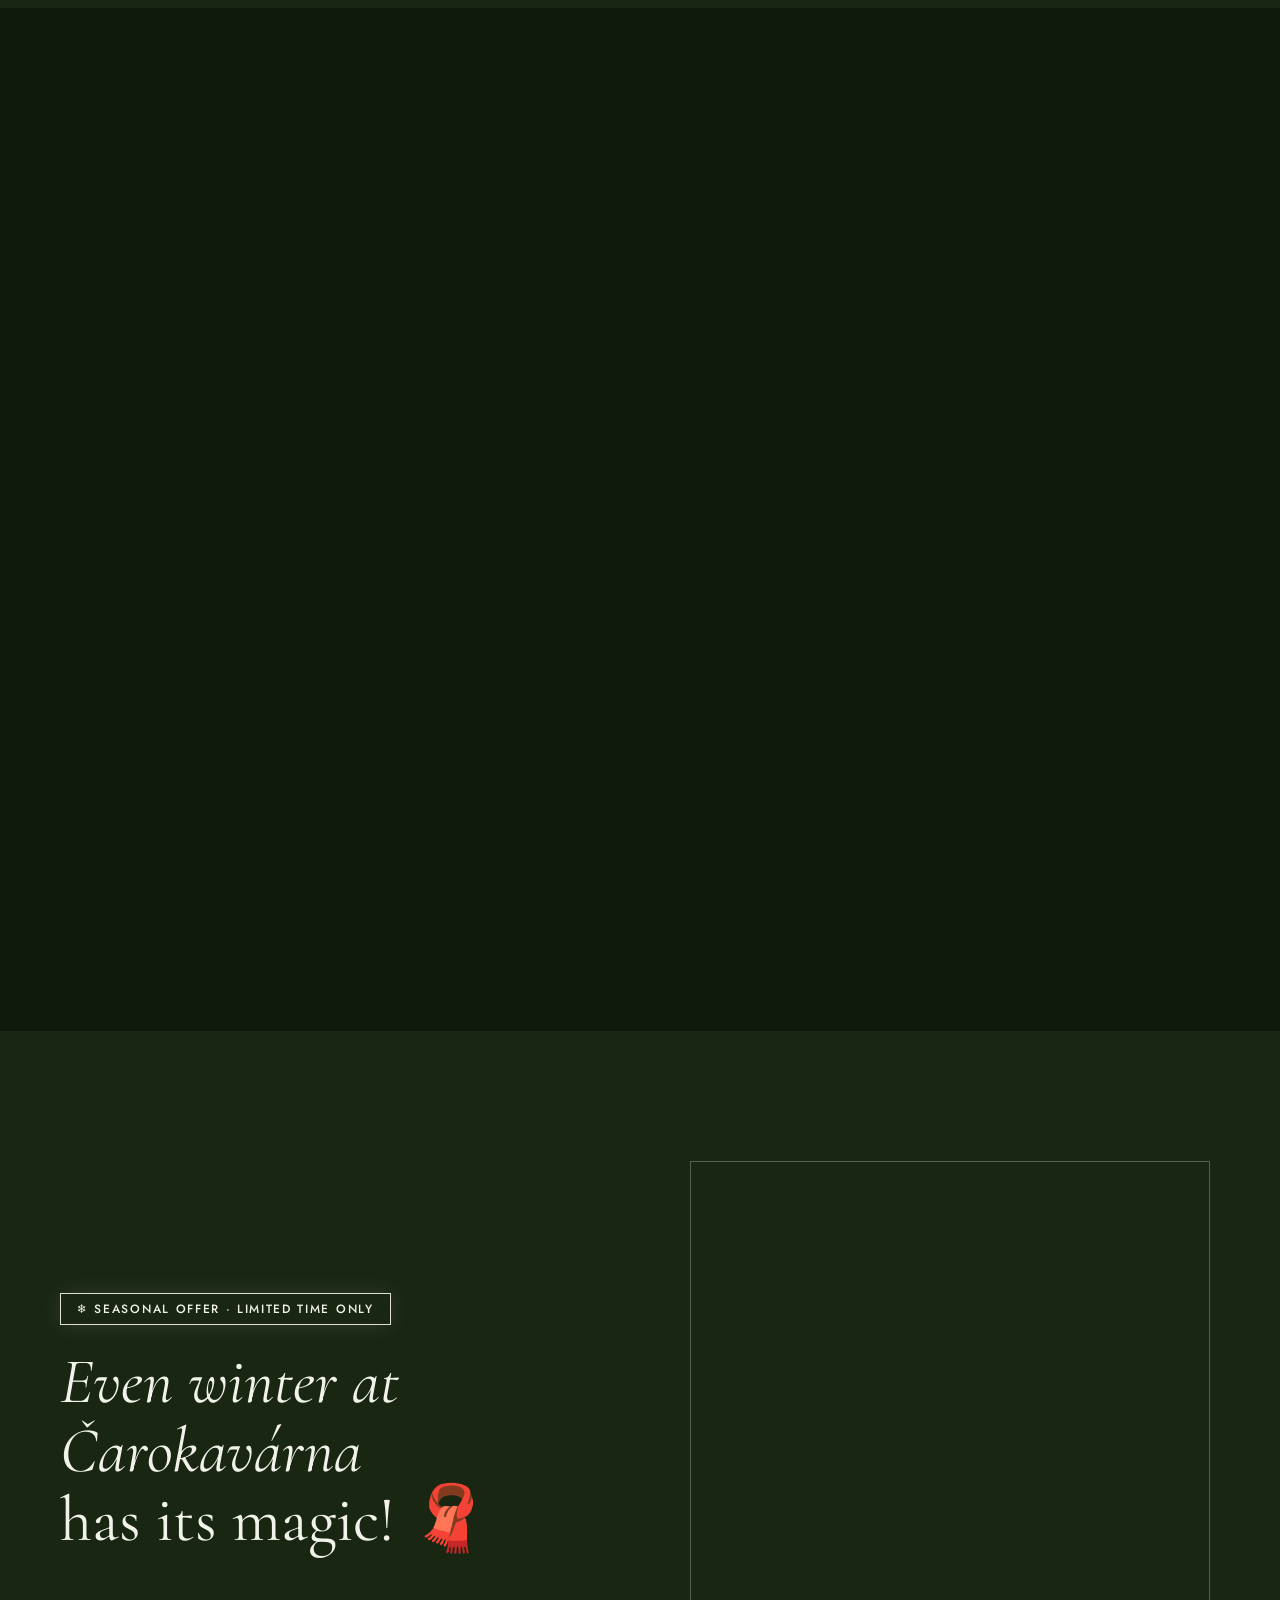
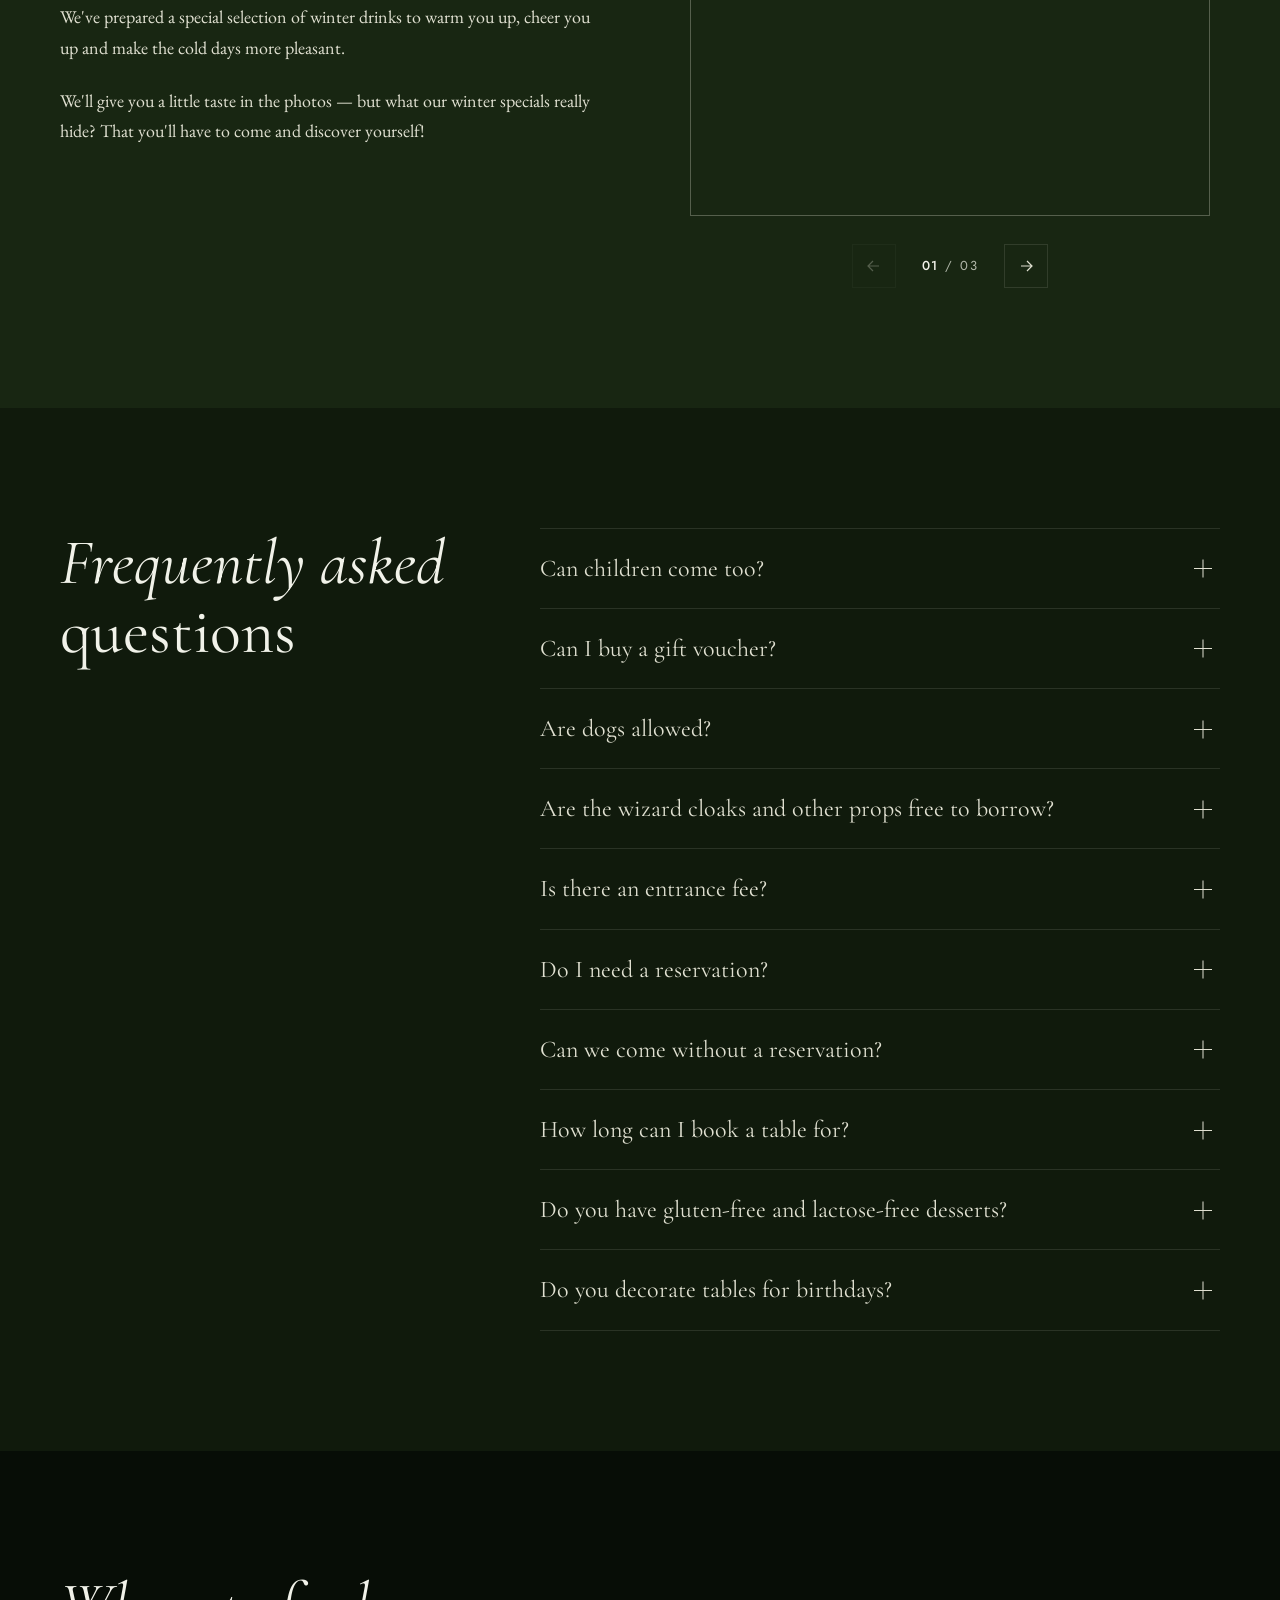
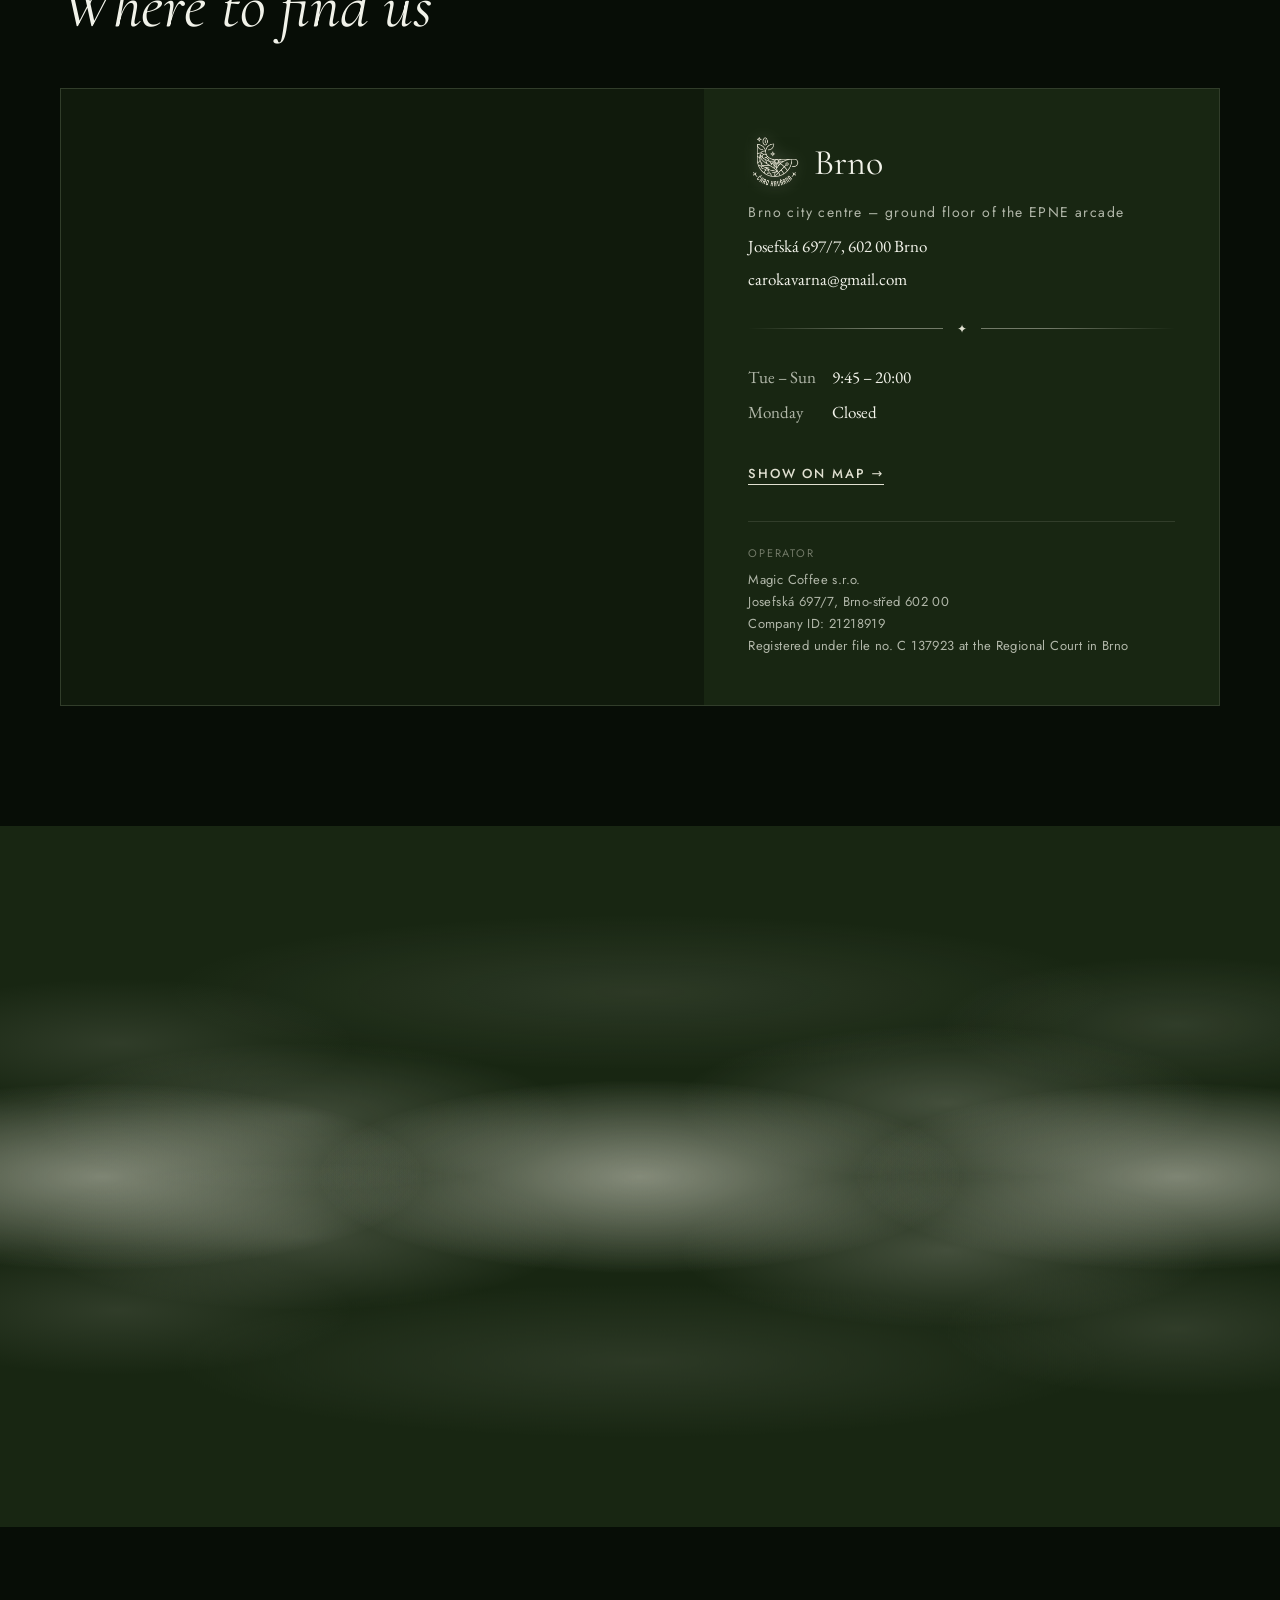
<file: en/index.html>
<!doctype html>
<!-- GENERATED from ../index.html + ../i18n/en.json by tools/build-en.mjs — do not edit by hand -->
<html lang="en">
<head>
  <meta charset="utf-8">
  <meta name="viewport" content="width=device-width, initial-scale=1">
  <title>Čarokavárna – a magical café in Brno where magic comes alive</title>
  <meta name="description" content="Čarokavárna — a magical café in Brno city centre. Specialty coffee, smoking potions, magical cakes and a cauldron of dry-ice mist.">
  <meta name="theme-color" content="#070D06">
  <link rel="canonical" href="https://carokavarna.com/en/">
  <!-- language versions; en/index.html is generated from this file by tools/build-en.mjs — edit here, then run: node tools/build-en.mjs -->
  <link rel="alternate" hreflang="cs" href="https://carokavarna.com/">
  <link rel="alternate" hreflang="en" href="https://carokavarna.com/en/">
  <link rel="alternate" hreflang="x-default" href="https://carokavarna.com/">
  <link rel="icon" href="../favicon.ico" sizes="48x48">
  <link rel="icon" type="image/png" href="../assets/img/icons/icon-192.png" sizes="192x192">
  <link rel="apple-touch-icon" href="../apple-touch-icon.png">
  <link rel="manifest" href="../site.webmanifest">

  <!-- link previews (Facebook, Messenger, WhatsApp, Instagram DMs, X); og-image.jpg is 1200×630 -->
  <meta property="og:type" content="website">
  <meta property="og:site_name" content="Čarokavárna">
  <meta property="og:locale" content="en_US">
  <meta property="og:locale:alternate" content="cs_CZ">
  <meta property="og:url" content="https://carokavarna.com/en/">
  <meta property="og:title" content="Čarokavárna – a magical café in Brno">
  <meta property="og:description" content="A place where magic comes alive and dreams come true. Specialty coffee, smoking potions, magical cakes and a cauldron of dry-ice mist in the centre of Brno.">
  <meta property="og:image" content="https://carokavarna.com/assets/img/og-image.jpg">
  <meta property="og:image:width" content="1200">
  <meta property="og:image:height" content="630">
  <meta property="og:image:alt" content="The Čarokavárna logo between photos of the interior with a dragon in the clouds and a tray of magic desserts around a smoking cauldron">
  <meta name="twitter:card" content="summary_large_image">
  <meta name="twitter:title" content="Čarokavárna – a magical café in Brno">
  <meta name="twitter:description" content="A place where magic comes alive and dreams come true. Specialty coffee, smoking potions and magical cakes in the centre of Brno.">
  <meta name="twitter:image" content="https://carokavarna.com/assets/img/og-image.jpg">

  <!-- structured data for Google (business info + FAQ); keep hours and FAQ text in sync with the page -->
  <script type="application/ld+json">
  {
    "@context": "https://schema.org",
    "@type": "CafeOrCoffeeShop",
    "@id": "https://carokavarna.com/#cafe",
    "name": "Čarokavárna",
    "alternateName": "Čaro kavárna",
    "description": "A magical café in Brno. Specialty coffee, smoking potions, magical cakes and a cauldron of dry-ice mist.",
    "url": "https://carokavarna.com/",
    "logo": "https://carokavarna.com/assets/img/logo.png",
    "image": [
      "https://carokavarna.com/assets/img/og-image.jpg",
      "https://carokavarna.com/assets/img/interier/05-hlavni-sal.webp",
      "https://carokavarna.com/assets/img/zakusky/05-podnos-kotlik.webp"
    ],
    "email": "carokavarna@gmail.com",
    "address": {
      "@type": "PostalAddress",
      "streetAddress": "Josefská 697/7 (pasáž EPNE)",
      "addressLocality": "Brno",
      "postalCode": "602 00",
      "addressCountry": "CZ"
    },
    "hasMap": "https://www.google.com/maps/search/?api=1&query=%C4%8Carokav%C3%A1rna%20Brno",
    "openingHoursSpecification": [
      {
        "@type": "OpeningHoursSpecification",
        "dayOfWeek": [
          "Tuesday",
          "Wednesday",
          "Thursday",
          "Friday",
          "Saturday",
          "Sunday"
        ],
        "opens": "09:45",
        "closes": "20:00"
      }
    ],
    "servesCuisine": [
      "Coffee",
      "Desserts",
      "Hot chocolate",
      "Lemonades"
    ],
    "acceptsReservations": true,
    "isAccessibleForFree": true,
    "sameAs": [
      "https://www.instagram.com/carokavarna_brno/"
    ],
    "parentOrganization": {
      "@type": "Organization",
      "name": "Magic Coffee s.r.o.",
      "identifier": "21218919",
      "address": {
        "@type": "PostalAddress",
        "streetAddress": "Josefská 697/7",
        "addressLocality": "Brno",
        "postalCode": "602 00",
        "addressCountry": "CZ"
      }
    }
  }
  </script>
  <script type="application/ld+json">
  {
    "@context": "https://schema.org",
    "@type": "FAQPage",
    "mainEntity": [
      {
        "@type": "Question",
        "name": "Can children come too?",
        "acceptedAnswer": {
          "@type": "Answer",
          "text": "Of course! Čarokavárna is open to little and grown-up wizards alike, and there's no age limit. You're welcome to come with a pram, too."
        }
      },
      {
        "@type": "Question",
        "name": "Can I buy a gift voucher?",
        "acceptedAnswer": {
          "@type": "Answer",
          "text": "Yes! At Čarokavárna we offer gift vouchers worth 500 CZK and 1,000 CZK, depending on current availability. Vouchers can only be bought in person, right at Čarokavárna. Unfortunately, we don't sell or send vouchers online."
        }
      },
      {
        "@type": "Question",
        "name": "Are dogs allowed?",
        "acceptedAnswer": {
          "@type": "Answer",
          "text": "Unfortunately not. Dogs aren't allowed anywhere in the arcade where Čarokavárna is located. Thank you for understanding."
        }
      },
      {
        "@type": "Question",
        "name": "Are the wizard cloaks and other props free to borrow?",
        "acceptedAnswer": {
          "@type": "Answer",
          "text": "Yes! All the props we lend out are completely free. Whether it's wizard cloaks, hats, masks, wands or board games, you can try everything during your visit at no charge."
        }
      },
      {
        "@type": "Question",
        "name": "Is there an entrance fee?",
        "acceptedAnswer": {
          "@type": "Answer",
          "text": "No, there's no entrance fee. You only pay for what you order."
        }
      },
      {
        "@type": "Question",
        "name": "Do I need a reservation?",
        "acceptedAnswer": {
          "@type": "Answer",
          "text": "On weekends, public holidays and during school holidays we strongly recommend booking, as we're often full. On weekdays outside holidays you usually don't need a reservation, but if you want to be sure of a table, we recommend booking one."
        }
      },
      {
        "@type": "Question",
        "name": "Can we come without a reservation?",
        "acceptedAnswer": {
          "@type": "Answer",
          "text": "Of course! We keep four tables reserved for guests without a booking. On weekends, public holidays and during school holidays they may all be taken, though. In that case, just wait a little while until one frees up. On weekdays outside holidays you'll usually get in without a reservation and without waiting."
        }
      },
      {
        "@type": "Question",
        "name": "How long can I book a table for?",
        "acceptedAnswer": {
          "@type": "Answer",
          "text": "A standard reservation lasts one hour. If you'd like to enjoy the magical atmosphere longer, you can also book the next time slot."
        }
      },
      {
        "@type": "Question",
        "name": "Do you have gluten-free and lactose-free desserts?",
        "acceptedAnswer": {
          "@type": "Answer",
          "text": "Yes, we do! Fresh gluten-free and lactose-free desserts are delivered every Tuesday, Wednesday and Friday. Sometimes a few are left for the following day, but on those days you can be most sure to find them."
        }
      },
      {
        "@type": "Question",
        "name": "Do you decorate tables for birthdays?",
        "acceptedAnswer": {
          "@type": "Answer",
          "text": "Unfortunately, we can't provide birthday table decorations due to capacity reasons. But we're happy to make your birthday a little more special! We can put a birthday candle in a dessert of your choice and light it for you."
        }
      }
    ]
  }
  </script>
  <link rel="preconnect" href="https://fonts.googleapis.com">
  <link rel="preconnect" href="https://fonts.gstatic.com" crossorigin>
  <link href="https://fonts.googleapis.com/css2?family=Cormorant+Garamond:ital,wght@0,400;0,500;1,400;1,500&family=EB+Garamond:ital,wght@0,400;0,500;1,400&family=Jost:wght@400;500&display=swap" rel="stylesheet">
  <!-- ?v= busts stale caches (in-app browsers like Messenger hold on to old files) — bump it on every deploy that changes CSS/JS -->
  <link rel="stylesheet" href="../css/style.css?v=20261128a">
</head>
<body class="is-loading">

  <canvas class="sparkle-canvas" aria-hidden="true"></canvas>
  <div class="scroll-progress" aria-hidden="true"></div>

  <!-- ===== Navigation ===== -->
  <header class="nav">
    <a class="nav__logo logo" href="#top" aria-label="Čarokavárna — home">
      <img src="../assets/img/logo.webp" width="400" height="400" alt="">
    </a>
    <nav class="nav__links" id="nav-links" aria-label="Main navigation">
      <a href="#o-nas" data-i18n="nav.about">About</a>
      <a href="#dekorace" data-i18n="nav.decor">Decorations</a>
      <a href="#listek" data-i18n="nav.leaflet">Magic menu</a>
      <a href="#v-cem-jsme-jini" data-i18n="nav.unique">What makes us different</a>
      <a href="#otazky" data-i18n="nav.faq">FAQ</a>
      <a href="#kontakt" data-i18n="nav.branches">Contact</a>
      <a href="#rezervace" data-i18n="nav.reservation">Booking</a>
      <a href="#instagram">Instagram</a>
    </nav>
    <a class="nav__lang" href="../" hreflang="cs" lang="cs" aria-label="Česká verze">CZ</a>
    <button class="nav__burger" type="button" aria-controls="nav-links" aria-expanded="false" aria-label="Menu">
      <span></span><span></span>
    </button>
  </header>

  <main id="top">
    <!-- ===== Hero ===== -->
    <section class="hero">
      <div class="hero__glow hero__glow--1"></div>
      <div class="hero__glow hero__glow--2"></div>
      <div class="hero__glow hero__glow--3"></div>
      <canvas class="hero__dust" aria-hidden="true"></canvas>
      <div class="hero__fog" aria-hidden="true"></div>
      <div class="hero__fog hero__fog--2" aria-hidden="true"></div>

      <div class="hero__content">
        <div class="hero__logo logo" title="Click for a spell ✦">
          <!-- magic circle: rings, ticks, dotted orbit and stars — each layer rotates at its own pace -->
          <!-- each layer is its own <svg> so it rotates on the GPU (see .hero__circle svg in style.css) -->
          <div class="hero__circle" aria-hidden="true">
            <svg class="mc-outer" viewBox="0 0 400 400">
              <circle class="mc-line" cx="200" cy="200" r="194"/>
              <circle class="mc-ticks" cx="200" cy="200" r="186"/>
            </svg>
            <svg class="mc-arcs" viewBox="0 0 400 400">
              <circle class="mc-arc" cx="200" cy="200" r="172"/>
            </svg>
            <svg class="mc-inner" viewBox="0 0 400 400">
              <defs>
                <path id="mc-star" d="M0,-7 Q0,0 7,0 Q0,0 0,7 Q0,0 -7,0 Q0,0 0,-7Z"/>
                <path id="mc-star-sm" d="M0,-4 Q0,0 4,0 Q0,0 0,4 Q0,0 -4,0 Q0,0 0,-4Z"/>
              </defs>
              <circle class="mc-dots" cx="200" cy="200" r="158"/>
              <use href="#mc-star" x="200" y="42"/>
              <use href="#mc-star" x="358" y="200"/>
              <use href="#mc-star" x="200" y="358"/>
              <use href="#mc-star" x="42" y="200"/>
              <use href="#mc-star-sm" x="311.7" y="88.3"/>
              <use href="#mc-star-sm" x="311.7" y="311.7"/>
              <use href="#mc-star-sm" x="88.3" y="311.7"/>
              <use href="#mc-star-sm" x="88.3" y="88.3"/>
            </svg>
          </div>
          <img src="../assets/img/logo.webp" width="400" height="400" alt="Čarokavárna">
        </div>
        <h1 class="hero__title">
          <em data-i18n="hero.line1">Čarokavárna –</em>
          <span data-i18n="hero.line2">a place where magic comes alive and dreams come true.</span>
        </h1>
        <p class="hero__sub"><span aria-hidden="true">✦</span> <span data-i18n="hero.tag">Brno, a magical place</span> <span aria-hidden="true">✦</span></p>
        <a class="btn btn--outline hero__cta" href="#o-nas" data-i18n="hero.cta">Enter the world of magic</a>
      </div>

      <a class="hero__scroll" href="#o-nas" aria-label="Scroll down">
        <svg viewBox="0 0 16 16" width="16" height="16" aria-hidden="true"><path d="M8 2v11M3 8l5 5 5-5" fill="none" stroke="currentColor" stroke-width="1.2"/></svg>
      </a>
    </section>

    <!-- ===== O nás ===== -->
    <section class="section section--about" id="o-nas">
      <div class="container about">
        <div class="about__text">
          <h2 class="title reveal">
            <em data-i18n="about.title1">We're not just a café.</em><br>
            <span data-i18n-html="about.title">We're a small escape<br>from the hectic world.</span>
          </h2>
          <p class="lead reveal" data-i18n="about.p1">A place that awakens our inner child. Come take a break from the everyday rush and step into the world of spells and magic.</p>
          <p class="lead reveal" data-i18n="about.p2">Here you can leave your worries at the door and rediscover the honest joy and imagination of childhood.</p>
          <p class="lead reveal" data-i18n="about.p3">At Čarokavárna we believe you're never too old for magic. So we created a place where, at least for a moment, you can return to your childhood, let our enchanting atmosphere carry you away and enjoy moments you'll remember with a smile.</p>
          <ul class="chips reveal reveal--stagger">
            <!-- linked chips are <a class="chip" href="#section-id">; a plain label with no navigation is <span class="chip chip--static"> -->
            <li><span class="chip chip--static"><span aria-hidden="true">🕯️</span> <span data-i18n="chip.interior">Interior</span></span></li>
            <li><a class="chip" href="#dekorace"><span aria-hidden="true">🐉</span> <span data-i18n="chip.decor">Decorations</span></a></li>
            <li><a class="chip" href="#listek"><span aria-hidden="true">🪄</span> <span data-i18n="chip.leaflet">Magic menu</span></a></li>
            <li><a class="chip" href="#zakusky"><span aria-hidden="true">🧁</span> <span data-i18n="chip.cakes">Magical desserts</span></a></li>
            <li><a class="chip" href="#lektvary"><span aria-hidden="true">🧪</span> <span data-i18n="chip.potions">Potions &amp; elixirs</span></a></li>
            <li><a class="chip" href="#pujceni"><span aria-hidden="true">🎩</span> <span data-i18n="chip.rental">To borrow</span></a></li>
            <li><a class="chip" href="#specialita"><span aria-hidden="true">☁️</span> <span data-i18n="chip.special">Also worth a mention</span></a></li>
            <li><a class="chip" href="#v-cem-jsme-jini"><span aria-hidden="true">🌟</span> <span data-i18n="chip.unique">What makes us different?</span></a></li>
            <li data-season="zima"><a class="chip" href="#zimni-nabidka"><span aria-hidden="true">🧣</span> <span data-i18n="chip.winter">Winter menu</span></a></li>
            <li><a class="chip" href="#otazky"><span aria-hidden="true">❓</span> <span data-i18n="chip.faq">FAQ</span></a></li>
          </ul>
        </div>
        <!-- bubbling cauldron, side view: a ladle stirs a glowing potion over green witch-fire.
             Drawn back to front: glow → fire → back rim → potion → ladle → pot body → front rim → steam -->
        <button class="about__cauldron reveal" type="button" aria-label="Stir the potion" title="Stir the potion ✦">
          <svg class="cauldron" viewBox="0 0 200 264" role="img" aria-label="A bubbling cauldron of potion">
            <defs>
              <radialGradient id="cd-glow" cx="50%" cy="50%" r="50%">
                <stop offset="0" stop-color="#B9D9A3" stop-opacity=".38"/>
                <stop offset="1" stop-color="#B9D9A3" stop-opacity="0"/>
              </radialGradient>
              <linearGradient id="cd-potion" x1="0" y1="0" x2="0" y2="1">
                <stop offset="0" stop-color="#D6EEC2"/>
                <stop offset="1" stop-color="#7FAE6A"/>
              </linearGradient>
              <radialGradient id="cd-iron" cx="36%" cy="25%" r="75%">
                <stop offset="0" stop-color="#566057"/><stop offset=".28" stop-color="#303a32"/>
                <stop offset=".65" stop-color="#171e1a"/><stop offset="1" stop-color="#080c0a"/>
              </radialGradient>
              <linearGradient id="cd-metal-rim" x1="0" y1="0" x2="0" y2="1">
                <stop stop-color="#879187"/><stop offset=".45" stop-color="#303b32"/><stop offset="1" stop-color="#0b110d"/>
              </linearGradient>
              <filter id="cd-texture" x="0" y="0" width="100%" height="100%">
                <feTurbulence type="fractalNoise" baseFrequency=".32" numOctaves="3" seed="8" result="grain"/>
                <feColorMatrix in="grain" type="saturate" values="0"/>
              </filter>
              <clipPath id="cd-body-clip"><path d="M34 112 C12 132 12 180 48 202 Q100 224 152 202 C188 180 188 132 166 112 A66 12 0 0 1 34 112Z"/></clipPath>
              <linearGradient id="cd-flame" x1="0" y1="1" x2="0" y2="0">
                <stop offset="0" stop-color="#e4ffd0"/>
                <stop offset=".22" stop-color="#a8e78a"/>
                <stop offset=".58" stop-color="#63ad68" stop-opacity=".9"/>
                <stop offset="1" stop-color="#94d69b" stop-opacity="0"/>
              </linearGradient>
              <radialGradient id="cd-steam" cx="50%" cy="50%" r="50%">
                <stop offset="0" stop-color="#edf4e8"/>
                <stop offset=".45" stop-color="#e8f1df" stop-opacity=".92"/>
                <stop offset=".72" stop-color="#dce8d5" stop-opacity=".55"/>
                <stop offset="1" stop-color="#E0E0D1" stop-opacity="0"/>
              </radialGradient>
              <filter id="cd-vapour-blur" x="-80%" y="-30%" width="260%" height="160%"><feGaussianBlur stdDeviation="2.2"/></filter>
              <linearGradient id="cd-wood" x1="0" y1="0" x2="1" y2="0">
                <stop offset="0" stop-color="#6B5134"/>
                <stop offset=".5" stop-color="#A0805A"/>
                <stop offset="1" stop-color="#5A4229"/>
              </linearGradient>
              <!-- hides the part of the ladle that is under the potion surface -->
              <clipPath id="cd-above">
                <rect x="-40" y="-140" width="80" height="140"/>
              </clipPath>
              <path id="cd-star" d="M0,-5 Q0,0 5,0 Q0,0 0,5 Q0,0 -5,0 Q0,0 0,-5Z"/>
            </defs>

            <ellipse class="cd-glow" cx="100" cy="120" rx="98" ry="92" fill="url(#cd-glow)"/>

            <!-- fire behind the pot (only its glow and tips around the belly show) -->
            <ellipse class="cd-fireglow" cx="100" cy="236" rx="60" ry="26" fill="url(#cd-glow)"/>
            <g class="cd-fire">
              <g transform="translate(70 250) scale(1.4 1.9)"><path class="cd-flame cd-flame--2" d="M0 0 C-13 0 -16 -8 -10 -17 C-8 -21 -10 -26 -13 -29 C-5 -27 -4 -22 -3 -20 C-1 -29 7 -31 3 -43 C15 -34 8 -27 11 -22 C17 -13 13 -3 6 -1 Q3 0 0 0Z"/></g>
              <g transform="translate(130 250) scale(1.4 1.9)"><path class="cd-flame cd-flame--3" d="M0 0 C-12 0 -14 -9 -9 -16 C-5 -22 -9 -27 -7 -34 C-3 -29 0 -27 0 -21 C5 -28 3 -34 10 -40 C8 -30 15 -24 13 -15 C12 -5 8 0 0 0Z"/></g>
            </g>

            <!-- back rim -->
            <path class="cd-rim" d="M34 112 A66 12 0 0 1 166 112"/>

            <!-- dark inner wall, then the potion sitting a little below the rim, with a swirl turning on it -->
            <ellipse class="cd-inside" cx="100" cy="112" rx="63" ry="10.5"/>
            <ellipse cx="100" cy="119" rx="57" ry="8" fill="url(#cd-potion)"/>
            <ellipse cx="92" cy="116.5" rx="35" ry="2.2" fill="#f3ffe2" opacity=".28"/>
            <ellipse class="cd-swirl" cx="100" cy="119" rx="40" ry="5.2"/>
            <ellipse class="cd-swirl cd-swirl--2" cx="100" cy="119" rx="22" ry="3"/>

            <!-- blobs swelling and popping on the surface -->
            <g class="cd-blobs">
              <circle class="cd-blob cd-blob--1" cx="70" cy="118" r="4.5"/>
              <circle class="cd-blob cd-blob--2" cx="126" cy="120" r="3.6"/>
              <circle class="cd-blob cd-blob--3" cx="96" cy="115" r="3.2"/>
              <circle class="cd-blob cd-blob--4" cx="142" cy="117" r="2.8"/>
            </g>

            <!-- the ladle: x-swing and y-bob run a quarter beat apart, so its tip traces an ellipse -->
            <g transform="translate(100 119)">
              <g class="cd-stir-y">
                <g class="cd-stir-x">
                  <ellipse class="cd-ripple" cx="0" cy="0" rx="9" ry="2.4"/>
                  <g clip-path="url(#cd-above)">
                    <rect x="-3" y="-66" width="6" height="76" rx="3" fill="url(#cd-wood)"/>
                    <circle cx="0" cy="-68" r="5" fill="#8A6A45"/>
                  </g>
                  <use class="cd-twinkle cd-twinkle--1" href="#cd-star" x="-12" y="-72"/>
                  <use class="cd-twinkle cd-twinkle--2" href="#cd-star" x="11" y="-56"/>
                </g>
              </g>
            </g>

            <!-- pot body, legs and ear rings -->
            <path class="cd-leg" d="M58 196 L48 240 L58 240 L72 202Z"/>
            <path class="cd-leg" d="M142 196 L152 240 L142 240 L128 202Z"/>
            <!-- top edge follows the front rim's curve so the whole potion surface stays visible -->
            <path d="M34 112 C12 132 12 180 48 202 Q100 224 152 202 C188 180 188 132 166 112 A66 12 0 0 1 34 112Z" fill="url(#cd-iron)"/>
            <g clip-path="url(#cd-body-clip)">
              <rect class="cd-grain" x="20" y="110" width="160" height="110" filter="url(#cd-texture)" opacity=".13"/>
              <ellipse cx="91" cy="215" rx="65" ry="23" fill="#b1d99a" opacity=".07"/>
              <path d="M42 135 C36 160 45 188 66 199" fill="none" stroke="#dce9d8" stroke-opacity=".1" stroke-width="7" stroke-linecap="round"/>
            </g>
            <path class="cd-shine" d="M44 128 C34 146 36 170 52 186"/>
            <!-- side handles: an iron ring hanging from a lug on each shoulder, swaying with the stirring -->
            <g class="cd-handle cd-handle--l">
              <circle class="cd-ring" cx="13" cy="136" r="11"/>
              <rect class="cd-lug" x="16" y="118" width="12" height="11" rx="3"/>
            </g>
            <g class="cd-handle cd-handle--r">
              <circle class="cd-ring" cx="187" cy="136" r="11"/>
              <rect class="cd-lug" x="172" y="118" width="12" height="11" rx="3"/>
            </g>

            <!-- front rim -->
            <path class="cd-rim cd-rim--front" d="M34 112 A66 12 0 0 0 166 112"/>

            <!-- flames licking the bottom of the pot, logs and embers -->
            <g class="cd-fire">
              <g transform="translate(78 252)"><path class="cd-flame cd-flame--2" d="M0 0 C-12 0 -14 -9 -9 -18 C-6 -23 -2 -24 -4 -33 C2 -29 3 -24 2 -19 C8 -24 9 -31 7 -38 C16 -30 15 -25 13 -18 C17 -8 11 0 0 0Z"/></g>
              <g transform="translate(122 252) scale(.9 1.05)"><path class="cd-flame cd-flame--3" d="M0 0 C-13 0 -16 -8 -10 -17 C-8 -21 -10 -26 -13 -29 C-5 -27 -4 -22 -3 -20 C-1 -29 7 -31 3 -43 C15 -34 8 -27 11 -22 C17 -13 13 -3 6 -1 Q3 0 0 0Z"/></g>
              <g transform="translate(100 252) scale(1.15 1.3)"><path class="cd-flame cd-flame--1" d="M0 0 C-12 0 -14 -9 -9 -16 C-5 -22 -9 -27 -7 -34 C-3 -29 0 -27 0 -21 C5 -28 3 -34 10 -40 C8 -30 15 -24 13 -15 C12 -5 8 0 0 0Z"/></g>
              <g transform="translate(100 252) scale(.55 .7)"><path class="cd-flame cd-flame--core" d="M0 0 C-12 0 -14 -9 -9 -18 C-6 -23 -2 -24 -4 -33 C2 -29 3 -24 2 -19 C8 -24 9 -31 7 -38 C16 -30 15 -25 13 -18 C17 -8 11 0 0 0Z"/></g>
            </g>
            <rect class="cd-log" x="62" y="248" width="70" height="9" rx="4.5" transform="rotate(8 97 252)"/>
            <rect class="cd-log" x="70" y="248" width="70" height="9" rx="4.5" transform="rotate(-8 105 252)"/>
            <g class="cd-fire cd-fire--front" aria-hidden="true">
              <g transform="translate(84 258) scale(.52 .57)"><path class="cd-flame cd-flame--2" d="M0 0 C-12 -1 -14 -9 -8 -17 C-4 -22 -8 -27 -6 -32 C0 -29 1 -23 0 -19 C5 -25 5 -32 9 -37 C8 -27 14 -22 12 -14 C11 -5 7 0 0 0Z"/></g>
              <g transform="translate(108 259) scale(.6 .7)"><path class="cd-flame cd-flame--3" d="M0 0 C-11 0 -13 -8 -8 -15 C-5 -20 -8 -23 -9 -28 C-3 -25 -2 -21 -1 -18 C1 -26 8 -28 5 -38 C14 -31 10 -24 12 -19 C15 -10 12 -2 5 0Z"/></g>
              <g transform="translate(124 257) scale(.35 .48)"><path class="cd-flame cd-flame--core" d="M0 0 C-11 0 -13 -9 -7 -17 C-3 -23 -5 -28 -3 -34 C0 -27 4 -24 3 -19 C8 -25 9 -30 8 -35 C16 -26 13 -19 12 -15 C14 -7 10 0 0 0Z"/></g>
            </g>
            <circle class="cd-ember cd-ember--1" cx="92" cy="232" r="1.4"/>
            <circle class="cd-ember cd-ember--2" cx="110" cy="236" r="1.1"/>
            <circle class="cd-ember cd-ember--3" cx="82" cy="240" r="1"/>

            <!-- splashes leaping out and steam rising -->
            <g class="cd-bubbles">
              <circle class="cd-bubble cd-bubble--1" cx="78" cy="110" r="3"/>
              <circle class="cd-bubble cd-bubble--2" cx="118" cy="110" r="2.2"/>
              <circle class="cd-bubble cd-bubble--3" cx="132" cy="112" r="2.6"/>
              <circle class="cd-bubble cd-bubble--4" cx="90" cy="112" r="1.8"/>
              <circle class="cd-bubble cd-bubble--5" cx="66" cy="112" r="2"/>
            </g>
            <g class="cd-steam" aria-hidden="true">
              <path class="cd-vapour cd-vapour--1" d="M79 110 C69 100 85 94 80 83 C76 74 68 72 76 62 C83 53 90 50 86 39 C98 49 91 57 85 65 C78 74 90 79 90 87 C91 98 81 101 87 110Z"/>
              <path class="cd-vapour cd-vapour--2" d="M105 111 C115 101 100 95 104 85 C109 75 119 73 115 63 C111 54 100 50 105 39 C94 47 99 58 106 65 C113 73 99 79 98 88 C97 98 108 103 101 111Z"/>
              <path class="cd-vapour cd-vapour--3" d="M125 110 C135 101 122 96 127 86 C130 80 139 75 135 67 C132 60 125 58 128 50 C120 57 125 65 130 70 C136 77 121 82 121 90 C120 99 130 104 122 110Z"/>
              <path class="cd-vapour cd-vapour--4" d="M63 111 C57 101 73 94 68 83 C64 73 56 69 63 58 C68 49 74 46 72 35 C81 44 78 52 72 60 C65 70 77 76 78 85 C80 97 67 102 72 111Z"/>
              <path class="cd-vapour cd-vapour--5" d="M141 111 C149 101 135 95 141 84 C146 75 154 71 149 61 C146 54 139 50 143 40 C132 49 138 58 144 65 C150 74 136 79 135 89 C133 99 144 104 138 111Z"/>
              <!-- A continuous cloud bank feeds rolling fog down to the base of the pot. -->
              <ellipse class="cd-fog cd-fog--surface" cx="100" cy="114" rx="72" ry="19"/>
              <ellipse class="cd-fog cd-fog--front" cx="100" cy="126" rx="56" ry="22"/>
            </g>
            <g class="cd-overflow" aria-hidden="true">
              <g class="cd-cloud-bank cd-cloud-bank--left">
                <ellipse class="cd-cloud" cx="38" cy="124" rx="32" ry="23"/>
                <ellipse class="cd-cloud" cx="35" cy="145" rx="30" ry="26"/>
                <ellipse class="cd-cloud" cx="40" cy="168" rx="28" ry="28"/>
                <ellipse class="cd-cloud" cx="48" cy="190" rx="32" ry="26"/>
                <ellipse class="cd-cloud" cx="56" cy="205" rx="36" ry="18"/>
              </g>
              <g transform="translate(38 119)"><g class="cd-cascade cd-cascade--left" style="--cloud-delay: -0s"><ellipse class="cd-cloud" cx="0" cy="0" rx="29" ry="19"/><ellipse class="cd-cloud" cx="-13" cy="13" rx="22" ry="16"/></g></g>
              <g transform="translate(38 119)"><g class="cd-cascade cd-cascade--left" style="--cloud-delay: -1.7s"><ellipse class="cd-cloud" cx="0" cy="0" rx="29" ry="19"/><ellipse class="cd-cloud" cx="-13" cy="13" rx="22" ry="16"/></g></g>
              <g transform="translate(38 119)"><g class="cd-cascade cd-cascade--left" style="--cloud-delay: -3.4s"><ellipse class="cd-cloud" cx="0" cy="0" rx="29" ry="19"/><ellipse class="cd-cloud" cx="-13" cy="13" rx="22" ry="16"/></g></g>
              <g class="cd-cloud-bank cd-cloud-bank--right">
                <ellipse class="cd-cloud" cx="162" cy="124" rx="32" ry="23"/>
                <ellipse class="cd-cloud" cx="165" cy="145" rx="30" ry="26"/>
                <ellipse class="cd-cloud" cx="160" cy="168" rx="28" ry="28"/>
                <ellipse class="cd-cloud" cx="152" cy="190" rx="32" ry="26"/>
                <ellipse class="cd-cloud" cx="144" cy="205" rx="36" ry="18"/>
              </g>
              <g transform="translate(162 119)"><g class="cd-cascade cd-cascade--right" style="--cloud-delay: -0s"><ellipse class="cd-cloud" cx="0" cy="0" rx="29" ry="19"/><ellipse class="cd-cloud" cx="13" cy="13" rx="22" ry="16"/></g></g>
              <g transform="translate(162 119)"><g class="cd-cascade cd-cascade--right" style="--cloud-delay: -1.7s"><ellipse class="cd-cloud" cx="0" cy="0" rx="29" ry="19"/><ellipse class="cd-cloud" cx="13" cy="13" rx="22" ry="16"/></g></g>
              <g transform="translate(162 119)"><g class="cd-cascade cd-cascade--right" style="--cloud-delay: -3.4s"><ellipse class="cd-cloud" cx="0" cy="0" rx="29" ry="19"/><ellipse class="cd-cloud" cx="13" cy="13" rx="22" ry="16"/></g></g>
            </g>
          </svg>
        </button>
        <!-- carousel: swipe / scroll-snap track, arrows + counter; a click opens the photo in the lightbox -->
        <div class="about__photo carousel carousel--burn reveal" role="region" aria-roledescription="carousel" aria-label="Čarokavárna interior">
          <div class="carousel__track" tabindex="0">
            <figure class="carousel__slide framed"><video src="../assets/video/interier-pruchod.mp4" data-poster="../assets/video/interier-pruchod-poster.webp" width="720" height="1280" muted loop playsinline preload="none" data-inview-play aria-label="A walk through Čarokavárna — a dragon, climbing plants, a little dragon and dry-ice mist"></video></figure>
            <figure class="carousel__slide framed"><img src="../assets/img/interier/01-vstup-sova.webp" width="960" height="1280" alt="Brick wall with the Čarokavárna logo, a snowy owl and suitcases on a trolley in the mist" decoding="async" loading="lazy"></figure>
            <figure class="carousel__slide framed"><img src="../assets/img/interier/02-kreslo-dopisy.webp" width="853" height="1280" alt="A green armchair under a lamp, a wall full of wizarding signs" decoding="async" loading="lazy"></figure>
            <figure class="carousel__slide framed"><img src="../assets/img/interier/03-salonek-svicen.webp" width="960" height="1280" alt="A mysterious parlour with a candlestick on the table and paintings of castles on the walls" decoding="async" loading="lazy"></figure>
            <figure class="carousel__slide framed"><img src="../assets/img/interier/04-brana-ruze.webp" width="853" height="1280" alt="A golden gate overgrown with roses, looking into the café" decoding="async" loading="lazy"></figure>
            <figure class="carousel__slide framed"><img src="../assets/img/interier/05-hlavni-sal.webp" width="960" height="1280" alt="The main hall under climbing plants, with a dragon and mist on the floor" decoding="async" loading="lazy"></figure>
            <figure class="carousel__slide framed"><img src="../assets/img/interier/06-nebe-koste.webp" width="1049" height="1280" alt="Looking up at a night sky with the moon, a broomstick and a ring of lanterns" decoding="async" loading="lazy"></figure>
            <figure class="carousel__slide framed"><img src="../assets/img/interier/07-strom-carodej.webp" width="960" height="1280" alt="A magic tree overgrown with moss and roses, a wizard and shelves full of trinkets behind" decoding="async" loading="lazy"></figure>
            <figure class="carousel__slide framed"><img src="../assets/img/interier/08-mraky-drak.webp" width="960" height="1280" alt="A hall under clouds with floating candles, a red dragon and a werewolf in the mist" decoding="async" loading="lazy"></figure>
          </div>
          <div class="carousel__controls">
            <button class="carousel__btn" type="button" data-step="-1" aria-label="Previous photo">
              <svg viewBox="0 0 16 16" width="16" height="16" aria-hidden="true"><path d="M13 8H2M7 3 2 8l5 5" fill="none" stroke="currentColor" stroke-width="1.2"/></svg>
            </button>
            <span class="carousel__count" aria-live="polite"><b>01</b> / <span class="carousel__total">10</span></span>
            <button class="carousel__btn" type="button" data-step="1" aria-label="Next photo">
              <svg viewBox="0 0 16 16" width="16" height="16" aria-hidden="true"><path d="M3 8h11M9 3l5 5-5 5" fill="none" stroke="currentColor" stroke-width="1.2"/></svg>
            </button>
          </div>
        </div>
      </div>
    </section>

    <!-- ===== Dekorace ===== -->
    <section class="section section--decor" id="dekorace">
      <div class="container">
        <div class="duo duo--gallery">
          <div class="duo__text">
            <h2 class="title reveal">
            <em data-i18n="decor.title1">Unique decorations</em><br>
            <span data-i18n="decor.title2">you won't find anywhere else.</span>
          </h2>
            <p class="lead reveal" data-i18n="decor.p1">At Čarokavárna we take pride in originality and uniqueness. Our decorations aren't just ordinary interior accessories. They are one-of-a-kind custom-made pieces, with attention to every detail. Many of them are even life-sized, so you can enjoy the magical world quite literally within arm's reach.</p>
            <p class="lead reveal" data-i18n="decor.p2">We keep improving Čarokavárna and taking it further. Since it opened, the interior has gone through a big transformation and has gradually filled up with all kinds of decorations, each with its own soul and story.</p>
          </div>

        <div class="carousel carousel--burn reveal" role="region" aria-roledescription="carousel" aria-label="Čarokavárna decorations">
          <div class="carousel__track" tabindex="0">
            <figure class="carousel__slide framed"><img src="../assets/img/dekorace/01-carodej.webp" width="960" height="1280" alt="A wizard statue in a blue hat with a staff and a spell book" decoding="async" loading="lazy"></figure>
            <figure class="carousel__slide framed"><img src="../assets/img/dekorace/02-vlkodlak-logo.webp" width="853" height="1280" alt="A life-size werewolf in front of a brick wall with the Čarokavárna logo" decoding="async" loading="lazy"></figure>
            <figure class="carousel__slide framed"><img src="../assets/img/dekorace/03-drak-mraky.webp" width="853" height="1280" alt="A red dragon's head emerging from the clouds under the ceiling" decoding="async" loading="lazy"></figure>
            <figure class="carousel__slide framed"><img src="../assets/img/dekorace/04-brana-ruze.webp" width="853" height="1280" alt="A golden gate overgrown with roses, looking into the café" decoding="async" loading="lazy"></figure>
            <figure class="carousel__slide framed"><img src="../assets/img/dekorace/05-vlkodlak-pozor-kouse.webp" width="853" height="1280" alt="A werewolf on a tree stump under a &quot;Beware, it bites&quot; sign" decoding="async" loading="lazy"></figure>
            <figure class="carousel__slide framed"><img src="../assets/img/dekorace/06-dracek-les.webp" width="853" height="1280" alt="A smiling little dragon in the mist in front of a painted enchanted forest" decoding="async" loading="lazy"></figure>
            <figure class="carousel__slide framed"><img src="../assets/img/dekorace/07-carodej-sklo.webp" width="853" height="1280" alt="A long-bearded wizard behind the shop window" decoding="async" loading="lazy"></figure>
            <figure class="carousel__slide framed"><img src="../assets/img/dekorace/08-chrlic.webp" width="853" height="1280" alt="A stone gargoyle on a brick wall" decoding="async" loading="lazy"></figure>
            <figure class="carousel__slide framed"><img src="../assets/img/dekorace/09-demon.webp" width="853" height="1280" alt="A red horned demon in front of a wall full of alchemical drawings" decoding="async" loading="lazy"></figure>
            <figure class="carousel__slide framed"><img src="../assets/img/dekorace/10-trihlavy-pes.webp" width="853" height="1280" alt="A three-headed dog with drooling jaws" decoding="async" loading="lazy"></figure>
            <figure class="carousel__slide framed"><img src="../assets/img/dekorace/11-vlkodlak-portret.webp" width="853" height="1280" alt="Portrait of a werewolf, with a &quot;Beware, it bites&quot; sign behind" decoding="async" loading="lazy"></figure>
            <figure class="carousel__slide framed"><img src="../assets/img/dekorace/12-sova.webp" width="960" height="1280" alt="A snowy owl on a tree stump covered in moss and toadstools" decoding="async" loading="lazy"></figure>
          </div>
          <div class="carousel__controls">
            <button class="carousel__btn" type="button" data-step="-1" aria-label="Previous photo">
              <svg viewBox="0 0 16 16" width="16" height="16" aria-hidden="true"><path d="M13 8H2M7 3 2 8l5 5" fill="none" stroke="currentColor" stroke-width="1.2"/></svg>
            </button>
            <span class="carousel__count" aria-live="polite"><b>01</b> / <span class="carousel__total">15</span></span>
            <button class="carousel__btn" type="button" data-step="1" aria-label="Next photo">
              <svg viewBox="0 0 16 16" width="16" height="16" aria-hidden="true"><path d="M3 8h11M9 3l5 5-5 5" fill="none" stroke="currentColor" stroke-width="1.2"/></svg>
            </button>
          </div>
        </div>
        </div>
      </div>
    </section>

    <!-- ===== Kouzelné menu =====
         The leaflet is shown with its text "vanished": around the pointer (or a finger) a circle
         of the printed menu, lying on top, shows through -->
    <section class="section section--leaflet" id="listek">
      <div class="container">
        <div class="split-intro">
          <h2 class="title reveal">
            <em data-i18n="leaflet.title1">A wizard's menu</em><br>
            <span data-i18n="leaflet.title2">you conjure up yourself.</span>
          </h2>
          <div class="split-intro__text">
            <!-- "Jen u nás" stamp in the text's top-right corner; the paragraphs wrap around it (decorative) -->
            <svg class="stamp reveal" viewBox="0 0 200 200" aria-hidden="true">
              <defs>
                <path id="stamp-ring" d="M100 100 m-71 0 a71 71 0 1 1 142 0 a71 71 0 1 1 -142 0"/>
              </defs>
              <circle cx="100" cy="100" r="93" class="stamp__line stamp__line--bold"/>
              <circle cx="100" cy="100" r="86" class="stamp__line"/>
              <circle cx="100" cy="100" r="56" class="stamp__line"/>
              <text class="stamp__ring"><textPath href="#stamp-ring" textLength="438" lengthAdjust="spacing">✦ ČAROKAVÁRNA ✦ BRNO ✦ ČAROKAVÁRNA ✦ BRNO</textPath></text>
              <text class="stamp__word" x="100" y="94" data-i18n="stamp.l1">Only</text>
              <text class="stamp__word" x="100" y="124" data-i18n="stamp.l2">here</text>
              <text class="stamp__star" x="100" y="144">✦</text>
            </svg>
            <p class="lead reveal" data-i18n="leaflet.p1">Here at Čarokavárna we can turn ordinary things into something extraordinary.</p>
            <p class="lead reveal" data-i18n="leaflet.p2">That's why you won't get just any old menu. Ours is magical, and it carefully guards its contents from the eyes of all muggles.</p>
            <p class="lead reveal" data-i18n="leaflet.p3">A true wizard has to conjure up their own menu! Just take our special magic wand in your hand and reveal the secrets hidden on its pages.</p>
            <p class="lead reveal" data-i18n="leaflet.p4">And believe us — truly anyone can master this spell! ✨</p>
          </div>
        </div>
        <p class="unveil-hint reveal">
          <span class="unveil-hint--hover" data-i18n="leaflet.hint">Follow the magic wand, which reveals what the naked eye cannot see.</span>
          <span class="unveil-hint--wand" data-i18n="leaflet.hintWand">Follow the magic wand — it reveals what the menu hides.</span>
        </p>
        <figure class="unveil framed reveal">
          <img src="../assets/img/menu-blank.webp" width="1380" height="926" alt="" loading="lazy" decoding="async">
          <img class="unveil__secret" src="../assets/img/menu-full.webp" width="1380" height="926" alt="Čarokavárna drinks menu — coffee, potions, lemonades and treats with prices" loading="lazy" decoding="async">
          <!-- touch screens only: drifts over the leaflet on its own, its tip (top centre) is where the menu shows -->
          <svg class="unveil__wand" viewBox="0 0 10 96" aria-hidden="true">
            <defs>
              <radialGradient id="uv-glow" cx="50%" cy="50%" r="50%">
                <stop offset="0" stop-color="#F1F2E9" stop-opacity=".95"/>
                <stop offset=".35" stop-color="#E0E0D1" stop-opacity=".4"/>
                <stop offset="1" stop-color="#E0E0D1" stop-opacity="0"/>
              </radialGradient>
              <linearGradient id="uv-wood" x1="0" y1="0" x2="1" y2="0">
                <stop offset="0" stop-color="#2B2016"/>
                <stop offset=".45" stop-color="#7A5D3F"/>
                <stop offset="1" stop-color="#1E160F"/>
              </linearGradient>
            </defs>
            <path d="M4 3 L6 3 L7.6 60 L2.4 60Z" fill="url(#uv-wood)"/>
            <rect x="1.6" y="58" width="6.8" height="38" rx="3" fill="url(#uv-wood)"/>
            <path d="M1.6 64 H8.4 M1.6 69 H8.4 M1.6 90 H8.4" stroke="#A0805A" stroke-width=".7" opacity=".7"/>
            <circle class="unveil__glow" cx="5" cy="2" r="14" fill="url(#uv-glow)"/>
            <circle cx="5" cy="2" r="1.8" fill="#F1F2E9"/>
          </svg>
        </figure>

        <div class="carousel carousel--multi carousel--three leaflet__photos reveal" role="region" aria-roledescription="carousel" aria-label="The magic menu at Čarokavárna">
          <div class="carousel__track" tabindex="0">
            <figure class="carousel__slide framed"><img src="../assets/img/kouzelne-menu/01-menu-stul-hulky.webp" width="1280" height="853" alt="The magic menu laid open on a table, glowing wands above it" decoding="async" loading="lazy"></figure>
            <figure class="carousel__slide framed"><img src="../assets/img/kouzelne-menu/02-hulka-odhaluje.webp" width="853" height="1280" alt="A wand reveals hidden text on a page of the old menu" decoding="async" loading="lazy"></figure>
            <figure class="carousel__slide framed"><img src="../assets/img/kouzelne-menu/03-menu-v-rukou.webp" width="853" height="1280" alt="A guest holds the magic menu and reads the secret potions with a wand, a smoking cauldron behind" decoding="async" loading="lazy"></figure>
          </div>
          <div class="carousel__controls">
            <button class="carousel__btn" type="button" data-step="-1" aria-label="Previous photo">
              <svg viewBox="0 0 16 16" width="16" height="16" aria-hidden="true"><path d="M13 8H2M7 3 2 8l5 5" fill="none" stroke="currentColor" stroke-width="1.2"/></svg>
            </button>
            <span class="carousel__count" aria-live="polite"><b>01</b> / <span class="carousel__total">03</span></span>
            <button class="carousel__btn" type="button" data-step="1" aria-label="Next photo">
              <svg viewBox="0 0 16 16" width="16" height="16" aria-hidden="true"><path d="M3 8h11M9 3l5 5-5 5" fill="none" stroke="currentColor" stroke-width="1.2"/></svg>
            </button>
          </div>
        </div>
      </div>
    </section>

    <!-- ===== Magické zákusky ===== -->
    <section class="section section--cakes" id="zakusky">
      <div class="container">
        <div class="duo duo--gallery">
          <div class="duo__text">
            <h2 class="title reveal">
            <em data-i18n="cakes.title1">Magic desserts</em><br>
            <span data-i18n="cakes.title2">that delight more than just your eyes…</span>
          </h2>
            <p class="lead reveal" data-i18n="cakes.p1">At Čarokavárna we take pride in a varied selection of original, themed treats that will enchant you not only with their looks but with their taste too.</p>
            <p class="lead reveal" data-i18n="cakes.p2">We change our selection regularly, so every visit you can discover and taste something new.</p>
            <p class="lead reveal" data-i18n="cakes.p3">And our selection also includes gluten-free and lactose-free desserts. 🌿</p>
            <p class="lead reveal" data-i18n="cakes.p4">Here is a small sample of our magical treats. ✨</p>
          </div>

        <div class="carousel carousel--burn reveal" role="region" aria-roledescription="carousel" aria-label="A selection of magic desserts">
          <div class="carousel__track" tabindex="0">
            <figure class="carousel__slide framed"><video src="../assets/video/vitrina-zakusky.mp4" data-poster="../assets/video/vitrina-zakusky-poster.webp" width="720" height="1280" muted loop playsinline preload="none" data-inview-play aria-label="A display case full of magic desserts — potions, cauldrons, cakes and desserts in tankards"></video></figure>
            <figure class="carousel__slide framed"><img src="../assets/img/zakusky/01-svitky-pecet.webp" width="853" height="1280" alt="Scroll-shaped desserts with a red wax seal" decoding="async" loading="lazy"></figure>
            <figure class="carousel__slide framed"><img src="../assets/img/zakusky/02-vitrina-klobouky.webp" width="588" height="441" alt="A display case with wise-hat cupcakes and yellow potion bottles" decoding="async" loading="lazy"></figure>
            <figure class="carousel__slide framed"><img src="../assets/img/zakusky/03-vitrina-mandragory-mysky.webp" width="588" height="743" alt="Mandrake cupcakes, chocolate mice and desserts in tankards" decoding="async" loading="lazy"></figure>
            <figure class="carousel__slide framed"><img src="../assets/img/zakusky/04-vitrina-plna.webp" width="588" height="442" alt="A display case full of cakes and desserts — pumpkins, skulls, witch hats" decoding="async" loading="lazy"></figure>
            <figure class="carousel__slide framed"><img src="../assets/img/zakusky/05-podnos-kotlik.webp" width="588" height="784" alt="A tray of desserts around a smoking cauldron — a mouse, a hat, a potion, a pumpkin and a mandrake" decoding="async" loading="lazy"></figure>
            <figure class="carousel__slide framed"><img src="../assets/img/zakusky/06-lektvary-dyne.webp" width="588" height="782" alt="Pink potion bottles, chocolate cauldrons and orange pumpkins" decoding="async" loading="lazy"></figure>
            <figure class="carousel__slide framed"><img src="../assets/img/zakusky/07-vitrina-zlatonky.webp" width="588" height="782" alt="A display case with cauldrons, potions, hats and golden-winged cupcakes" decoding="async" loading="lazy"></figure>
            <figure class="carousel__slide framed"><img src="../assets/img/zakusky/08-vitrina-lustr.webp" width="960" height="1280" alt="A display case full of treats under a chandelier with skeletons" decoding="async" loading="lazy"></figure>
            <figure class="carousel__slide framed"><img src="../assets/img/zakusky/09-lebky-lektvary.webp" width="960" height="1280" alt="Skull-shaped desserts and pink bottles labelled Potion" decoding="async" loading="lazy"></figure>
            <figure class="carousel__slide framed"><img src="../assets/img/zakusky/10-sovi-cupcakes.webp" width="960" height="1280" alt="Cupcakes topped with white owls on a pile of old books" decoding="async" loading="lazy"></figure>
            <figure class="carousel__slide framed"><img src="../assets/img/zakusky/11-kotliky-hadi-detail.webp" width="960" height="1280" alt="Close-up of chocolate cauldrons and little green snakes in the display case" decoding="async" loading="lazy"></figure>
            <figure class="carousel__slide framed"><img src="../assets/img/zakusky/12-lektvary-svitky.webp" width="960" height="1280" alt="Potion bottles, a nut cheesecake and sealed scrolls" decoding="async" loading="lazy"></figure>
            <figure class="carousel__slide framed"><img src="../assets/img/zakusky/13-dopisy.webp" width="960" height="1280" alt="Chocolate desserts with a wax-sealed letter" decoding="async" loading="lazy"></figure>
            <figure class="carousel__slide framed"><img src="../assets/img/zakusky/14-dezerty-mlha.webp" width="960" height="1280" alt="Eight desserts in dry-ice mist — a heart, a skull, an igloo, an apple and more" decoding="async" loading="lazy"></figure>
            <figure class="carousel__slide framed"><img src="../assets/img/zakusky/15-podnos-elixir.webp" width="960" height="1280" alt="A tray with an elixir of life, a scroll, a heart, a skull and a moss cake" decoding="async" loading="lazy"></figure>
            <figure class="carousel__slide framed"><img src="../assets/img/zakusky/16-dyne.webp" width="960" height="1280" alt="A dessert shaped like an orange pumpkin" decoding="async" loading="lazy"></figure>
            <figure class="carousel__slide framed"><img src="../assets/img/zakusky/17-dyne-myska-oko.webp" width="960" height="1280" alt="A pumpkin, a mouse and a pyramid with an eye in front of a painted enchanted forest" decoding="async" loading="lazy"></figure>
            <figure class="carousel__slide framed"><img src="../assets/img/zakusky/18-podnos-pavouk.webp" width="960" height="1280" alt="A tray with a pumpkin, a tree stump with a spider, a skull and a bone among spiders" decoding="async" loading="lazy"></figure>
            <figure class="carousel__slide framed"><img src="../assets/img/zakusky/19-mysky.webp" width="960" height="1280" alt="Grey marzipan mice on chocolate cakes" decoding="async" loading="lazy"></figure>
          </div>
          <div class="carousel__controls">
            <button class="carousel__btn" type="button" data-step="-1" aria-label="Previous photo">
              <svg viewBox="0 0 16 16" width="16" height="16" aria-hidden="true"><path d="M13 8H2M7 3 2 8l5 5" fill="none" stroke="currentColor" stroke-width="1.2"/></svg>
            </button>
            <span class="carousel__count" aria-live="polite"><b>01</b> / <span class="carousel__total">19</span></span>
            <button class="carousel__btn" type="button" data-step="1" aria-label="Next photo">
              <svg viewBox="0 0 16 16" width="16" height="16" aria-hidden="true"><path d="M3 8h11M9 3l5 5-5 5" fill="none" stroke="currentColor" stroke-width="1.2"/></svg>
            </button>
          </div>
        </div>
        </div>
      </div>
    </section>

    <!-- ===== Lektvary a elixíry ===== -->
    <section class="section section--potions" id="lektvary">
      <div class="container">
        <div class="duo duo--gallery">
          <div class="duo__text">
            <h2 class="title reveal">
            <em data-i18n="potions.title1">Enchanting potions</em><br>
            <span data-i18n="potions.title2">for young and grown-up wizards.</span>
          </h2>
            <p class="lead reveal" data-i18n="potions.p1">We serve our potions in original themed glasses with a smoking effect. Every potion has its own unique glass that completes the whole magical experience.</p>
            <p class="lead reveal" data-i18n="potions.p2">You'll find both alcoholic and non-alcoholic potions that will enchant you from the very first sip.</p>
            <p class="lead reveal" data-i18n="potions.p3">We change our selection regularly, so after the New Year you can look forward to new and exciting additions.</p>
          </div>

        <div class="carousel carousel--burn reveal" role="region" aria-roledescription="carousel" aria-label="Čarokavárna potions and elixirs">
          <div class="carousel__track" tabindex="0">
            <figure class="carousel__slide framed"><img src="../assets/img/lektvary/01-kadinky-plamen.webp" width="853" height="1280" alt="A potion mixed in beakers and a measuring cylinder on a tray in the mist" decoding="async" loading="lazy"></figure>
            <figure class="carousel__slide framed"><img src="../assets/img/lektvary/02-srdce-lektvar.webp" width="853" height="1280" alt="A red potion in a heart-shaped glass on an unfolded map" decoding="async" loading="lazy"></figure>
            <figure class="carousel__slide framed"><img src="../assets/img/lektvary/03-banka-mlha-marakuja.webp" width="853" height="1280" alt="A smoking potion in a flask with passion fruit, a burning candle behind" decoding="async" loading="lazy"></figure>
            <figure class="carousel__slide framed"><img src="../assets/img/lektvary/04-ruze-rybiz.webp" width="853" height="1280" alt="A shimmering red potion in a rose-shaped glass with redcurrants" decoding="async" loading="lazy"></figure>
            <figure class="carousel__slide framed"><img src="../assets/img/lektvary/05-modry-elixir-vata.webp" width="853" height="1280" alt="A blue elixir in a flask surrounded by mist and blue candyfloss" decoding="async" loading="lazy"></figure>
            <figure class="carousel__slide framed"><img src="../assets/img/lektvary/06-srdce-medved-hoste.webp" width="1280" height="853" alt="Guests with potions in heart- and teddy-bear-shaped glasses" decoding="async" loading="lazy"></figure>
            <figure class="carousel__slide framed"><img src="../assets/img/lektvary/07-horka-cokolada-jiskry.webp" width="853" height="1280" alt="Hot chocolate with whipped cream and a biscuit, sprinkled with sparkling cinnamon" decoding="async" loading="lazy"></figure>
          </div>
          <div class="carousel__controls">
            <button class="carousel__btn" type="button" data-step="-1" aria-label="Previous photo">
              <svg viewBox="0 0 16 16" width="16" height="16" aria-hidden="true"><path d="M13 8H2M7 3 2 8l5 5" fill="none" stroke="currentColor" stroke-width="1.2"/></svg>
            </button>
            <span class="carousel__count" aria-live="polite"><b>01</b> / <span class="carousel__total">07</span></span>
            <button class="carousel__btn" type="button" data-step="1" aria-label="Next photo">
              <svg viewBox="0 0 16 16" width="16" height="16" aria-hidden="true"><path d="M3 8h11M9 3l5 5-5 5" fill="none" stroke="currentColor" stroke-width="1.2"/></svg>
            </button>
          </div>
        </div>
        </div>

        <!-- lemonades: a smaller sub-part of the potions section — text left, two photos right -->
        <div class="duo duo--sub duo--gallery duo--flip">
          <div class="duo__text">
            <h3 class="title title--sub reveal">
              <em data-i18n="lemonade.title1">And we have lemonades</em><br>
              <span data-i18n="lemonade.title2">from the magic forest, too.</span>
            </h3>
            <p class="lead reveal" data-i18n="lemonade.p1">We make our homemade lemonades ourselves from fresh fruit.</p>
          </div>
          <div class="carousel carousel--burn reveal" role="region" aria-roledescription="carousel" aria-label="Homemade lemonades">
            <div class="carousel__track" tabindex="0">
              <figure class="carousel__slide framed"><img src="../assets/img/lektvary/08-limonada-grep.webp" width="853" height="1280" alt="Grapefruit lemonade in a smoking flask on crushed ice with grapefruit slices and mint" decoding="async" loading="lazy"></figure>
              <figure class="carousel__slide framed"><img src="../assets/img/lektvary/09-limonada-malina.webp" width="853" height="1280" alt="Raspberry lemonade in a smoking flask with raspberries, lemon and mint" decoding="async" loading="lazy"></figure>
            </div>
            <div class="carousel__controls">
              <button class="carousel__btn" type="button" data-step="-1" aria-label="Previous photo">
                <svg viewBox="0 0 16 16" width="16" height="16" aria-hidden="true"><path d="M13 8H2M7 3 2 8l5 5" fill="none" stroke="currentColor" stroke-width="1.2"/></svg>
              </button>
              <span class="carousel__count" aria-live="polite"><b>01</b> / <span class="carousel__total">02</span></span>
              <button class="carousel__btn" type="button" data-step="1" aria-label="Next photo">
                <svg viewBox="0 0 16 16" width="16" height="16" aria-hidden="true"><path d="M3 8h11M9 3l5 5-5 5" fill="none" stroke="currentColor" stroke-width="1.2"/></svg>
              </button>
            </div>
          </div>
        </div>
      </div>
    </section>

    <!-- ===== K půjčení ===== -->
    <section class="section section--rental" id="pujceni">
      <div class="container">
        <div class="duo duo--gallery">
          <div class="duo__text">
            <h2 class="title reveal"><em data-i18n="rental.title1">You won't</em> <span data-i18n="rental.title2">get bored here…</span></h2>
            <p class="lead reveal" data-i18n="rental.p1">To make your Čarokavárna experience even more intense, you can borrow our wizard cloaks, hats, wands or themed glasses.</p>
            <p class="lead reveal" data-i18n="rental.p2">And if you're up for a bit of fun, you can play board games or fool around in our original masks, which you can borrow in our photo corner by the platform.</p>
          </div>
          <div class="carousel carousel--burn reveal" role="region" aria-roledescription="carousel" aria-label="To borrow at Čarokavárna">
            <div class="carousel__track" tabindex="0">
              <figure class="carousel__slide framed"><img src="../assets/img/pujceni/01-masky.webp" width="853" height="1280" alt="Original masks to borrow — an elf, a dragon and a fanged monster" decoding="async" loading="lazy"></figure>
              <figure class="carousel__slide framed"><img src="../assets/img/pujceni/02-klobouk-hry.webp" width="853" height="1280" alt="A wise hat, board games and candles under an owl with a letter" decoding="async" loading="lazy"></figure>
            </div>
            <div class="carousel__controls">
              <button class="carousel__btn" type="button" data-step="-1" aria-label="Previous photo">
                <svg viewBox="0 0 16 16" width="16" height="16" aria-hidden="true"><path d="M13 8H2M7 3 2 8l5 5" fill="none" stroke="currentColor" stroke-width="1.2"/></svg>
              </button>
              <span class="carousel__count" aria-live="polite"><b>01</b> / <span class="carousel__total">02</span></span>
              <button class="carousel__btn" type="button" data-step="1" aria-label="Next photo">
                <svg viewBox="0 0 16 16" width="16" height="16" aria-hidden="true"><path d="M3 8h11M9 3l5 5-5 5" fill="none" stroke="currentColor" stroke-width="1.2"/></svg>
              </button>
            </div>
          </div>
        </div>
      </div>
    </section>

    <!-- ===== Co dále stojí za zmínku (speciál: cukrový mrak) =====
         the video loops silently while it's on screen (see "Special video" in main.js) -->
    <section class="section section--special" id="specialita">
      <div class="container">
        <div class="duo">
          <div class="duo__text">
            <h2 class="title title--long reveal">
              <em data-i18n="special.title1">Čarokavárna special –</em><br>
              <span data-i18n="special.title2">a sugar cloud that sweetens your coffee ☁️</span>
            </h2>
            <p class="lead reveal" data-i18n="special.p1">Café lungo with a fluffy cotton-candy cloud that slowly melts in the steam rising from the hot coffee and starts to rain sweetly into your cup.</p>
            <p class="lead reveal" data-i18n="special.p2">A coffee experience you'll only find here!</p>
          </div>
          <figure class="special__video framed reveal">
            <video src="../assets/video/cukrovy-mrak.mp4" data-poster="../assets/video/cukrovy-mrak-poster.webp"
                   width="720" height="1280" muted loop playsinline preload="none" data-inview-play
                   aria-label="A sugar cloud above a cup of lungo melts in the steam and rains into the coffee"></video>
          </figure>
        </div>

        <!-- magic chest: sub-part under the video — mirrored (photo left) on wide screens -->
        <div class="duo duo--sub duo--flip">
          <div class="duo__text">
            <h3 class="title title--sub reveal"><em data-i18n="chest.title">The magic chest 🗝️</em></h3>
            <p class="lead reveal" data-i18n="chest.p1">Dare to solve our enchanted riddle? If you manage it, the treasure from the magic chest could be yours!</p>
            <p class="lead reveal" data-i18n="chest.p2">And don't worry, our treasures aren't just for little wizards. Kids and grown-ups alike will find something for themselves.</p>
          </div>
          <figure class="duo__photo framed reveal">
            <img src="../assets/img/specialita/magicka-truhla.webp" width="853" height="1280" alt="A locked blue chest with a red letter, topped by a skull with a raven" decoding="async" loading="lazy">
          </figure>
        </div>

        <!-- magic paintings: sub-part, photo right again; the photo slowly "breathes" (they move, after all) -->
        <div class="duo duo--sub">
          <div class="duo__text">
            <h3 class="title title--sub reveal"><em data-i18n="paintings.title">Magic paintings 🪄</em></h3>
            <p class="lead reveal" data-i18n="paintings.p1">Hardly anyone notices at first glance. But did you know the paintings behind our bar aren't entirely ordinary?</p>
            <p class="lead reveal" data-i18n="paintings.p2">Look closely, and you'll find that they move.</p>
          </div>
          <figure class="duo__photo duo__photo--wide duo__photo--alive framed reveal">
            <img src="../assets/img/specialita/magicke-obrazy.webp" width="1280" height="853" alt="Two magic paintings in gold frames on a brick wall — a witch over a book and an alchemist's study" decoding="async" loading="lazy">
          </figure>
        </div>
      </div>
    </section>

    <!-- ===== A v čem jsme jiní? =====
         five highlights; the ones with a section of their own link to it -->
    <section class="section section--unique" id="v-cem-jsme-jini">
      <div class="container">
        <div class="split-intro">
          <h2 class="title reveal">
            <em data-i18n="unique.title1">What makes Čarokavárna</em><br>
            <span data-i18n="unique.title2">special?</span>
          </h2>
          <div class="split-intro__text">
            <p class="lead reveal" data-i18n="unique.p1">At Čarokavárna we take pride in originality, unique details and above all in experiences you won't find just anywhere. So what makes us special?</p>
          </div>
        </div>

        <ul class="features">
          <li class="reveal"><a class="feature" href="#listek">
            <span class="feature__icon" aria-hidden="true">🪄</span>
            <h3 class="feature__title" data-i18n="unique.f1.title">A wizard's menu</h3>
            <p class="feature__text" data-i18n="unique.f1.text">Forget ordinary drinks menus! Here you have to conjure up your menu yourself.</p>
          </a></li>
          <li class="reveal"><a class="feature" href="#dekorace">
            <span class="feature__icon" aria-hidden="true">🪞</span>
            <h3 class="feature__title" data-i18n="unique.f2.title">Unique decorations</h3>
            <p class="feature__text" data-i18n="unique.f2.text">Original custom-made decorations, many of them life-sized. Each one has its own soul and story.</p>
          </a></li>
          <li class="reveal"><a class="feature" href="#specialita">
            <span class="feature__icon" aria-hidden="true">☁️</span>
            <h3 class="feature__title" data-i18n="unique.f3.title">A sugar cloud that sweetens your coffee</h3>
            <p class="feature__text" data-i18n="unique.f3.text">Our Čarokavárna special! Café lungo with a little sugar cloud that melts in the rising steam and rains sweetly right into your cup.</p>
          </a></li>
          <li class="reveal"><a class="feature" href="#pujceni">
            <span class="feature__icon" aria-hidden="true">🎭</span>
            <h3 class="feature__title" data-i18n="unique.f4.title">Wizard props and masks</h3>
            <p class="feature__text" data-i18n="unique.f4.text">Here you can become a part of the magical world! Borrow cloaks, hats, wands or original masks and have a bit of fun.</p>
          </a></li>
          <li class="reveal"><div class="feature">
            <span class="feature__icon" aria-hidden="true">✨</span>
            <h3 class="feature__title" data-i18n="unique.f5.title">Something new every time</h3>
            <p class="feature__text" data-i18n="unique.f5.text">We keep improving Čarokavárna, adding new decorations and coming up with more ideas. So every visit you can discover something new.</p>
          </div></li>
        </ul>
      </div>
    </section>

    <!-- ===== Zimní nabídka (SEASONAL) =====
         Limited-time offer. To take it down after winter, delete this section AND the
         "Zimní nabídka" chip in O nás (both are marked data-season="zima"). -->
    <section class="section section--winter" id="zimni-nabidka" data-season="zima">
      <div class="container">
        <div class="duo duo--gallery">
          <div class="duo__text">
            <div>
            <p class="season-badge reveal"><span aria-hidden="true">❄</span> <span data-i18n="winter.badge">Seasonal offer · limited time only</span></p>
            <h2 class="title reveal">
              <em data-i18n="winter.title1">Even winter at Čarokavárna</em><br>
              <span data-i18n="winter.title2">has its magic! 🧣</span>
            </h2>
          </div>
            <p class="lead reveal" data-i18n="winter.p1">We've prepared a special selection of winter drinks to warm you up, cheer you up and make the cold days more pleasant.</p>
            <p class="lead reveal" data-i18n="winter.p2">We'll give you a little taste in the photos — but what our winter specials really hide? That you'll have to come and discover yourself!</p>
          </div>

        <div class="carousel carousel--burn reveal" role="region" aria-roledescription="carousel" aria-label="Winter drinks">
          <div class="carousel__track" tabindex="0">
            <figure class="carousel__slide framed"><img src="../assets/img/zima/01-hrnek-hribek-veverka.webp" width="960" height="1280" alt="A winter drink in a yellow mushroom-shaped mug with a squirrel and cinnamon, autumn leaves around" decoding="async" loading="lazy"></figure>
            <figure class="carousel__slide framed"><img src="../assets/img/zima/02-hrnek-medved.webp" width="960" height="1280" alt="A polar bear mug wearing a scarf, full of whipped cream and marshmallows, in snow and ice" decoding="async" loading="lazy"></figure>
            <figure class="carousel__slide framed"><img src="../assets/img/zima/03-hrnek-muchomurka.webp" width="960" height="1280" alt="A hot drink in a red toadstool-shaped mug with a hedgehog among autumn leaves" decoding="async" loading="lazy"></figure>
          </div>
          <div class="carousel__controls">
            <button class="carousel__btn" type="button" data-step="-1" aria-label="Previous photo">
              <svg viewBox="0 0 16 16" width="16" height="16" aria-hidden="true"><path d="M13 8H2M7 3 2 8l5 5" fill="none" stroke="currentColor" stroke-width="1.2"/></svg>
            </button>
            <span class="carousel__count" aria-live="polite"><b>01</b> / <span class="carousel__total">03</span></span>
            <button class="carousel__btn" type="button" data-step="1" aria-label="Next photo">
              <svg viewBox="0 0 16 16" width="16" height="16" aria-hidden="true"><path d="M3 8h11M9 3l5 5-5 5" fill="none" stroke="currentColor" stroke-width="1.2"/></svg>
            </button>
          </div>
        </div>
        </div>
      </div>
    </section>

    <!-- ===== Nejčastější otázky =====
         native <details> accordion: only the question shows, a click reveals the answer;
         name="faq" keeps one answer open at a time -->
    <section class="section section--faq" id="otazky">
      <div class="container faq">
        <h2 class="title faq__title reveal">
          <em data-i18n="faq.title1">Frequently asked</em><br>
          <span data-i18n="faq.title2">questions</span>
        </h2>
        <div class="faq__list">
          <details class="faq__item reveal" name="faq">
            <summary data-i18n-html="faq.q1">Can children come too?</summary>
            <div class="faq__a" data-i18n-html="faq.a1"><p>Of course! ❤️ Čarokavárna is open to little and grown-up wizards alike, and there's no age limit. You're welcome to come with a pram, too.</p></div>
          </details>
          <details class="faq__item reveal" name="faq">
            <summary data-i18n-html="faq.q2">Can I buy a gift voucher?</summary>
            <div class="faq__a" data-i18n-html="faq.a2"><p>Yes! At Čarokavárna we offer gift vouchers worth 500 CZK and 1,000 CZK, depending on current availability.</p><p>Vouchers can only be bought in person, right at Čarokavárna. Unfortunately, we don't sell or send vouchers online.</p></div>
          </details>
          <details class="faq__item reveal" name="faq">
            <summary data-i18n-html="faq.q3">Are dogs allowed?</summary>
            <div class="faq__a" data-i18n-html="faq.a3"><p>Unfortunately not. Dogs aren't allowed anywhere in the arcade where Čarokavárna is located. Thank you for understanding.</p></div>
          </details>
          <details class="faq__item reveal" name="faq">
            <summary data-i18n-html="faq.q4">Are the wizard cloaks and other props free to borrow?</summary>
            <div class="faq__a" data-i18n-html="faq.a4"><p>Yes! All the props we lend out are completely free. Whether it's wizard cloaks, hats, masks, wands or board games, you can try everything during your visit at no charge.</p></div>
          </details>
          <details class="faq__item reveal" name="faq">
            <summary data-i18n-html="faq.q5">Is there an entrance fee?</summary>
            <div class="faq__a" data-i18n-html="faq.a5"><p>No, there's no entrance fee. You only pay for what you order.</p></div>
          </details>
          <details class="faq__item reveal" name="faq">
            <summary data-i18n-html="faq.q6">Do I need a reservation?</summary>
            <div class="faq__a" data-i18n-html="faq.a6"><p>On weekends, public holidays and during school holidays we strongly recommend booking, as we're often full.</p><p>On weekdays outside holidays you usually don't need a reservation, but if you want to be sure of a table, we recommend booking one.</p></div>
          </details>
          <details class="faq__item reveal" name="faq">
            <summary data-i18n-html="faq.q7">Can we come without a reservation?</summary>
            <div class="faq__a" data-i18n-html="faq.a7"><p>Of course! We keep four tables reserved for guests without a booking.</p><p>On weekends, public holidays and during school holidays they may all be taken, though. In that case, just wait a little while until one frees up.</p><p>On weekdays outside holidays you'll usually get in without a reservation and without waiting.</p></div>
          </details>
          <details class="faq__item reveal" name="faq">
            <summary data-i18n-html="faq.q8">How long can I book a table for?</summary>
            <div class="faq__a" data-i18n-html="faq.a8"><p>A standard reservation lasts one hour. If you'd like to enjoy the magical atmosphere longer, you can also book the next time slot.</p></div>
          </details>
          <details class="faq__item reveal" name="faq">
            <summary data-i18n-html="faq.q9">Do you have gluten-free and lactose-free desserts?</summary>
            <div class="faq__a" data-i18n-html="faq.a9"><p>Yes, we do! Fresh gluten-free and lactose-free desserts are delivered every Tuesday, Wednesday and Friday.</p><p>Sometimes a few are left for the following day, but on those days you can be most sure to find them.</p></div>
          </details>
          <details class="faq__item reveal" name="faq">
            <summary data-i18n-html="faq.q10">Do you decorate tables for birthdays?</summary>
            <div class="faq__a" data-i18n-html="faq.a10"><p>Unfortunately, we can't provide birthday table decorations due to capacity reasons.</p><p>But we're happy to make your birthday a little more special! We can put a birthday candle in a dessert of your choice and light it for you.</p></div>
          </details>
        </div>
      </div>
    </section>

    <!-- ===== Kontakt ===== -->
    <section class="section section--branches" id="kontakt">
      <div class="container">
        <h2 class="title reveal"><em data-i18n="branches.title">Where to find us</em></h2>

        <div class="branches">
          <article class="branch branch--wide reveal">
            <div class="branch__map">
              <iframe title="Map — Čarokavárna Brno" src="https://maps.google.com/maps?q=%C4%8Carokav%C3%A1rna%20Brno&z=15&output=embed" loading="lazy" referrerpolicy="no-referrer-when-downgrade"></iframe>
            </div>
            <div class="branch__body">
              <div class="branch__head">
                <span class="logo logo--sm logo--glow"><img src="../assets/img/logo.webp" width="400" height="400" alt=""></span>
                <h3>Brno</h3>
              </div>
              <p class="branch__area" data-i18n="branches.brnoArea">Brno city centre – ground floor of the EPNE arcade</p>
              <!-- keep in sync with "address" in the CafeOrCoffeeShop JSON-LD in <head> -->
              <address class="branch__address"><a href="https://www.google.com/maps/search/?api=1&amp;query=%C4%8Carokav%C3%A1rna%20Brno" target="_blank" rel="noopener">Josefská 697/7, 602&nbsp;00 Brno</a></address>
              <p class="branch__email"><a href="mailto:carokavarna@gmail.com">carokavarna@gmail.com</a></p>
              <div class="divider" aria-hidden="true"><span>✦</span></div>
              <dl class="hours">
                <dt data-i18n="days.tueSun">Tue – Sun</dt><dd>9:45 – 20:00</dd>
                <dt data-i18n="days.mon">Monday</dt><dd data-i18n="days.closed">Closed</dd>
              </dl>
              <a class="link-arrow" href="https://www.google.com/maps/search/?api=1&query=%C4%8Carokav%C3%A1rna%20Brno" target="_blank" rel="noopener" data-i18n="branches.map">Show on map →</a>
              <dl class="branch__legal">
                <dt data-i18n="legal.operator">Operator</dt>
                <dd>Magic Coffee s.r.o.<br>Josefská 697/7, Brno-střed 602&nbsp;00</dd>
                <dd><span data-i18n="legal.ico">Company ID</span>: 21218919</dd>
                <dd data-i18n="legal.register">Registered under file no. C 137923 at the Regional Court in Brno</dd>
              </dl>
            </div>
          </article>
        </div>
      </div>
    </section>

    <!-- ===== Rezervace ===== -->
    <section class="section section--reservation" id="rezervace">
      <div class="container center">
        <h2 class="title reveal"><em data-i18n="res.title">Booking</em></h2>
        <p class="lead lead--muted reveal" data-i18n="res.text">Book your table easily through our CRM Cloud Cash reservation system. A few clicks and the spot is yours.</p>
        <!-- floating wand; sparks swirl around its tip (weave = side to side, depth = near/far) -->
        <div class="res-wand reveal" title="Wave the wand ✦">
          <svg class="wand" viewBox="0 0 240 180" role="img" aria-label="A magic wand surrounded by sparks">
            <defs>
              <radialGradient id="wd-glow" cx="50%" cy="50%" r="50%">
                <stop offset="0" stop-color="#F1F2E9" stop-opacity=".9"/>
                <stop offset=".35" stop-color="#E0E0D1" stop-opacity=".35"/>
                <stop offset="1" stop-color="#E0E0D1" stop-opacity="0"/>
              </radialGradient>
              <linearGradient id="wd-wood" x1="0" y1="0" x2="1" y2="0">
                <stop offset="0" stop-color="#2B2016"/>
                <stop offset=".45" stop-color="#6E5338"/>
                <stop offset="1" stop-color="#1E160F"/>
              </linearGradient>
              <path id="wd-star" d="M0,-6 Q0,0 6,0 Q0,0 0,6 Q0,0 -6,0 Q0,0 0,-6Z"/>
            </defs>
            <g transform="translate(120 96)">
              <g class="wd-float">
                <g transform="rotate(42) scale(1.2)">
                  <path class="wd-body" d="M-1.6 -66 L1.6 -66 L4 30 L-4 30Z" fill="url(#wd-wood)"/>
                  <rect class="wd-body" x="-6" y="28" width="12" height="44" rx="5" fill="url(#wd-wood)"/>
                  <path class="wd-band" d="M-6 36 H6 M-6.2 44 H6.2 M-6 64 H6"/>
                  <circle class="wd-glow" cx="0" cy="-70" r="20" fill="url(#wd-glow)"/>
                  <circle class="wd-tip" cx="0" cy="-67" r="2.6"/>

                  <g class="wd-spark" style="--wd-t: 2.6s; --wd-w: .9s;  --wd-delay: 0s"><g class="wd-weave"><g class="wd-depth"><circle r="2"/></g></g></g>
                  <g class="wd-spark" style="--wd-t: 2.6s; --wd-w: .9s;  --wd-delay: -1.4s"><g class="wd-weave"><g class="wd-depth"><use href="#wd-star"/></g></g></g>
                  <g class="wd-spark" style="--wd-t: 2.6s; --wd-w: .9s;  --wd-delay: -2.8s"><g class="wd-weave"><g class="wd-depth"><circle r="1.6"/></g></g></g>
                  <g class="wd-spark" style="--wd-t: 3.2s; --wd-w: 1.2s; --wd-delay: -.7s"><g class="wd-weave wd-weave--wide"><g class="wd-depth"><circle r="1.3"/></g></g></g>
                  <g class="wd-spark" style="--wd-t: 3.2s; --wd-w: 1.2s; --wd-delay: -3.4s"><g class="wd-weave wd-weave--wide"><g class="wd-depth"><use href="#wd-star" transform="scale(.7)"/></g></g></g>
                  <g class="wd-spark" style="--wd-t: 2.2s; --wd-w: .7s;  --wd-delay: -2s"><g class="wd-weave"><g class="wd-depth"><circle r="1.1"/></g></g></g>
                  <g class="wd-spark" style="--wd-t: 3.2s; --wd-w: 1.2s; --wd-delay: -4.6s"><g class="wd-weave wd-weave--wide"><g class="wd-depth"><circle r="1.6"/></g></g></g>
                  <g class="wd-spark" style="--wd-t: 2.2s; --wd-w: .7s;  --wd-delay: -.4s"><g class="wd-weave"><g class="wd-depth"><use href="#wd-star" transform="scale(.6)"/></g></g></g>
                </g>
              </g>
            </g>
          </svg>
        </div>
        <div class="res-buttons reveal">
          <a class="btn btn--fill" href="https://crm.cloudcash.cz/brno/magic-coffee-s-r-o/carokavarna/reservation" target="_blank" rel="noopener" data-i18n="res.book">Book a table</a>
        </div>
        <p class="res-note reveal" data-i18n="res.note">Bookings are managed via CRM Cloud Cash</p>
      </div>
    </section>

    <!-- ===== Instagram ===== -->
    <!-- Hand-picked photos (no live feed). Tile 3 is the cover of the cukrový mrak reel and links to it;
         the others link to the profile. -->
    <section class="section section--instagram" id="instagram">
      <div class="container center">
        <h2 class="title reveal"><em>Instagram</em></h2>

        <div class="ig">
          <div class="ig__col">
            <p class="ig__handle reveal">@carokavarna_brno</p>
            <div class="ig__grid reveal reveal--stagger">
              <a href="https://www.instagram.com/carokavarna_brno/" target="_blank" rel="noopener"><img src="../assets/img/instagram/01-carodej.webp" width="720" height="960" alt="A wizard statue with a staff and a book behind the shop window" decoding="async" loading="lazy"></a>
              <a href="https://www.instagram.com/carokavarna_brno/" target="_blank" rel="noopener"><img src="../assets/img/instagram/02-zakusky-kotlik.webp" width="720" height="960" alt="Magic desserts around a smoking cauldron" decoding="async" loading="lazy"></a>
              <a href="https://www.instagram.com/carokavarna_brno/" target="_blank" rel="noopener"><img src="../assets/img/instagram/03-reel-cukrovy-mrak.webp" width="720" height="1280" alt="A sugar cloud above a cup of coffee" decoding="async" loading="lazy"></a>
              <a href="https://www.instagram.com/carokavarna_brno/" target="_blank" rel="noopener"><img src="../assets/img/instagram/04-chlapec-vlkodlak.webp" width="720" height="960" alt="A little wizard in a cloak points a wand at a werewolf" decoding="async" loading="lazy"></a>
              <a href="https://www.instagram.com/carokavarna_brno/" target="_blank" rel="noopener"><img src="../assets/img/instagram/05-drak-mraky.webp" width="720" height="960" alt="A red dragon emerging from blue-lit clouds" decoding="async" loading="lazy"></a>
              <a href="https://www.instagram.com/carokavarna_brno/" target="_blank" rel="noopener"><img src="../assets/img/instagram/06-kouzelne-menu.webp" width="720" height="960" alt="A wand reveals the hidden menu" decoding="async" loading="lazy"></a>
            </div>
            <a class="link-arrow reveal" href="https://www.instagram.com/carokavarna_brno/" target="_blank" rel="noopener" data-i18n="ig.follow">Follow us on Instagram →</a>
          </div>
        </div>
      </div>
    </section>
  </main>

  <!-- ===== Footer ===== -->
  <footer class="footer">
    <a class="logo logo--md" href="#top" aria-label="Back to top"><img src="../assets/img/logo.webp" width="400" height="400" alt=""></a>
    <nav class="footer__links" aria-label="Footer">
      <a href="#o-nas" data-i18n="nav.about">About</a>
      <a href="#dekorace" data-i18n="nav.decor">Decorations</a>
      <a href="#listek" data-i18n="nav.leaflet">Magic menu</a>
      <a href="#v-cem-jsme-jini" data-i18n="nav.unique">What makes us different</a>
      <a href="#otazky" data-i18n="nav.faq">FAQ</a>
      <a href="#kontakt" data-i18n="nav.branches">Contact</a>
      <a href="#rezervace" data-i18n="nav.reservation">Booking</a>
    </nav>
    <div class="footer__social">
      <a href="https://www.instagram.com/carokavarna_brno/" target="_blank" rel="noopener" aria-label="Instagram">
        <svg viewBox="0 0 24 24" width="16" height="16" aria-hidden="true"><rect x="3" y="3" width="18" height="18" rx="5" fill="none" stroke="currentColor" stroke-width="1.5"/><circle cx="12" cy="12" r="4" fill="none" stroke="currentColor" stroke-width="1.5"/><circle cx="17.5" cy="6.5" r="1" fill="currentColor"/></svg>
      </a>
    </div>
    <p class="footer__copy">© <span data-year>2026</span> Čarokavárna · <span data-i18n="footer.made">Made with magic</span> · Brno</p>
  </footer>

  <script src="../js/main.js?v=20261128a"></script>
</body>
</html>
</file>
<file: css/style.css>
/* =========================================================
   Čarokavárna — styles
   Brand palette: #070D06 · #182612 · #637368 · #E0E0D1 · #F1F2E9
   ========================================================= */

:root {
  /* Brand palette */
  --c-ink: #070D06;
  --c-forest: #182612;
  --c-sage: #637368;
  --c-mist: #E0E0D1;
  --c-paper: #F1F2E9;

  /* Derived surfaces */
  --c-deep: color-mix(in srgb, var(--c-ink) 50%, var(--c-forest));   /* between ink & forest */
  --c-card: var(--c-forest);                                         /* cards sit on the black sections */
  --c-line: rgb(224 224 209 / 0.12);
  --c-text-muted: color-mix(in srgb, var(--c-mist) 62%, var(--c-sage)); /* readable muted text (≥ 6:1 on dark greens) */

  /* Accent — brand cream from the palette */
  --c-accent: var(--c-mist);
  --c-accent-hi: var(--c-paper);
  --c-accent-dim: rgb(224 224 209 / 0.45);

  --f-display: "Cormorant Garamond", "Times New Roman", serif;
  --f-body: "EB Garamond", Georgia, serif;
  --f-ui: "Jost", "Segoe UI", system-ui, sans-serif;

  --container: 1160px;
  --nav-h: 60px;
  --ease: cubic-bezier(.22, .61, .36, 1);
}

*, *::before, *::after { box-sizing: border-box; }

html { scroll-behavior: smooth; scroll-padding-top: var(--nav-h); }

body {
  margin: 0;
  background: var(--c-ink);
  color: var(--c-mist);
  font: 400 1.125rem/1.7 var(--f-body);
  -webkit-font-smoothing: antialiased;
  overflow-x: hidden;
}

/* height:auto keeps the width/height attributes (which reserve space while loading) from stretching images */
img { display: block; max-width: 100%; height: auto; }
a { color: inherit; text-decoration: none; }
ul { list-style: none; margin: 0; padding: 0; }
figure { margin: 0; }

::selection { background: var(--c-accent); color: var(--c-ink); }

:focus-visible { outline: 1px solid var(--c-accent); outline-offset: 4px; }

.container {
  width: min(var(--container), 100% - 48px);
  margin-inline: auto;
}
.center { text-align: center; }

/* ---------- Shared type ---------- */


.title {
  margin: 0 0 48px;
  font: 400 clamp(2.5rem, 5.2vw, 4rem)/1.08 var(--f-display);
  color: var(--c-accent-hi);
}
.title em { font-style: italic; }

/* Clicking a title casts a spell on it: a glow flares up and it swells for a moment */
.title, .hero__title { cursor: pointer; }
.title { transform-origin: left center; }
.center .title { transform-origin: center; }
.title.is-enchanted { animation: enchant 1.4s var(--ease); }
.hero__title.is-enchanted { animation: shimmer 9s linear infinite, enchant 1.4s var(--ease); }
/* text-shadow gives the same glow as stacked drop-shadow filters at a fraction of the cost */
@keyframes enchant {
  0%   { text-shadow: 0 0 0 rgb(241 242 233 / 0), 0 0 0 rgb(224 224 209 / 0); transform: none; }
  25%  { text-shadow: 0 0 12px rgb(241 242 233 / .75), 0 0 30px rgb(224 224 209 / .35); transform: scale(1.03); }
  100% { text-shadow: 0 0 0 rgb(241 242 233 / 0), 0 0 0 rgb(224 224 209 / 0); transform: none; }
}

.lead {
  margin: 0 0 22px;
  font-size: 1.125rem;
  line-height: 1.7;
  color: var(--c-mist);
}
.lead--muted { color: var(--c-text-muted); max-width: 480px; margin-inline: auto; }

/* ---------- Logo (transparent PNG, no box) ---------- */

.logo { display: inline-block; width: 44px; line-height: 0; }
.logo img { width: 100%; height: auto; }
.logo--sm { width: 52px; }
.logo--md { width: 72px; }
/* glow follows the logo's shape instead of a rectangle */
.logo--glow img { filter: drop-shadow(0 0 8px rgb(224 224 209 / .35)); }

/* ---------- Buttons & links ---------- */

.btn {
  position: relative;
  display: inline-block;
  padding: 16px 38px;
  font: 500 .875rem/1.2 var(--f-ui);
  letter-spacing: .14em;
  text-transform: uppercase;
  color: var(--c-accent);
  border: 1px solid var(--c-accent);
  overflow: hidden;
  isolation: isolate;
  transition: color .45s var(--ease), box-shadow .45s var(--ease);
}
/* Hover = a spell: a flowing head of light glides left → right, the fill growing continuously behind it.
   Layers (top first): a soft cone of light fanning back from the head, a glow inside the head,
   then the fill itself, brightening towards the head. The mask gives a rounded, feathered head. */
.btn::before {
  content: "";
  position: absolute;
  top: -2px; bottom: -2px; left: -2px;
  width: calc(100% + 80px);       /* the head overshoots, so the finished fill covers the whole button */
  z-index: -1;
  /* Head geometry: the body ends 70px before the right end; a half-ellipse (60px long) continues it.
     The ellipse is fully opaque out to 70% of its radius — at the seam that covers the whole height
     (50% / 72% ≈ .69), so body and tip join without a hard vertical edge, then it rounds off into a
     soft tip. The body end (100% − 70px) lies right of the button's edge (100% − 78px), so a finished
     hover still fills the button completely. */
  background:
    conic-gradient(from 230deg at calc(100% - 34px) 50%,
      rgb(241 242 233 / 0) 0deg, rgb(241 242 233 / .6) 40deg, rgb(241 242 233 / 0) 80deg 360deg),
    radial-gradient(52px 30px at calc(100% - 46px) 50%, var(--c-paper), rgb(241 242 233 / 0) 72%),
    linear-gradient(90deg, var(--c-accent) 0, var(--c-accent) calc(100% - 200px), var(--c-paper) calc(100% - 64px));
  -webkit-mask:
    linear-gradient(#000 0 0) left / calc(100% - 70px) 100% no-repeat,
    radial-gradient(60px 72% at calc(100% - 70px) 50%, #000 70%, rgb(0 0 0 / 0) 100%) no-repeat;
  mask:
    linear-gradient(#000 0 0) left / calc(100% - 70px) 100% no-repeat,
    radial-gradient(60px 72% at calc(100% - 70px) 50%, #000 70%, rgb(0 0 0 / 0) 100%) no-repeat;
  transform: translateX(-100%);
  transition: transform 1.2s cubic-bezier(.45, .05, .3, 1);
}
/* …while a glint of light runs around the border */
@property --spell-angle { syntax: "<angle>"; inherits: false; initial-value: 0deg; }
.btn::after {
  content: "";
  position: absolute;
  inset: 0;
  padding: 1.5px;
  pointer-events: none;
  background: conic-gradient(from var(--spell-angle), transparent 0 62%, rgb(241 242 233 / .9) 80%, transparent 92%);
  -webkit-mask: linear-gradient(#000 0 0) content-box, linear-gradient(#000 0 0);
  -webkit-mask-composite: xor;
  mask: linear-gradient(#000 0 0) content-box exclude, linear-gradient(#000 0 0);
  opacity: 0;
  transition: opacity .4s;
}
/* (on touch screens :hover stays on after a tap; the looping aura/orbit then pause as soon as
   the button leaves the screen — see .is-offscreen) */
.btn:hover, .btn:focus-visible {
  color: var(--c-ink);
  transition: color .35s var(--ease) .5s, box-shadow .45s var(--ease);
  animation: btn-aura 2.2s ease-in-out infinite;
}
.btn:hover::before, .btn:focus-visible::before { transform: translateX(0); }
.btn:hover::after, .btn:focus-visible::after { opacity: 1; animation: spell-orbit 1.6s linear infinite; }
@keyframes spell-orbit { to { --spell-angle: 360deg; } }
@keyframes btn-aura {
  0%, 100% { box-shadow: 0 0 22px rgb(224 224 209 / .25), 0 0 2px rgb(241 242 233 / .6); }
  50%      { box-shadow: 0 0 46px rgb(224 224 209 / .45), 0 0 90px rgb(224 224 209 / .15), 0 0 2px rgb(241 242 233 / .8); }
}

.link-arrow {
  display: inline-block;
  padding-bottom: 4px;
  font: 500 .8125rem/1.2 var(--f-ui);
  letter-spacing: .14em;
  text-transform: uppercase;
  color: var(--c-accent);
  background: linear-gradient(var(--c-accent), var(--c-accent)) left bottom / 100% 1px no-repeat;
  transition: background-size .4s var(--ease), color .3s;
}
.link-arrow:hover { color: var(--c-accent-hi); background-size: 0 1px; background-position: right bottom; }

/* ---------- Navigation ---------- */

.scroll-progress {
  position: fixed;
  top: 0; left: 0;
  z-index: 60;
  height: 2px;
  width: 100%;
  background: linear-gradient(90deg, var(--c-accent-dim), var(--c-accent));
  transform: scaleX(0);
  transform-origin: left;
}
@supports (animation-timeline: scroll(root block)) {
  .scroll-progress { animation: scroll-progress auto linear both; animation-timeline: scroll(root block); }
  @keyframes scroll-progress { to { transform: scaleX(1); } }
}

.nav {
  position: fixed;
  inset: 0 0 auto;
  z-index: 50;
  height: var(--nav-h);
  display: flex;
  align-items: center;
  justify-content: space-between;
  padding: 0 48px;
  transition: background .4s, border-color .4s, opacity 1s .9s var(--ease);
  border-bottom: 1px solid transparent;
}
.nav.is-scrolled {
  background: rgb(7 13 6 / .85);
  backdrop-filter: blur(10px);
  border-bottom-color: var(--c-line);
}

.nav__links {
  position: absolute;
  left: 50%;
  transform: translateX(-50%);
  display: flex;
  gap: 28px;
  width: max-content;      /* left:50% would otherwise cap the width at half the viewport */
  white-space: nowrap;
}
.nav__links a {
  position: relative;
  font: 500 .875rem/1.2 var(--f-ui);
  letter-spacing: .1em;
  text-transform: uppercase;
  color: var(--c-paper);
  padding: 6px 0;
  transition: color .3s;
}
.nav__links a::after {
  content: "";
  position: absolute;
  left: 0; right: 0; bottom: 0;
  height: 1px;
  background: var(--c-accent);
  transform: scaleX(0);
  transition: transform .35s var(--ease);
}
.nav__links a:hover, .nav__links a.is-active { color: var(--c-accent-hi); }
.nav__links a:hover::after, .nav__links a.is-active::after { transform: scaleX(1); }

.nav__lang {
  display: inline-block;
  padding: 7px 13px;
  text-decoration: none;
  font: 500 .8125rem/1.2 var(--f-ui);
  letter-spacing: .1em;
  color: var(--c-accent);
  background: none;
  border: 1px solid var(--c-accent-dim);
  cursor: pointer;
  transition: border-color .3s, background .3s;
}
.nav__lang:hover { border-color: var(--c-accent); background: rgb(224 224 209 / .08); }

.nav__burger { display: none; }

/* ---------- Hero ---------- */

.hero {
  position: relative;
  min-height: 100vh;
  min-height: 100svh;
  display: grid;
  place-items: center;
  overflow: hidden;
  background:
    radial-gradient(ellipse 70% 60% at 50% 45%, color-mix(in srgb, var(--c-forest) 72%, var(--c-sage)) 0%, transparent 70%),
    linear-gradient(180deg, var(--c-forest) 0%, var(--c-deep) 100%);
}

/* Soft glows: a radial gradient that fades out like a heavily blurred disc. (A real filter: blur(70px)
   on a moving element is recomputed every frame — on phones that alone made the hero stutter.)
   The padding grows the box by roughly the old blur radius; the negative margin keeps it in place. */
.hero__glow {
  position: absolute;
  box-sizing: content-box;
  padding: 110px;
  margin: -110px;
  border-radius: 50%;
  background: radial-gradient(closest-side, var(--glow) 18%, color-mix(in srgb, var(--glow) 55%, transparent) 50%, color-mix(in srgb, var(--glow) 15%, transparent) 78%, transparent);
  opacity: .55;
  animation: drift 22s ease-in-out infinite alternate;
  pointer-events: none;
}
.hero__glow--1 { width: 34vw; height: 34vw; left: -8vw; top: -6vw; --glow: color-mix(in srgb, var(--c-forest) 60%, var(--c-sage)); }
.hero__glow--2 { width: 28vw; height: 28vw; left: 4vw; bottom: -10vw; --glow: color-mix(in srgb, var(--c-forest) 70%, var(--c-sage)); animation-duration: 28s; }
.hero__glow--3 { width: 30vw; height: 30vw; right: -10vw; bottom: -4vw; --glow: color-mix(in srgb, var(--c-forest) 55%, var(--c-sage)); animation-duration: 25s; animation-delay: -8s; }

@keyframes drift {
  0%   { transform: translate(0, 0) scale(1); }
  50%  { transform: translate(4vw, 3vw) scale(1.12); }
  100% { transform: translate(-3vw, 5vw) scale(.94); }
}

.hero__dust { position: absolute; inset: 0; width: 100%; height: 100%; pointer-events: none; }

.hero__content {
  position: relative;
  z-index: 2;
  display: flex;
  flex-direction: column;
  align-items: center;
  text-align: center;
  padding: calc(var(--nav-h) + 20px) 24px 80px;
}

.hero__logo {
  position: relative;
  width: 200px;
  margin-bottom: 40px;
}
.hero__logo { cursor: pointer; }
.hero__logo img {
  position: relative;
  z-index: 1;
  filter: drop-shadow(0 0 14px rgb(224 224 209 / .3));
}
/* soft round halo behind the logo — animates only opacity/transform */
.hero__logo::before {
  content: "";
  position: absolute;
  inset: -35%;
  border-radius: 50%;
  background: radial-gradient(circle, rgb(224 224 209 / .16) 0%, rgb(224 224 209 / .06) 40%, transparent 70%);
  animation: halo 4s ease-in-out infinite;
  pointer-events: none;
}
@keyframes halo {
  0%, 100% { opacity: .7; transform: scale(.95); }
  50%      { opacity: 1;  transform: scale(1.05); }
}

/* Magic circle behind the logo */
.hero__circle {
  position: absolute;
  left: -60%; top: -60%;
  width: 220%; height: 220%;
  overflow: visible;
  pointer-events: none;
  transition: opacity 1.6s var(--ease) .3s, transform 1.8s var(--ease) .3s;
}
/* each ring layer is its own <svg>, so the browser rotates it on the GPU instead of
   repainting the whole circle every frame (rotating <g>s inside one SVG can't be composited) */
.hero__circle svg { position: absolute; inset: 0; width: 100%; height: 100%; overflow: visible; }
.mc-line, .mc-ticks, .mc-arc, .mc-dots { fill: none; stroke: var(--c-mist); }
.mc-line  { stroke-width: 1;   opacity: .2; }
.mc-ticks { stroke-width: 7;   opacity: .22; stroke-dasharray: 1 23.35; }                    /* 48 ticks  */
.mc-arc   { stroke-width: 1.2; opacity: .3;  stroke-dasharray: 150 120.2; }                  /* 4 arcs    */
.mc-dots  { stroke-width: 2.2; opacity: .35; stroke-dasharray: 0 12.41; stroke-linecap: round; } /* 80 dots */
.hero__circle use { fill: var(--c-mist); opacity: .55; }
.mc-outer { animation: spin 120s linear infinite; }
.mc-arcs  { animation: spin 70s linear infinite reverse; }
.mc-inner { animation: spin 160s linear infinite; }
@keyframes spin { to { transform: rotate(360deg); } }

.is-loading .hero__circle { opacity: 0; transform: scale(.75) rotate(-40deg); }

/* Clicking the logo "casts" — the circle flares and whirls once */
.hero__circle.is-casting { animation: cast 1.4s var(--ease); }
@keyframes cast {
  0%   { transform: none; }
  35%  { transform: scale(1.14) rotate(140deg); filter: drop-shadow(0 0 10px rgb(224 224 209 / .6)); }
  100% { transform: rotate(360deg); }
}

/* Dry-ice fog drifting along the bottom of the hero (seamless loop: tile = 50% of a 200% strip) */
.hero__fog {
  position: absolute;
  left: 0; bottom: -6%;
  width: 200%; height: 42%;
  z-index: 1;
  pointer-events: none;
  background:
    radial-gradient(ellipse 18% 42% at 10% 72%, rgb(224 224 209 / .075), transparent 70%),
    radial-gradient(ellipse 24% 38% at 36% 82%, rgb(224 224 209 / .06), transparent 70%),
    radial-gradient(ellipse 16% 48% at 61% 76%, rgb(224 224 209 / .07), transparent 70%),
    radial-gradient(ellipse 22% 40% at 86% 84%, rgb(224 224 209 / .055), transparent 70%);
  background-size: 50% 100%;
  background-repeat: repeat-x;
  /* no blur filter: the gradients already fade softly, and a blur over this 200%-wide moving strip
     was recomputed every frame */
  will-change: transform;
  animation: fog-drift 70s linear infinite;
}
.hero__fog--2 { bottom: -12%; height: 36%; opacity: .8; animation-duration: 110s; animation-direction: reverse; }
@keyframes fog-drift { to { transform: translateX(-50%); } }

.hero__title {
  /* the shimmer is painted only inside the heading's box, and descenders on the last line
     (g in "magie", y in "sny") hang below it — the padding gives them room, the negative
     margin keeps the spacing below unchanged */
  margin: 0 0 -.2em;
  padding-bottom: .2em;
  font: 400 clamp(3rem, 7.6vw, 6rem)/1.1 var(--f-display);
  --title-base: color-mix(in srgb, var(--c-mist) 78%, var(--c-sage));
  background: linear-gradient(100deg, var(--title-base) 0%, var(--title-base) 38%, var(--c-paper) 50%, var(--title-base) 62%, var(--title-base) 100%);
  background-size: 250% 100%;
  -webkit-background-clip: text;
  background-clip: text;
  color: transparent;
  animation: shimmer 9s linear infinite;
}
.hero__title em, .hero__title span { display: block; text-wrap: balance; }
@keyframes shimmer { to { background-position: -250% 0; } }

.hero__sub {
  margin: 26px 0 56px;
  font: 400 .875rem/1.4 var(--f-ui);
  letter-spacing: .14em;
  text-transform: uppercase;
  color: var(--c-text-muted);
}
.hero__sub span[aria-hidden] { color: var(--c-accent); }

.hero__scroll {
  position: absolute;
  bottom: 28px;
  left: 50%;
  translate: -50% 0;
  z-index: 2;
  color: var(--c-text-muted);
  animation: bob 2.4s ease-in-out infinite;
}
@keyframes bob { 50% { transform: translateY(6px); } }

/* Intro sequence — logo first, then the rest */
.hero__logo, .hero__title, .hero__sub, .hero__cta, .hero__scroll {
  transition: opacity 1s var(--ease), transform 1.2s var(--ease);
}
.is-loading .hero__logo { transform: translateY(var(--intro-offset, 120px)); }
.is-loading .hero__title,
.is-loading .hero__sub,
.is-loading .hero__cta,
.is-loading .hero__scroll,
.is-loading .nav { opacity: 0; }
.is-loading .hero__title { transform: translateY(24px); }
.is-loading .hero__sub, .is-loading .hero__cta { transform: translateY(16px); }
.hero__title { transition-delay: .35s; }
.hero__sub { transition-delay: .55s; }
/* the CTA keeps its button colour/glow transitions next to the intro fade (the intro list above would
   otherwise replace them, so the colour snapped back instantly when the pointer left) */
.hero__cta {
  transition: opacity 1s var(--ease) .7s, transform 1.2s var(--ease) .7s,
              color .45s var(--ease), box-shadow .45s var(--ease);
}
/* still invisible during the intro: no hover effect or sparks from an unseen button */
.is-loading .hero__cta { pointer-events: none; }
.hero__scroll { transition-delay: .9s; }

/* ---------- Sections ---------- */

.section { position: relative; padding: 120px 0; }
.section--about { background: var(--c-forest); }
.section--branches { background: var(--c-ink); }
.section--reservation { background: var(--c-forest); }
.section--instagram { background: var(--c-ink); }

/* Reveal on scroll */
.reveal {
  opacity: 0;
  transform: translateY(80px);
  filter: blur(8px);
  transition: opacity 1.8s var(--ease), transform 2.4s var(--ease), filter 2.2s var(--ease);
  transition-delay: var(--d, 0s);
}
.reveal.is-visible { opacity: 1; transform: none; filter: none; }

/* Containers whose children rise one by one (chips, Instagram tiles) */
.reveal--stagger, .reveal--stagger.is-visible { opacity: 1; transform: none; filter: none; }
.reveal--stagger > * {
  opacity: 0;
  transform: translateY(60px);
  filter: blur(8px);
  transition: opacity 1.8s var(--ease), transform 2.4s var(--ease), filter 2.2s var(--ease);
  transition-delay: calc(var(--d, 0s) + var(--n, 0) * .15s);
}
.reveal--stagger > :nth-child(2) { --n: 1; }
.reveal--stagger > :nth-child(3) { --n: 2; }
.reveal--stagger > :nth-child(4) { --n: 3; }
.reveal--stagger > :nth-child(5) { --n: 4; }
.reveal--stagger > :nth-child(n+6) { --n: 5; }
.reveal--stagger.is-visible > * { opacity: 1; transform: none; filter: none; }
/* Section titles condense out of a magical blur */
.title.reveal { filter: blur(12px); }
.title.reveal.is-visible { filter: none; }

/* The dense edges of the two mirrored layers meet at the center. */
.section { overflow-x: clip; }   /* drifting clouds must not cause sideways scroll */
/* Keep the bank near one screen tall and use soft gradients without a blur filter. */
.clouds {
  position: absolute;
  left: -10%; right: -10%; top: 0;
  height: min(100%, 110vh);
  z-index: 3;
  pointer-events: none;
}
.cloud {
  position: absolute;
  left: 0;
  right: 0;
  height: 66%;
  background:
    radial-gradient(ellipse 30% 29% at 15% 76%, rgb(224 224 209 / .3),  transparent 70%),
    radial-gradient(ellipse 30% 30% at 50% 76%, rgb(224 224 209 / .32), transparent 70%),
    radial-gradient(ellipse 30% 29% at 85% 76%, rgb(224 224 209 / .3),  transparent 70%),
    radial-gradient(ellipse 25% 24% at 30% 60%, rgb(224 224 209 / .22), transparent 70%),
    radial-gradient(ellipse 25% 23% at 72% 63%, rgb(224 224 209 / .20), transparent 70%),
    radial-gradient(ellipse 22% 21% at 15% 43%, rgb(224 224 209 / .12), transparent 70%),
    radial-gradient(ellipse 44% 24% at 50% 36%, rgb(224 224 209 / .10), transparent 70%),
    radial-gradient(ellipse 22% 20% at 84% 47%, rgb(224 224 209 / .12), transparent 70%);
  transition: transform 4.2s var(--ease), opacity 3.6s var(--ease), visibility 0s 4.8s;
}
.cloud--top { top: 0; transform: translateY(0) scale(1) scaleY(-1) rotate(180deg); }
.cloud--bottom { bottom: 0; transform: translateY(0) scale(1) rotate(180deg); }
.section.is-risen .cloud { opacity: 0; visibility: hidden; }
.section.is-risen .cloud--top { transform: translateY(-40%) scale(1.2) scaleY(-1) rotate(180deg); }
.section.is-risen .cloud--bottom { transform: translateY(40%) scale(1.2) rotate(180deg); }

/* ---------- About ---------- */

.about {
  display: grid;
  grid-template-columns: 1fr 1fr;
  grid-template-areas: "text photo" "cauldron cauldron";
  gap: 56px 80px;
  align-items: center;
}
.about__text { grid-area: text; }
.about__photo { grid-area: photo; }

/* ---------- Cauldron ---------- */

.about__cauldron {
  grid-area: cauldron;
  justify-self: center;
  width: min(190px, 46vw);
  padding: 0;
  border: 0;
  background: transparent;
  color: inherit;
  cursor: pointer;
  -webkit-tap-highlight-color: transparent;
}
.about__cauldron:focus-visible { outline: 2px solid var(--c-accent-hi); outline-offset: 8px; border-radius: 50%; }
.cauldron { display: block; width: 100%; height: auto; overflow: visible; }
/* animated parts scale/rotate around their own centre (static transform="" attributes keep the default origin) */
.cauldron :is(.cd-glow, .cd-fireglow, .cd-flame, .cd-ember, .cd-swirl, .cd-blob, .cd-ripple, .cd-twinkle, .cd-bubble, .cd-puff, .cd-steam) {
  transform-box: fill-box;
  transform-origin: center;
}

.cd-glow { animation: cd-glow 3.2s ease-in-out infinite; }
@keyframes cd-glow { 50% { opacity: .65; transform: scale(.94); } }

.cd-rim { fill: none; stroke: url(#cd-metal-rim); stroke-width: 7; stroke-linecap: round; }
.cd-rim--front { stroke: url(#cd-metal-rim); }
.cd-inside { fill: #050805; }
.cd-leg { fill: #0C130A; }
.cd-lug { fill: #1F2B1B; stroke: #2E3D29; stroke-width: 1; }
.cd-ring { fill: none; stroke: #2E3D29; stroke-width: 4; }
.cd-handle { transform-box: view-box; animation: cd-sway 1.6s ease-in-out infinite alternate; }
.cd-handle--l { transform-origin: 22px 124px; }
.cd-handle--r { transform-origin: 178px 124px; animation-delay: -.4s; }
@keyframes cd-sway { from { transform: rotate(-5deg); } to { transform: rotate(5deg); } }
.cd-shine { fill: none; stroke: rgb(224 224 209 / .14); stroke-width: 3; stroke-linecap: round; }

/* Green witch-fire: each tongue flickers on its own beat */
.cauldron .cd-flame { fill: url(#cd-flame); transform-origin: 50% 100%; animation: cd-flicker 1.3s ease-in-out infinite; }
.cauldron .cd-flame--2 { animation-duration: .8s; animation-delay: -.3s; }
.cauldron .cd-flame--3 { animation-duration: .95s; animation-delay: -.6s; }
.cauldron .cd-flame--core { fill: #d8ffc1; opacity: .7; animation-duration: .73s; animation-delay: -.2s; }
.cd-log { fill: #3A2A1A; stroke: #1A120B; stroke-width: 1; }
.cd-fireglow { animation: cd-glow 1.2s ease-in-out infinite; }
@keyframes cd-flicker {
  0%, 100% { transform: scale(1, 1) skewX(-2deg); opacity: .85; }
  22% { transform: scale(.87, 1.14) skewX(7deg); opacity: .72; }
  45% { transform: scale(1.08, .89) skewX(-5deg); opacity: 1; }
  68% { transform: scale(.9, 1.2) skewX(-9deg); opacity: .8; }
  84% { transform: scale(1.04, .95) skewX(4deg); opacity: .95; }
}
.cd-ember { fill: #c8f4a8; animation: cd-ember 1.8s ease-out infinite; }
.cd-ember--2 { animation-delay: -.6s; }
.cd-ember--3 { animation-delay: -1.2s; }
@keyframes cd-ember {
  0%   { transform: translate(0, 0); opacity: 0; }
  20%  { opacity: 1; }
  100% { transform: translate(6px, -26px); opacity: 0; }
}

.cd-swirl {
  fill: none;
  stroke: rgb(241 242 233 / .55);
  stroke-width: 1.2;
  stroke-dasharray: 18 12;
  animation: cd-swirl 3.2s linear infinite;
}
.cd-swirl--2 { stroke-dasharray: 9 8; animation-duration: 2.1s; }
@keyframes cd-swirl { to { stroke-dashoffset: -60; } }

.cd-blob { fill: #C3E2AC; transform: scale(0); animation: cd-blob 2.4s ease-in infinite; }
.cd-blob--2 { animation-delay: -.7s; }
.cd-blob--3 { animation-delay: -1.5s; animation-duration: 2s; }
.cd-blob--4 { animation-delay: -1.1s; animation-duration: 2.8s; }
@keyframes cd-blob {
  0%, 40% { transform: scale(0); opacity: 1; }
  85%     { transform: scale(1); opacity: 1; }
  100%    { transform: scale(1.3); opacity: 0; }
}

/* The ladle: x swings, y bobs half a swing later → the tip circles around the pot */
.cd-stir-x { transform-box: view-box; transform-origin: 0 0; animation: cd-stir-x 1.6s ease-in-out infinite alternate; }
.cd-stir-y { transform-box: view-box; transform-origin: 0 0; animation: cd-stir-y 1.6s ease-in-out -.8s infinite alternate; }
@keyframes cd-stir-x {
  from { transform: translateX(-30px) rotate(-13deg); }
  to   { transform: translateX(30px) rotate(13deg); }
}
@keyframes cd-stir-y {
  from { transform: translateY(-4px); }
  to   { transform: translateY(5px); }
}
.cd-ripple { fill: none; stroke: rgb(241 242 233 / .6); stroke-width: 1; animation: cd-ripple .8s ease-out infinite; }
@keyframes cd-ripple { from { transform: scale(.6); opacity: 1; } to { transform: scale(1.6); opacity: 0; } }
.cd-twinkle { fill: var(--c-accent-hi); animation: cd-twinkle 1.6s ease-in-out infinite; }
.cd-twinkle--2 { animation-delay: -.8s; }
@keyframes cd-twinkle { 0%, 100% { opacity: 0; transform: scale(.4) rotate(0deg); } 50% { opacity: 1; transform: scale(1) rotate(45deg); } }

.cd-bubble { fill: #C3E2AC; opacity: 0; animation: cd-bubble 1.9s ease-out infinite; }
.cd-bubble--2 { animation-delay: -.4s; animation-duration: 1.6s; }
.cd-bubble--3 { animation-delay: -1.1s; }
.cd-bubble--4 { animation-delay: -.8s; animation-duration: 2.2s; }
.cd-bubble--5 { animation-delay: -1.5s; animation-duration: 1.7s; }
@keyframes cd-bubble {
  0%   { transform: translate(0, 0) scale(.5); opacity: 0; }
  15%  { opacity: 1; }
  100% { transform: translate(var(--dx, 4px), -46px) scale(1); opacity: 0; }
}
.cd-bubble--2, .cd-bubble--5 { --dx: -6px; }

.cd-vapour {
  fill: #dcebd9;
  filter: url(#cd-vapour-blur);
  opacity: .24;
  transform-box: fill-box;
  transform-origin: 50% 100%;
  animation: cd-vapour 5.4s ease-in-out infinite;
}
.cd-vapour--2 { animation-duration: 6.7s; animation-delay: -2.4s; opacity: .19; }
.cd-vapour--3 { animation-duration: 4.8s; animation-delay: -3.1s; opacity: .22; }
.cd-vapour--4 { animation-duration: 6.1s; animation-delay: -1.2s; opacity: .2; }
.cd-vapour--5 { animation-duration: 5.7s; animation-delay: -4s; opacity: .2; }
.cd-fog {
  fill: url(#cd-steam);
  transform-box: fill-box;
  transform-origin: center;
  animation: cd-fog 4.8s ease-in-out infinite alternate;
}
.cd-fog--surface { opacity: 1; }
.cd-fog--front { opacity: 1; animation-duration: 6.4s; }
.cd-cloud { fill: url(#cd-steam); }
.cd-cloud-bank {
  opacity: 1;
  transform-box: fill-box;
  transform-origin: center top;
  animation: cd-cloud-bank 6s ease-in-out infinite alternate;
}
.cd-cloud-bank--right { animation-duration: 7.3s; animation-delay: -3s; }
.cd-cascade {
  --cloud-drift: -9px;
  opacity: .65;
  animation: cd-cascade 5.1s linear var(--cloud-delay, 0s) infinite;
}
.cd-cascade--right { --cloud-drift: 9px; }
@keyframes cd-cloud-bank {
  from { transform: translate(0, -2px) scale(.95, .96); }
  to { transform: translate(0, 3px) scale(1.07, 1.04); }
}
@keyframes cd-cascade {
  0% { transform: translate(0, 0) scale(.8); opacity: 0; }
  15% { opacity: 1; }
  55% { transform: translate(var(--cloud-drift), 44px) scale(1.15); opacity: 1; }
  100% { transform: translate(0, 91px) scale(1.5, .85); opacity: 0; }
}
.about__cauldron.is-brewing .cd-overflow { filter: brightness(1.3); }
@keyframes cd-fog {
  from { transform: translate(0, -2px) scale(.88, .9); }
  to { transform: translate(var(--fog-x, 0px), 7px) scale(1.15, 1.14); }
}
@keyframes cd-vapour {
  0%, 100% { transform: translateX(-3px) scale(.85, .92) skewX(-6deg); }
  35% { transform: translateX(5px) scale(1.1, 1.04) skewX(7deg); }
  70% { transform: translateX(-1px) scale(.94, 1.12) skewX(-3deg); }
}

/* Click → the potion boils over: the pot rattles, steam rushes up and light flares */
.about__cauldron.is-brewing .cauldron { animation: cd-shake .7s ease-in-out; transform-origin: 50% 85%; }
.about__cauldron.is-brewing .cd-glow { animation: cd-flare 1.2s var(--ease); }
.about__cauldron.is-brewing .cd-steam { animation: cd-surge 1.2s var(--ease); }
@keyframes cd-shake {
  0%, 100% { transform: none; }
  15% { transform: translate(-3px, -1px) rotate(-3deg); }
  30% { transform: translate(3px, 0) rotate(3deg); }
  45% { transform: translate(-2px, -1px) rotate(-2deg); }
  60% { transform: translate(2px, 0) rotate(2deg); }
  75% { transform: translate(-1px, 0) rotate(-1deg); }
}
@keyframes cd-flare { 30% { opacity: 1; transform: scale(1.25); } }
@keyframes cd-surge { 30% { transform: translateY(-8px) scale(1.25); filter: brightness(1.6); } }
.about .title { margin-bottom: 36px; }

.chips { display: flex; flex-wrap: wrap; gap: 12px; margin-top: 34px; }
.chip {
  display: inline-block;
  padding: 10px 18px;
  font: 400 .8125rem/1.2 var(--f-ui);
  letter-spacing: .12em;
  text-transform: uppercase;
  color: var(--c-text-muted);
  border: 1px solid var(--c-line);
  transition: color .3s, border-color .3s, box-shadow .3s, transform .3s var(--ease);
}
.chip--static { cursor: default; }
a.chip:hover, a.chip:focus-visible { color: var(--c-accent-hi); border-color: var(--c-accent); box-shadow: 0 0 18px rgb(224 224 209 / .15); transform: translateY(-2px); }

.framed { position: relative; }
.framed::after {
  content: "";
  position: absolute;
  inset: 10px;
  border: 1px solid rgb(224 224 209 / .3);
  pointer-events: none;
}
/* Carousel (interior photos in O nás, Dekorace) */
.carousel { min-width: 0; }
.carousel__track {
  display: flex;
  gap: 14px;
  overflow-x: auto;
  scroll-snap-type: x mandatory;
  overscroll-behavior-x: contain;
  scrollbar-width: none;
}
.carousel__track::-webkit-scrollbar { display: none; }
.carousel__track:focus-visible { outline: 1px solid var(--c-accent); outline-offset: 4px; }
.carousel__slide {
  flex: 0 0 100%;
  margin: 0;
  overflow: hidden;
  scroll-snap-align: start;
  cursor: zoom-in;
}
.carousel__slide img {
  display: block;
  width: 100%;
  aspect-ratio: 4 / 5;
  object-fit: cover;
  transition: transform 1.2s var(--ease);
}
.carousel__slide:hover img { transform: scale(1.03); }
/* video slides: same frame as the photos (portrait clips get trimmed top and bottom) */
.carousel__slide video {
  display: block;
  width: 100%;
  height: auto;
  aspect-ratio: 4 / 5;
  object-fit: cover;
  background: var(--c-ink);
}
.carousel__slide:has(video) { cursor: default; }
.carousel__slide { position: relative; }
.carousel--burn .carousel__slide { cursor: pointer; }
/* burn transition overlay (drawn by JS over the new slide; the frame ::after stays on top) */
.burn-canvas { position: absolute; inset: 0; width: 100%; height: 100%; pointer-events: none; }
.carousel__controls {
  display: flex;
  align-items: center;
  justify-content: center;
  gap: 22px;
  margin-top: 18px;
}
.carousel__count {
  min-width: 64px;
  text-align: center;
  font: 400 .8125rem/1 var(--f-ui);
  letter-spacing: .14em;
  color: var(--c-text-muted);
}
.carousel__count b { font-weight: 500; color: var(--c-paper); }
.carousel__btn {
  display: grid;
  place-items: center;
  width: 44px;
  height: 44px;
  padding: 0;
  color: var(--c-mist);
  background: transparent;
  border: 1px solid var(--c-line);
  cursor: pointer;
  transition: color .3s, border-color .3s, opacity .3s;
}
.carousel__btn:hover:not(:disabled), .carousel__btn:focus-visible { color: var(--c-accent-hi); border-color: var(--c-accent); }
.carousel__btn:disabled { opacity: .3; cursor: default; }

/* several photos side by side (Dekorace): 4 on wide screens → 3 → 2 → one with a peek on phones */
.carousel--multi { --per-view: 4; }
.carousel--multi .carousel__slide { flex-basis: calc((100% - (var(--per-view) - 1) * 14px) / var(--per-view)); }
.carousel--multi .carousel__slide :is(img, video) { aspect-ratio: var(--ratio, 2 / 3); }
.carousel--three { --per-view: 3; --ratio: 4 / 5; }   /* 3 photos: all in view on desktop, arrows hide (.is-static) */
.carousel.is-static .carousel__controls { display: none; }

/* ---------- Dekorace ---------- */

.section--decor { background: var(--c-deep); }
.split-intro {
  display: grid;
  grid-template-columns: 1fr 1.15fr;
  gap: 24px 80px;
  align-items: start;
  margin-bottom: 64px;
}
.split-intro .title { margin: 0; }
.split-intro__text .lead:last-child { margin-bottom: 0; }

/* Soft light that follows the cursor over cards */
.branch { position: relative; }
.branch::before {
  content: "";
  position: absolute;
  inset: 0;
  z-index: 1;
  pointer-events: none;
  opacity: 0;
  transition: opacity .4s;
  background: radial-gradient(280px circle at var(--mx, 50%) var(--my, 50%), rgb(224 224 209 / .09), transparent 65%);
}
.branch:hover::before { opacity: 1; }

/* ---------- Kouzelný lístek (menu revealed under the pointer) ---------- */

/* registered so the reveal circle can grow / shrink smoothly (0 = closed, 1 = open) */
@property --unveil-k { syntax: "<number>"; inherits: true; initial-value: 0; }

.section--leaflet { background: var(--c-forest); }
.unveil-hint {
  margin: 0 0 18px;
  text-align: center;
  font: italic 400 1.0625rem/1.5 var(--f-body);
  color: var(--c-text-muted);
}
.leaflet__photos { margin-top: 64px; }

/* ---------- Magické zákusky ---------- */

.section--cakes { background: var(--c-deep); }

/* ---------- Lektvary a elixíry ---------- */

.section--potions { background: var(--c-forest); }

/* text left, photo right, stacked on narrow screens */
.duo {
  display: grid;
  grid-template-columns: 1fr 1.15fr;
  gap: 40px 80px;
  align-items: center;
}
/* text + one burning photo carousel — same proportions as O nás (Dekorace, Zákusky, Lektvary, K půjčení, Zima) */
.duo--gallery { grid-template-columns: 1fr 1fr; gap: 48px 80px; }
.duo--sub { margin-top: 112px; }   /* a sub-part under a section's own gallery */
.duo__text .lead:last-child { margin-bottom: 0; }
.title--sub { margin-bottom: 24px; font-size: clamp(2rem, 3.8vw, 3rem); }

/* ---------- K půjčení ---------- */

.section--rental { background: var(--c-deep); }

/* ---------- Co dále stojí za zmínku (cukrový mrak) ---------- */

.section--special { background: var(--c-forest); }

/* ---------- A v čem jsme jiní? ---------- */

.section--unique { background: var(--c-deep); }

/* ---------- Zimní nabídka (seasonal) ---------- */

.section--winter { background: var(--c-forest); }
.season-badge {
  display: inline-block;
  margin: 0 0 22px;
  padding: 8px 16px;
  font: 500 .75rem/1.2 var(--f-ui);
  letter-spacing: .14em;
  text-transform: uppercase;
  color: var(--c-paper);
  border: 1px solid var(--c-accent);
  box-shadow: 0 0 22px rgb(224 224 209 / .12);
}
/* ---------- Nejčastější otázky (accordion) ---------- */

.section--faq { background: var(--c-deep); }
.faq {
  display: grid;
  grid-template-columns: 1fr 1.7fr;
  gap: 32px 80px;
  align-items: start;
}
.faq__title { position: sticky; top: calc(var(--nav-h) + 40px); margin: 0; }
.faq__list { border-top: 1px solid var(--c-line); }
.faq__item { border-bottom: 1px solid var(--c-line); }
.faq__item summary {
  position: relative;
  padding: 24px 56px 24px 0;
  font: 400 1.5rem/1.3 var(--f-display);
  color: var(--c-mist);
  list-style: none;
  cursor: pointer;
  transition: color .3s;
}
.faq__item summary::-webkit-details-marker { display: none; }
/* plus that turns into a minus when the answer is open */
.faq__item summary::before,
.faq__item summary::after {
  content: "";
  position: absolute;
  right: 8px;
  top: 50%;
  width: 18px;
  height: 1px;
  background: var(--c-accent);
  transition: transform .4s var(--ease), opacity .3s;
}
.faq__item summary::after { transform: rotate(90deg); }
.faq__item[open] summary::after { transform: rotate(0); opacity: 0; }
.faq__item summary:hover, .faq__item[open] summary { color: var(--c-accent-hi); }
.faq__item summary:focus-visible { outline: 1px solid var(--c-accent); outline-offset: 4px; }
.faq__a { padding: 0 56px 26px 0; }
.faq__a p { margin: 0 0 14px; font-size: 1.0625rem; line-height: 1.7; color: var(--c-text-muted); }
.faq__a p:last-child { margin-bottom: 0; }
.faq__item[open] .faq__a { animation: faq-open .45s var(--ease); }
@keyframes faq-open {
  from { opacity: 0; transform: translateY(-6px); }
  to   { opacity: 1; transform: none; }
}

/* stand-in until the real photo is saved */
.photo-placeholder {
  display: grid;
  place-items: center;
  aspect-ratio: var(--ratio, 3 / 4);
  padding: 24px;
  text-align: center;
  font: italic 400 1.0625rem/1.4 var(--f-body);
  color: var(--c-text-muted);
  background: repeating-linear-gradient(45deg, rgb(224 224 209 / .04) 0 14px, transparent 14px 28px);
  border: 1px dashed var(--c-line);
  cursor: default;
}
/* 5 cards: 3 on the first row, 2 wider ones on the second (6-column grid) */
.features {
  display: grid;
  grid-template-columns: repeat(6, 1fr);
  gap: 18px;
  margin: 0;
  padding: 0;
  list-style: none;
}
.features > li { grid-column: span 2; display: flex; }
.features > li:nth-child(n + 4) { grid-column: span 3; }
.feature {
  display: block;
  width: 100%;
  padding: 34px 32px 36px;
  border: 1px solid var(--c-line);
  background: rgb(7 13 6 / .25);
  color: inherit;
  text-decoration: none;
  transition: border-color .35s, box-shadow .35s, transform .35s var(--ease);
}
a.feature:hover, a.feature:focus-visible {
  border-color: var(--c-accent);
  box-shadow: 0 0 24px rgb(224 224 209 / .1);
  transform: translateY(-3px);
}
.feature__icon { display: block; margin-bottom: 18px; font-size: 1.75rem; line-height: 1; }
.feature__title {
  margin: 0 0 12px;
  font: italic 400 1.625rem/1.2 var(--f-display);
  color: var(--c-accent-hi);
}
.feature__text { margin: 0; font-size: 1.0625rem; line-height: 1.65; color: var(--c-text-muted); }
.title--long { font-size: clamp(2.25rem, 4.2vw, 3.25rem); }
.duo--flip > :is(.duo__photo, .carousel) { order: -1; }   /* photo on the left; stacked view keeps text first (see ≤900px) */
.duo__photo {
  justify-self: center;
  width: min(100%, 400px);
  margin: 0;
  overflow: hidden;
  cursor: zoom-in;
}
.duo__photo img { display: block; width: 100%; height: auto; transition: transform 1.2s var(--ease); }
.duo__photo:hover img { transform: scale(1.03); }
.duo__photo--wide { width: 100%; }   /* landscape photos fill their column */
/* "the paintings move": a slow, barely-there drift */
.duo__photo--alive img { animation: painting-drift 14s ease-in-out infinite alternate; }
@keyframes painting-drift {
  from { transform: scale(1.02) translate(0, 0); }
  to   { transform: scale(1.07) translate(-1.2%, -.8%); }
}
.special__video {
  justify-self: center;
  width: min(100%, 400px);
  margin: 0;
  overflow: hidden;
}
.special__video video {
  display: block;
  width: 100%;
  height: auto;
  aspect-ratio: 9 / 16;
  object-fit: cover;
  background: var(--c-ink);
}

.unveil {
  --unveil-x: 50%;
  --unveil-y: 50%;
  --unveil-k: 0;
  --unveil-z: 1;                          /* magnification (set by JS on narrow screens) */
  --unveil-size: clamp(56px, 10cqi, 140px); /* circle radius, scales with the leaflet's width */
  --unveil-soft: .6;                      /* where the feathered edge starts (share of the radius) */
  z-index: 1;                             /* the lens may spill over the text above (still under the clouds) */
  container-type: inline-size;
  touch-action: none;                /* a finger drags the reveal instead of scrolling the page */
  user-select: none;
  -webkit-user-select: none;
  -webkit-touch-callout: none;       /* no long-press image menu on iOS */
  box-shadow: 0 20px 60px rgb(0 0 0 / .55);
  transition: --unveil-k .45s var(--ease);
}
.unveil.is-active { --unveil-k: 1; }
.unveil img { width: 100%; height: auto; pointer-events: none; -webkit-user-drag: none; }
/* The full menu lies over the blank one and is shown only inside the circle — so even if it
   loads first, nothing is given away */
.unveil__secret {
  /* the mask is drawn before the zoom is applied, so its radius is divided by it */
  --r: calc(var(--unveil-k) * var(--unveil-size) / var(--unveil-z));
  position: absolute;
  inset: 0;
  height: 100%;
  transform: scale(var(--unveil-z));
  transform-origin: var(--unveil-ox, 50%) var(--unveil-oy, 50%);
  /* visible inside the circle, feathered edge, transparent outside */
  -webkit-mask-image: radial-gradient(circle at var(--unveil-x) var(--unveil-y), #000 calc(var(--r) * var(--unveil-soft)), transparent var(--r));
          mask-image: radial-gradient(circle at var(--unveil-x) var(--unveil-y), #000 calc(var(--r) * var(--unveil-soft)), transparent var(--r));
}

/* Narrow screens: the printed text would be too small, so the circle becomes a magic lens showing
   the menu at its natural size — bigger, sharper-edged and rimmed with light */
.unveil.is-loupe { --unveil-size: 92px; --unveil-soft: .88; }
.unveil::before {
  content: "";
  position: absolute;
  z-index: 2;
  left: var(--unveil-lx);
  top: var(--unveil-ly);
  width: calc(2 * var(--unveil-size));
  aspect-ratio: 1;
  translate: -50% -50%;
  scale: var(--unveil-k);
  border-radius: 50%;
  border: 1px solid rgb(241 242 233 / .6);
  box-shadow: 0 0 18px rgb(224 224 209 / .35), inset 0 0 16px rgb(7 13 6 / .35);
  pointer-events: none;
  display: none;
}
.unveil.is-loupe::before { display: block; }

/* Touch screens (no hover): a magic wand drifts over the leaflet by itself and the menu shows
   around its tip, with a fading trail (JS moves the wand and writes the mask). The page scrolls normally. */
.unveil.is-wand { touch-action: auto; }
.unveil__wand {
  display: none;
  position: absolute;
  z-index: 2;
  left: -5px;                    /* tip (top centre of the 10px-wide wand) sits on the point */
  top: 0;
  width: 10px;
  height: 96px;
  overflow: visible;
  transform-origin: 5px 2px;     /* turns around its tip */
  pointer-events: none;
  filter: drop-shadow(0 6px 6px rgb(7 13 6 / .55));
}
.unveil.is-wand .unveil__wand { display: block; }
.unveil__glow { transform-origin: 5px 2px; animation: wand-glow 1.6s ease-in-out infinite; }
@keyframes wand-glow {
  0%, 100% { opacity: .75; transform: scale(.85); }
  50%      { opacity: 1;   transform: scale(1.15); }
}

/* "Jen u nás" stamp in the top-right corner of the magic-menu text, in cream to match the brand on
   dark green, with clean lines. It floats, and its circular shape lets the paragraph lines curve around it. */
.stamp {
  --stamp-ink: var(--c-accent);
  float: right;
  width: clamp(104px, 11vw, 140px);
  height: auto;
  margin: -6px -4px 10px 18px;
  shape-outside: circle(50%);
  shape-margin: 10px;
  rotate: -12deg;
}
.stamp.reveal { transition-delay: .5s; }
.stamp__line { fill: none; stroke: var(--stamp-ink); stroke-width: 1.6; }
.stamp__line--bold { stroke-width: 4; }
.stamp__ring { font: 600 15px var(--f-ui); letter-spacing: .08em; fill: var(--stamp-ink); }
.stamp__word { font: italic 600 34px/1 var(--f-display); fill: var(--stamp-ink); text-anchor: middle; }
.stamp__star { font-size: 12px; fill: var(--stamp-ink); text-anchor: middle; }

/* hint matches the device: "move the mouse" vs "watch the wand" */
.unveil-hint--wand { display: none; }
@media (hover: none) {
  .unveil-hint--hover { display: none; }
  .unveil-hint--wand { display: inline; }
}

/* Lightbox */
.lightbox {
  position: fixed;
  inset: 0;
  z-index: 80;
  display: grid;
  place-items: center;
  padding: 40px;
  background: rgb(7 13 6 / .92);
  opacity: 0;
  pointer-events: none;
  transition: opacity .35s;
  cursor: zoom-out;
}
.lightbox.is-open { opacity: 1; pointer-events: auto; }
.lightbox img {
  max-height: 86vh;
  width: auto;
  border: 1px solid var(--c-accent-dim);
  opacity: 0;
  transform: scale(.9);
  filter: blur(12px);
  transition: opacity .5s var(--ease), transform .7s var(--ease), filter .7s var(--ease);
}
.lightbox.is-open img { opacity: 1; transform: none; filter: none; }


/* ---------- Branches ---------- */

.branches { display: grid; gap: 36px; }
.branch--wide { display: grid; grid-template-columns: 1.25fr 1fr; }
.branch--wide .branch__map { height: auto; min-height: 360px; }
.branch--wide .branch__body { align-self: center; padding: 48px 44px; }

.branch {
  background: var(--c-card);
  border: 1px solid var(--c-line);
  transition: border-color .4s, opacity 1.8s var(--ease), transform 2.4s var(--ease), filter 2.2s var(--ease);
  transition-delay: 0s, var(--d, 0s), var(--d, 0s), var(--d, 0s);
}
.branch:hover { border-color: var(--c-accent-dim); }

.branch__map { height: 210px; overflow: hidden; background: var(--c-deep); }
.branch__map iframe {
  width: 100%;
  height: 100%;
  border: 0;
  filter: grayscale(.25) brightness(.82) contrast(1.05);
  transition: filter .5s;
}
.branch:hover .branch__map iframe { filter: none; }

.branch__body { padding: 36px 32px 40px; }
.branch__head { display: flex; align-items: center; gap: 14px; }
.branch__head h3 { margin: 0; font: 400 2.25rem/1 var(--f-display); color: var(--c-paper); }
.branch__area {
  margin: 14px 0 0;
  font: 400 .875rem/1.4 var(--f-ui);
  letter-spacing: .1em;
  color: var(--c-text-muted);
}
.branch__address { margin: 10px 0 0; font-size: 1.0625rem; font-style: normal; }
.branch__email { margin: 4px 0 0; font-size: 1.0625rem; }
.branch__address a, .branch__email a { color: var(--c-paper); overflow-wrap: anywhere; transition: color .3s; }
.branch__address a:hover, .branch__email a:hover { color: var(--c-accent-hi); }

.divider {
  position: relative;
  margin: 34px 0;
  height: 1px;
  background: linear-gradient(90deg, transparent, var(--c-accent-dim) 30%, var(--c-accent-dim) 70%, transparent);
}
.divider span {
  position: absolute;
  left: 50%; top: 50%;
  translate: -50% -50%;
  padding: 0 14px;
  font-size: 12px;
  line-height: 1;
  color: var(--c-accent);
  background: var(--c-card);
}

.hours {
  display: grid;
  grid-template-columns: auto 1fr;
  gap: 6px 16px;
  margin: 0 0 30px;
  font-size: 1.0625rem;
}
.hours dt { color: var(--c-text-muted); }
.hours dd { margin: 0; color: var(--c-paper); }

/* operator's legal details, small print at the bottom of the contact card */
.branch__legal {
  margin: 34px 0 0;
  padding-top: 22px;
  border-top: 1px solid var(--c-line);
  font: 400 .8125rem/1.7 var(--f-ui);
  letter-spacing: .03em;
  color: var(--c-text-muted);
}
.branch__legal dt {
  margin-bottom: 6px;
  font-size: .6875rem;
  letter-spacing: .16em;
  text-transform: uppercase;
  color: var(--c-accent-dim);
}
.branch__legal dd { margin: 0; }

/* ---------- Reservation ---------- */

.section--reservation .title { margin-bottom: 30px; }
/* column flex so the wand can sit at the end on desktop but under the text on mobile (see order) */
.section--reservation .container { display: flex; flex-direction: column; }
.reservation-arrival .reveal {
  transition-duration: .85s, 1.2s, 1.05s;
  transition-delay: 0s;
}

/* ---------- Wand ---------- */

.res-wand {
  order: 1;
  align-self: center;
  width: min(120px, 36vw);
  margin-top: 40px;
  cursor: pointer;
  -webkit-tap-highlight-color: transparent;
}
.wand { display: block; width: 100%; height: auto; overflow: visible; }

.wd-float { animation: wd-float 5s ease-in-out infinite; }
@keyframes wd-float {
  0%, 100% { transform: translateY(0) rotate(-3deg); }
  50%      { transform: translateY(-8px) rotate(3deg); }
}
.wd-band { fill: none; stroke: rgb(224 224 209 / .35); stroke-width: 1.2; }
.wd-tip { fill: var(--c-accent-hi); }
.wd-glow { transform-box: fill-box; transform-origin: center; animation: wd-pulse 2.4s ease-in-out infinite; }
@keyframes wd-pulse { 50% { transform: scale(.75); opacity: .6; } }

/* Each spark drifts up around the tip (travel) while swinging around it (weave + depth, a quarter beat apart) */
.wd-spark { fill: var(--c-accent-hi); opacity: 0; animation: wd-travel var(--wd-t) linear var(--wd-delay) infinite; }
.wd-weave { animation: wd-weave var(--wd-w) ease-in-out infinite alternate; }
.wd-depth { animation: wd-depth var(--wd-w) ease-in-out calc(var(--wd-w) / -2) infinite alternate; }
@keyframes wd-travel {
  0%   { transform: translateY(-44px); opacity: 0; }
  15%, 80% { opacity: 1; }
  100% { transform: translateY(-92px); opacity: 0; }
}
@keyframes wd-weave { from { transform: translateX(-9px); } to { transform: translateX(9px); } }
.wd-weave--wide { animation-name: wd-weave-wide; }
@keyframes wd-weave-wide { from { transform: translateX(-14px); } to { transform: translateX(14px); } }
@keyframes wd-depth {
  from { transform: scale(.45); opacity: .35; }
  to   { transform: scale(1.15); opacity: 1; }
}

.res-wand.is-waving .wd-float { animation: wd-wave .9s var(--ease); }
@keyframes wd-wave {
  0%   { transform: rotate(0); }
  35%  { transform: rotate(-22deg) translateY(-6px); }
  70%  { transform: rotate(10deg); }
  100% { transform: rotate(0); }
}
.res-buttons { display: flex; flex-wrap: wrap; justify-content: center; gap: 16px; margin: 44px 0 34px; }
.res-note {
  margin: 0;
  font: 400 .875rem/1.4 var(--f-ui);
  letter-spacing: .1em;
  color: var(--c-text-muted);
}

/* ---------- Instagram ---------- */

.ig { display: flex; justify-content: center; gap: 12px; flex-wrap: wrap; }
.ig__col { display: flex; flex-direction: column; align-items: center; width: min(600px, 100%); }
.ig__handle {
  margin: 0 0 16px;
  font: 400 .8125rem/1.2 var(--f-ui);
  letter-spacing: .14em;
  text-transform: uppercase;
  color: var(--c-text-muted);
}
.ig__grid {
  display: grid;
  grid-template-columns: repeat(3, 1fr);
  gap: 6px;
  width: 100%;
  margin-bottom: 26px;
}
.ig__grid a { display: block; overflow: hidden; background: var(--c-deep); }
.ig__grid img {
  width: 100%;
  aspect-ratio: 1;
  object-fit: cover;
  transition: filter .4s, transform .6s var(--ease), opacity .5s;
}
.ig__grid:hover img { filter: brightness(.7); }
.ig__grid a:hover img, .ig__grid a:focus-visible img { filter: brightness(1.05); transform: scale(1.04); }

/* ---------- Footer ---------- */

.footer {
  display: flex;
  flex-direction: column;
  align-items: center;
  gap: 32px;
  padding: 60px 24px 44px;
  background: var(--c-forest);   /* dark green, to stand apart from the black Instagram section */
}
.footer__links { display: flex; flex-wrap: wrap; justify-content: center; gap: 28px; }
.footer__links a {
  font: 400 .8125rem/1.2 var(--f-ui);
  letter-spacing: .14em;
  text-transform: uppercase;
  color: var(--c-text-muted);
  transition: color .3s;
}
.footer__links a:hover { color: var(--c-accent); }
.footer__social { display: flex; gap: 14px; }
.footer__social a {
  display: grid;
  place-items: center;
  width: 40px; height: 40px;
  border-radius: 50%;
  border: 1px solid var(--c-line);
  color: var(--c-text-muted);
  transition: color .3s, border-color .3s;
}
.footer__social a:hover { color: var(--c-accent); border-color: var(--c-accent); }
.footer__copy {
  margin: 0;
  font: 400 .8125rem/1.6 var(--f-ui);
  letter-spacing: .06em;
  color: var(--c-text-muted);
  text-align: center;
}

/* ---------- Sparkles ---------- */

.sparkle-canvas {
  position: fixed;
  inset: 0;
  z-index: 70;
  width: 100%;
  height: 100%;
  pointer-events: none;
}

/* ---------- Responsive ---------- */

/* 8 nav links: ~1000px at full size (fits from ~1240px with logo/lang), ~870px tightened */
@media (max-width: 1279px) {
  .nav { padding: 0 28px; }
  .nav__links { gap: 18px; }
  .nav__links a { font-size: .8125rem; letter-spacing: .08em; }
}

@media (max-width: 1080px) {
  .carousel--multi { --per-view: 3; }
}

/* below ~1080px the links no longer fit in one row → burger menu */
@media (max-width: 1079px) {
  .nav { padding: 0 20px; }
  .nav__burger {
    display: grid;
    gap: 6px;
    width: 40px; height: 40px;
    place-content: center;
    margin-left: 12px;
    background: none;
    border: 0;
    cursor: pointer;
  }
  .nav__burger span { display: block; width: 22px; height: 1px; background: var(--c-accent); transition: transform .3s; }
  .nav__burger[aria-expanded="true"] span:first-child { transform: translateY(3.5px) rotate(45deg); }
  .nav__burger[aria-expanded="true"] span:last-child { transform: translateY(-3.5px) rotate(-45deg); }
  .nav__lang { margin-left: auto; }

  .nav__links {
    position: fixed;
    inset: var(--nav-h) 0 auto;
    width: auto;
    transform: none;
    flex-direction: column;
    align-items: center;
    gap: 0;
    padding: 12px 0 28px;
    max-height: calc(100dvh - var(--nav-h));   /* 10 links: scroll on short (landscape) phones */
    overflow-y: auto;
    background: rgb(7 13 6 / .96);
    border-bottom: 1px solid var(--c-line);
    opacity: 0;
    visibility: hidden;
    transition: opacity .3s, visibility .3s;
  }
  .nav__links a { padding: 13px 0; font-size: .9375rem; letter-spacing: .1em; }
  .nav.is-open .nav__links { opacity: 1; visibility: visible; }
  .anchor-travel .nav:not(.is-open) .nav__links { transition: none; }
  .nav.is-open { background: rgb(7 13 6 / .96); }
}

@media (max-width: 900px) {
  .section { padding: 88px 0; }
  .about { grid-template-columns: 1fr; grid-template-areas: "text" "cauldron" "photo"; gap: 48px; }
  .carousel__slide { flex-basis: 86%; }   /* next photo peeks in, so it's clear the row swipes */
  .carousel--burn .carousel__slide { flex-basis: 100%; }   /* burning carousels: one whole photo, no peeking neighbour */
  .carousel--multi { --per-view: 2; }
  .split-intro { grid-template-columns: 1fr; margin-bottom: 48px; }
  .duo { grid-template-columns: 1fr; }
  .duo--flip > :is(.duo__photo, .carousel) { order: 0; }
  .features { grid-template-columns: repeat(2, 1fr); }
  .features > li, .features > li:nth-child(n + 4) { grid-column: span 1; }
  .features > li:last-child { grid-column: 1 / -1; }
  .faq { grid-template-columns: 1fr; }
  .faq__title { position: static; }
  .duo--sub { margin-top: 88px; }
  .res-wand { order: 0; margin-top: 12px; }
  .branch--wide { grid-template-columns: 1fr; }
  .branch--wide .branch__map { min-height: 260px; }
}

@media (max-width: 600px) {
  body { font-size: 1.0625rem; }
  .container { width: calc(100% - 32px); }
  .hero__logo { width: 150px; margin-bottom: 32px; }
  .hero__sub { letter-spacing: .1em; font-size: .8125rem; }
  .btn { padding: 15px 24px; }
  .carousel--multi .carousel__slide { flex-basis: 78%; }
  .features { grid-template-columns: 1fr; }
  .feature { padding: 28px 24px 30px; }
  .faq__item summary { padding: 20px 44px 20px 0; font-size: 1.3125rem; }
  .faq__a { padding-right: 0; }
  .branch__body { padding: 28px 22px 32px; }
  .res-buttons .btn { width: 100%; }
}

/* Looping decorations that have scrolled out of view stop (class set by JS), so they don't keep
   the GPU busy while nobody can see them */
.is-offscreen, .is-offscreen *, .is-offscreen::before, .is-offscreen::after,
.is-offscreen *::before, .is-offscreen *::after { animation-play-state: paused !important; }

/* Pause repaint-heavy ornaments during a compact-screen swipe. */
.page-is-scrolling :is(.about__cauldron, .res-wand) svg * { animation-play-state: paused; }

/* Hold the hero effects until a return to the top has landed. */
.anchor-travel-top .hero, .anchor-travel-top .hero * { animation-play-state: paused; }
.anchor-travel-top .nav.is-scrolled { backdrop-filter: none; }

@media (prefers-reduced-motion: reduce) {
  *:not(.scroll-progress), *::before, *::after { animation: none !important; transition-duration: .01ms !important; }
  html { scroll-behavior: auto; }
  .reveal, .title.reveal, .reveal--stagger > * { opacity: 1; transform: none; filter: none; }
}
</file>
